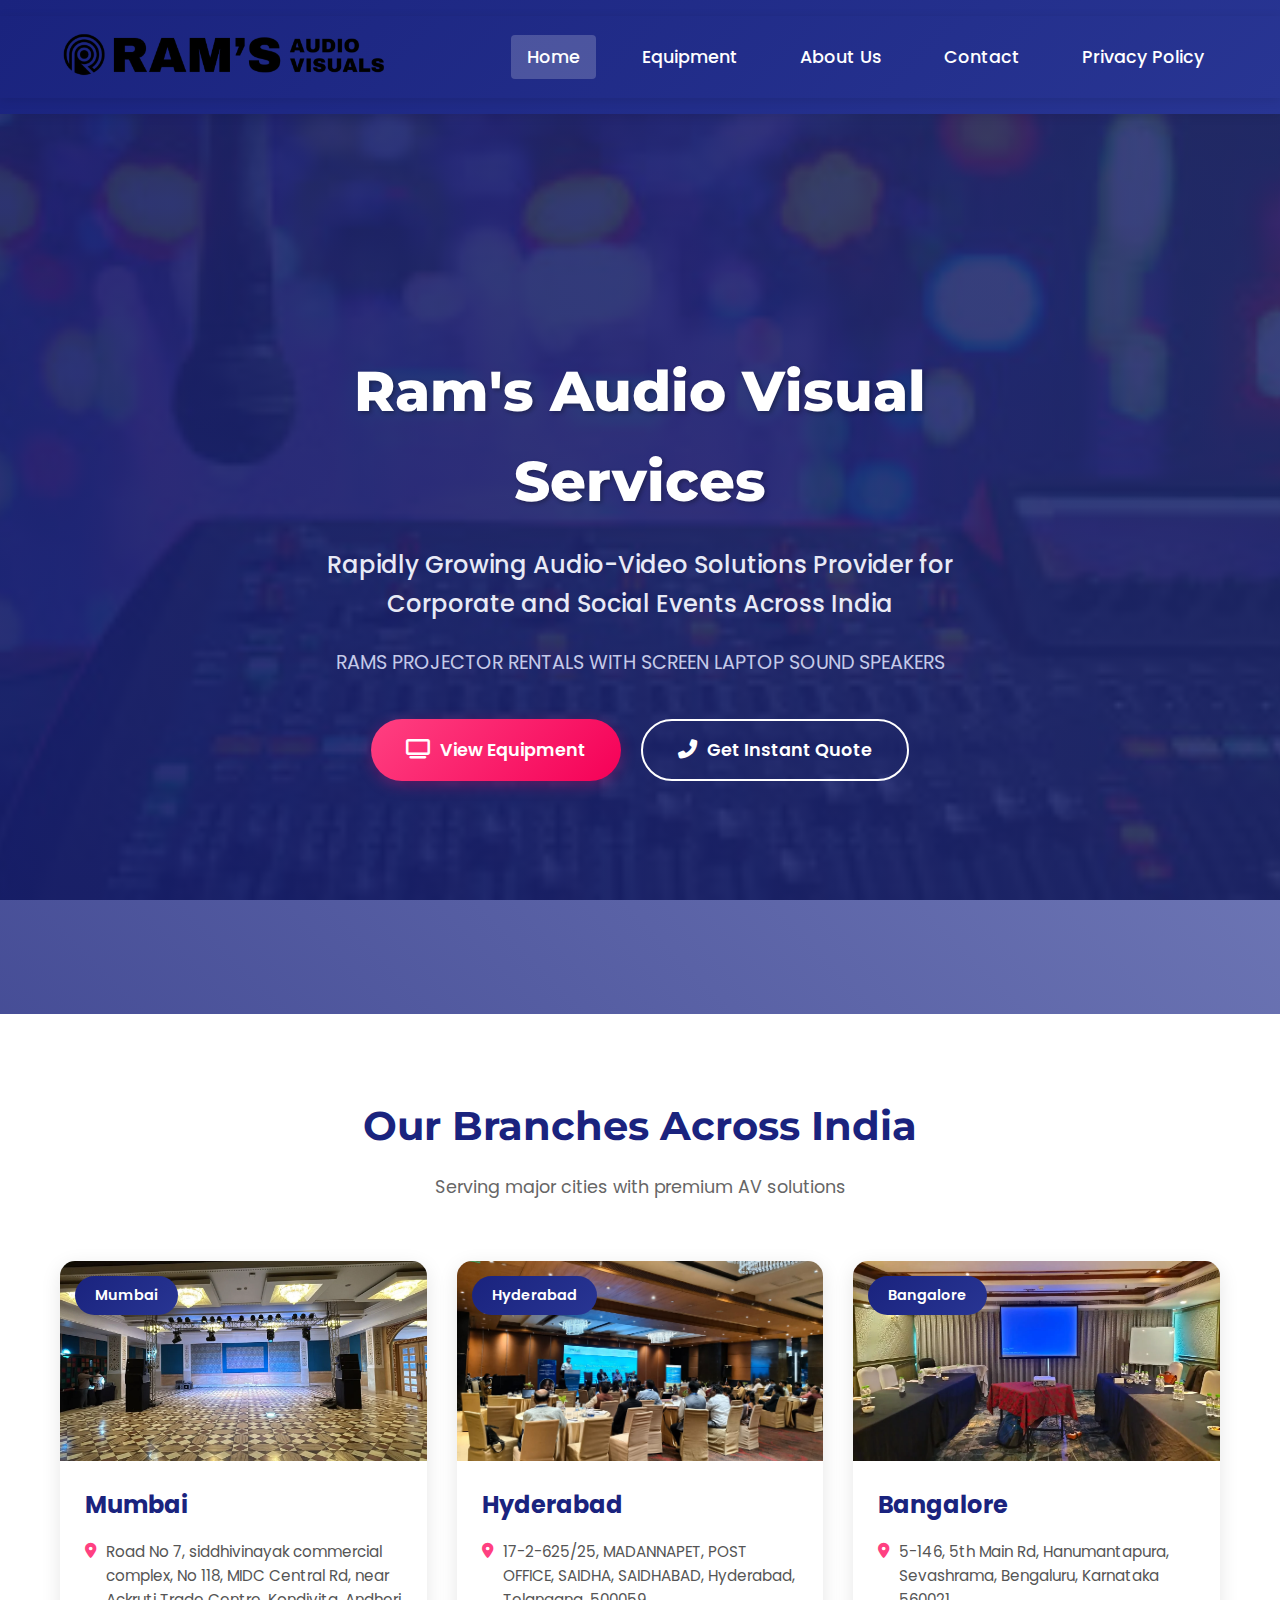
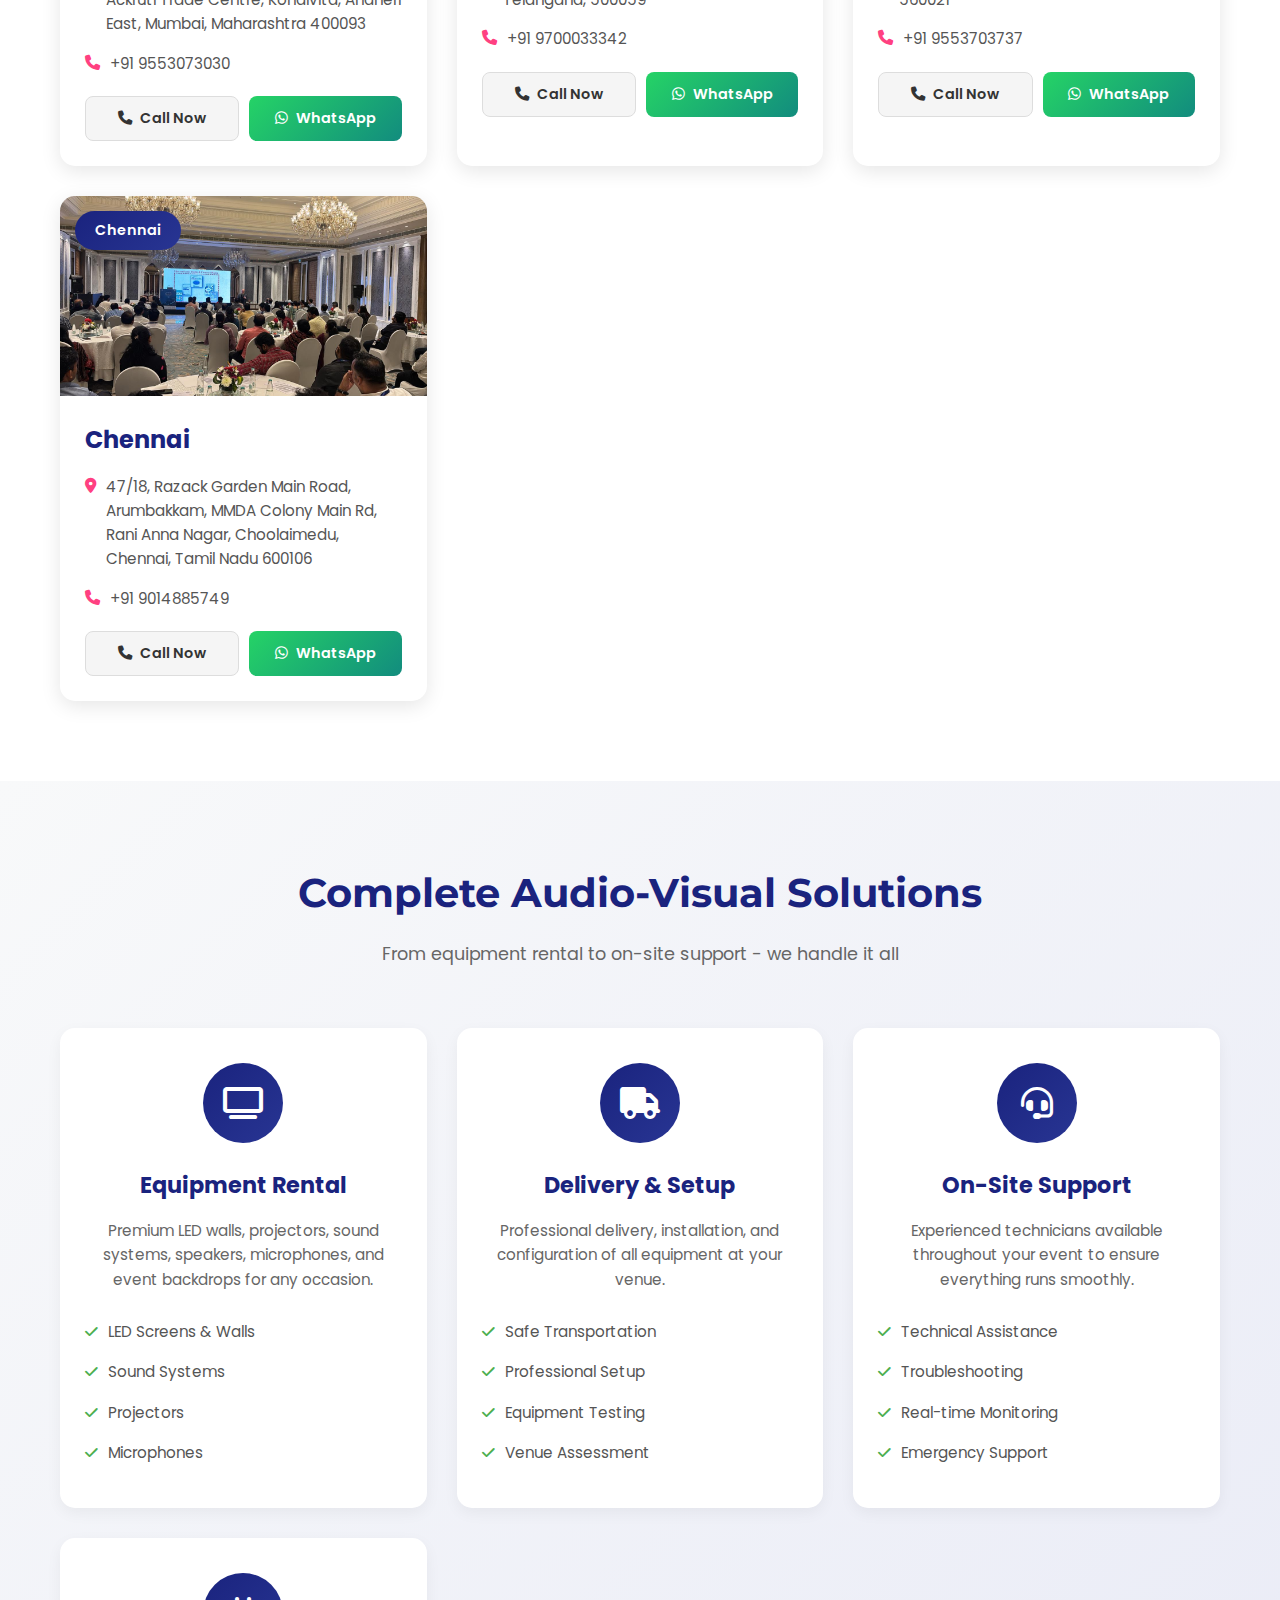
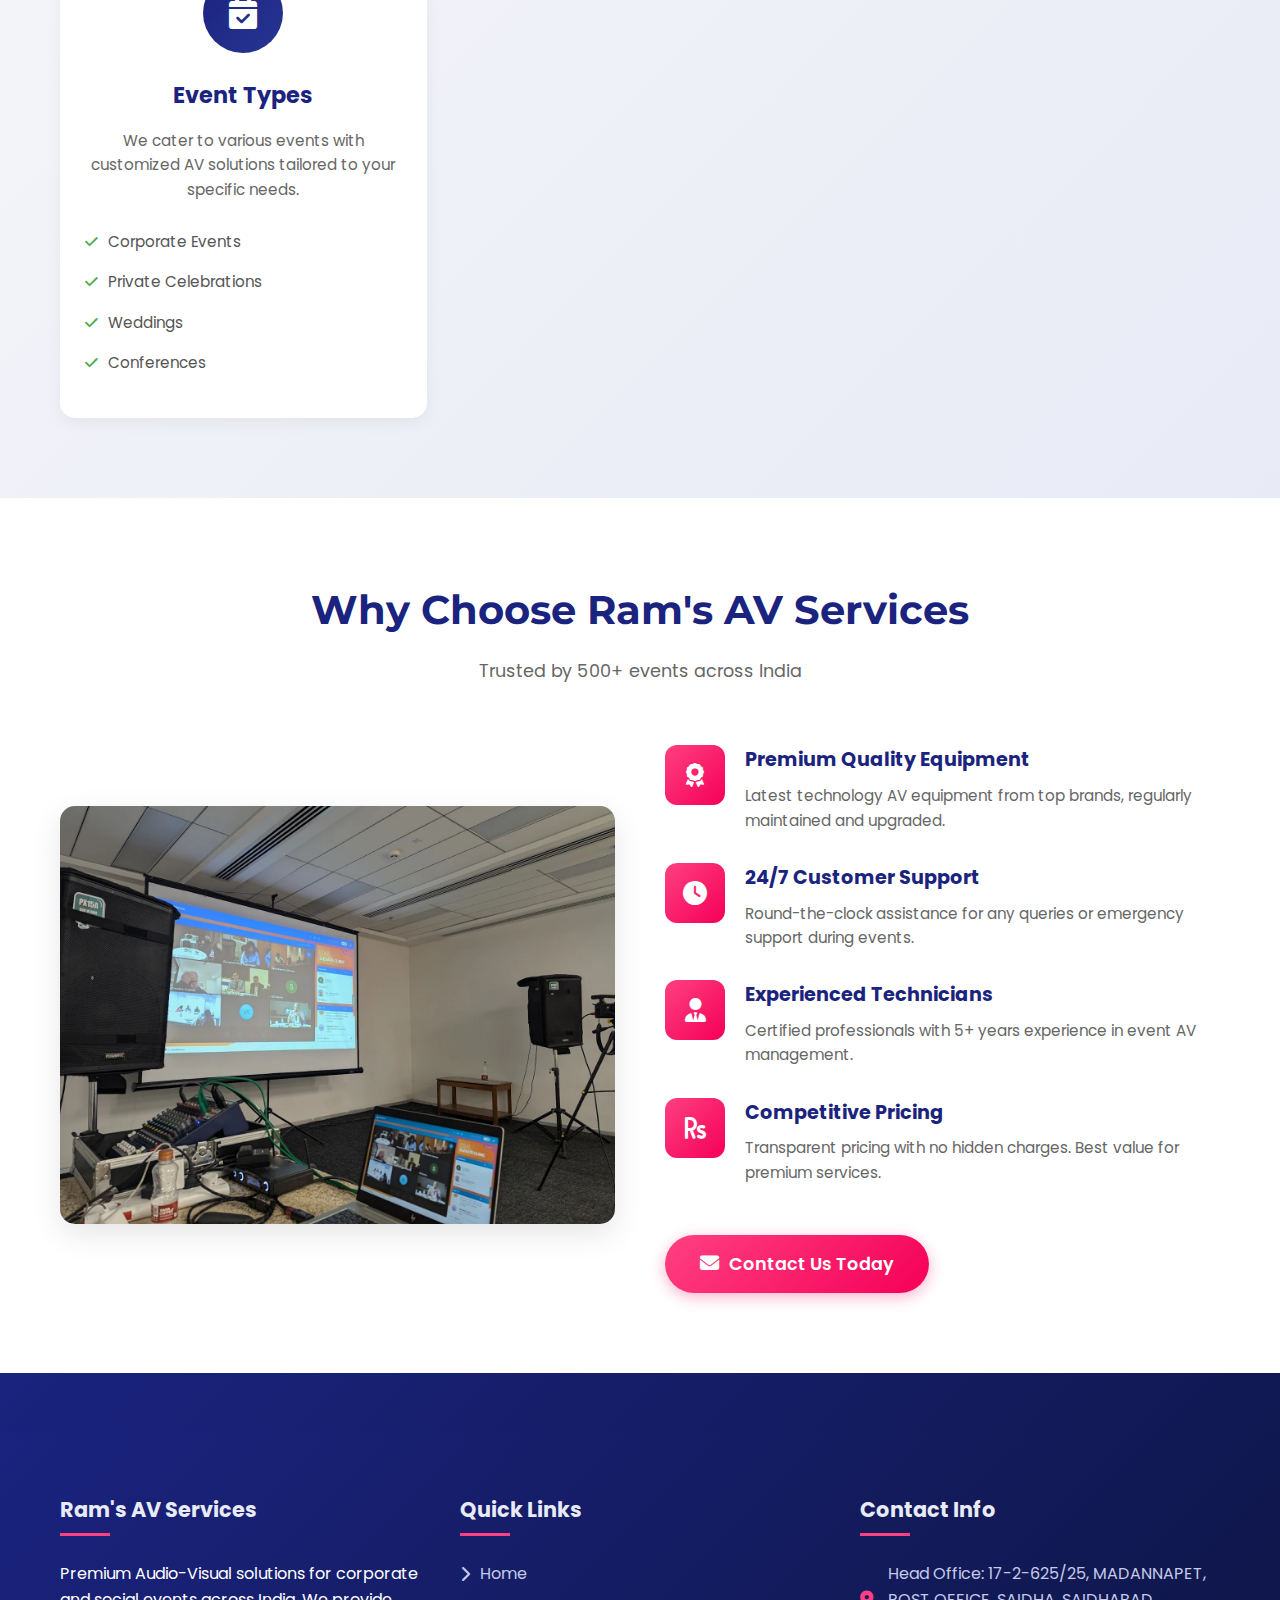
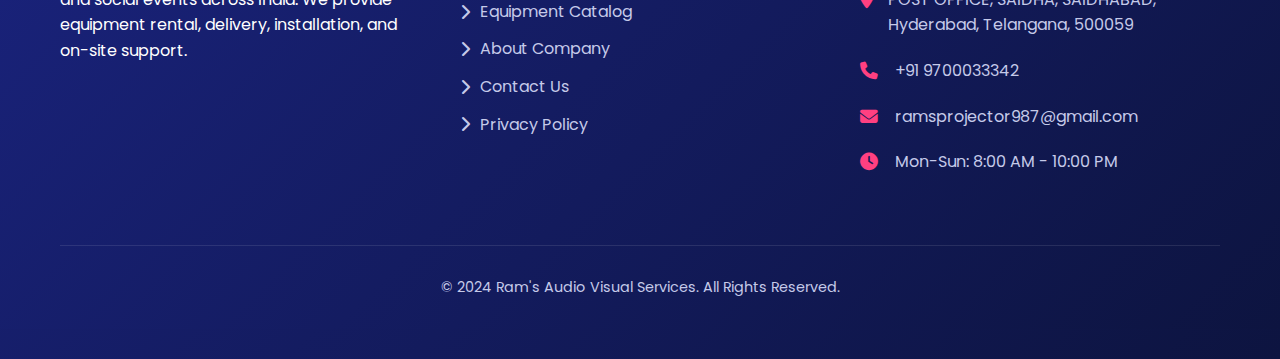
<file: index.html>
<!DOCTYPE html>
<html lang="en">
<head>
    <meta charset="UTF-8">
    <meta name="viewport" content="width=device-width, initial-scale=1.0">
    <title>Ram's Audio Visual Services | Premium AV Rentals in India</title>
    <link rel="stylesheet" href="style.css">
    <link rel="stylesheet" href="https://cdnjs.cloudflare.com/ajax/libs/font-awesome/6.4.0/css/all.min.css">
    <link href="https://fonts.googleapis.com/css2?family=Poppins:wght@300;400;500;600;700&family=Montserrat:wght@700;800&display=swap" rel="stylesheet">
    <!-- removed generic logo favicon to avoid overriding dedicated favicon files -->
    <link rel="apple-touch-icon" sizes="180x180" href="images/apple-touch-icon.png">
    <link rel="icon" type="image/png" sizes="32x32" href="images/favicon-32x32.png">
    <link rel="icon" type="image/png" sizes="16x16" href="images/favicon-16x16.png">
    <link rel="manifest" href="images/site.webmanifest">
</head>
<body>
    <!-- Header will be loaded via JavaScript -->
    <div id="header"></div>

    <!-- Section 1: Hero Section -->
    <section class="hero-section">
        <div class="hero-overlay"></div>
        <div class="container">
            <div class="hero-content">
                <h1 class="hero-title">Ram's Audio Visual Services</h1>
                <p class="hero-tagline">Rapidly Growing Audio-Video Solutions Provider for Corporate and Social Events Across India</p>
                <p class="hero-description">RAMS PROJECTOR RENTALS WITH SCREEN LAPTOP SOUND SPEAKERS</p>
                <div class="hero-buttons">
                    <a href="equipment.html" class="btn btn-primary">
                        <i class="fas fa-tv"></i> View Equipment
                    </a>
                    <a href="contact.html" class="btn btn-secondary">
                        <i class="fas fa-phone-alt"></i> Get Instant Quote
                    </a>
                </div>
            </div>
        </div>
    </section>

    <!-- Section 2: Our Branches -->
    <section class="branches-section">
        <div class="container">
            <div class="section-header">
                <h2>Our Branches Across India</h2>
                <p class="section-subtitle">Serving major cities with premium AV solutions</p>
            </div>
            
            <div class="branches-grid">
                <!-- Mumbai Card -->
                <div class="branch-card">
                    <div class="branch-image">
                        <img src="images/mum.webp" alt="Mumbai Branch">
                        <div class="city-badge">Mumbai</div>
                    </div>
                    <div class="branch-content">
                        <h3>Mumbai</h3>
                        <p class="branch-address">
                            <i class="fas fa-map-marker-alt"></i>
                            Road No 7, siddhivinayak commercial complex, No 118, MIDC Central Rd, near Ackruti Trade Centre, Kondivita, Andheri East, Mumbai, Maharashtra 400093
                        </p>
                        <p class="branch-phone">
                            <i class="fas fa-phone"></i>
                            +91 9553073030
                        </p>
                        <div class="branch-actions">
                            <a href="tel:+919553073030" class="action-btn call-btn">
                                <i class="fas fa-phone"></i> Call Now
                            </a>
                            <a href="https://wa.me/9553073030" target="_blank" class="action-btn whatsapp-btn">
                                <i class="fab fa-whatsapp"></i> WhatsApp
                            </a>
                        </div>
                    </div>
                </div>

                <!-- Hyderabad Card -->
                <div class="branch-card">
                    <div class="branch-image">
                        <img src="images/hyd.jpg" alt="Hyderabad Branch">
                        <div class="city-badge">Hyderabad</div>
                    </div>
                    <div class="branch-content">
                        <h3>Hyderabad</h3>
                        <p class="branch-address">
                            <i class="fas fa-map-marker-alt"></i>
                            17-2-625/25, MADANNAPET, POST OFFICE, SAIDHA, SAIDHABAD, Hyderabad, Telangana, 500059
                        </p>
                        <p class="branch-phone">
                            <i class="fas fa-phone"></i>
                            +91 9700033342
                        </p>
                        <div class="branch-actions">
                            <a href="tel:+919700033342" class="action-btn call-btn">
                                <i class="fas fa-phone"></i> Call Now
                            </a>
                            <a href="https://wa.me/919700033342" target="_blank" class="action-btn whatsapp-btn">
                                <i class="fab fa-whatsapp"></i> WhatsApp
                            </a>
                        </div>
                    </div>
                </div>

                <!-- Bangalore Card -->
                <div class="branch-card">
                    <div class="branch-image">
                        <img src="images/blr.webp" alt="Bangalore Branch">
                        <div class="city-badge">Bangalore</div>
                    </div>
                    <div class="branch-content">
                        <h3>Bangalore</h3>
                        <p class="branch-address">
                            <i class="fas fa-map-marker-alt"></i>
                             5-146, 5th Main Rd, Hanumantapura, Sevashrama, Bengaluru, Karnataka 560021
                        </p>
                        <p class="branch-phone">
                            <i class="fas fa-phone"></i>
                            +91 9553703737
                        </p>
                        <div class="branch-actions">
                            <a href="tel:+919553703737" class="action-btn call-btn">
                                <i class="fas fa-phone"></i> Call Now
                            </a>
                            <a href="https://wa.me/919553703737" target="_blank" class="action-btn whatsapp-btn">
                                <i class="fab fa-whatsapp"></i> WhatsApp
                            </a>
                        </div>
                    </div>
                </div>

                <!-- Chennai Card -->
                <div class="branch-card">
                    <div class="branch-image">
                        <img src="images/chenn.jpg" alt="Chennai Branch">
                        <div class="city-badge">Chennai</div>
                    </div>
                    <div class="branch-content">
                        <h3>Chennai</h3>
                        <p class="branch-address">
                            <i class="fas fa-map-marker-alt"></i>
                            47/18, Razack Garden Main Road, Arumbakkam, MMDA Colony Main Rd, Rani Anna Nagar, Choolaimedu, Chennai, Tamil Nadu 600106
                        </p>
                        <p class="branch-phone">
                            <i class="fas fa-phone"></i>
                            +91 9014885749
                        </p>
                        <div class="branch-actions">
                            <a href="tel:+919014885749" class="action-btn call-btn">
                                <i class="fas fa-phone"></i> Call Now
                            </a>
                            <a href="https://wa.me/919014885749" target="_blank" class="action-btn whatsapp-btn">
                                <i class="fab fa-whatsapp"></i> WhatsApp
                            </a>
                        </div>
                    </div>
                </div>
            </div>
        </div>
    </section>

    <!-- Section 3: Our Services -->
    <section class="services-section">
        <div class="container">
            <div class="section-header">
                <h2>Complete Audio-Visual Solutions</h2>
                <p class="section-subtitle">From equipment rental to on-site support - we handle it all</p>
            </div>
            
            <div class="services-grid">
                <div class="service-card">
                    <div class="service-icon">
                        <i class="fas fa-tv"></i>
                    </div>
                    <h3>Equipment Rental</h3>
                    <p>Premium LED walls, projectors, sound systems, speakers, microphones, and event backdrops for any occasion.</p>
                    <ul class="service-list">
                        <li><i class="fas fa-check"></i> LED Screens & Walls</li>
                        <li><i class="fas fa-check"></i> Sound Systems</li>
                        <li><i class="fas fa-check"></i> Projectors</li>
                        <li><i class="fas fa-check"></i> Microphones</li>
                    </ul>
                </div>

                <div class="service-card">
                    <div class="service-icon">
                        <i class="fas fa-truck"></i>
                    </div>
                    <h3>Delivery & Setup</h3>
                    <p>Professional delivery, installation, and configuration of all equipment at your venue.</p>
                    <ul class="service-list">
                        <li><i class="fas fa-check"></i> Safe Transportation</li>
                        <li><i class="fas fa-check"></i> Professional Setup</li>
                        <li><i class="fas fa-check"></i> Equipment Testing</li>
                        <li><i class="fas fa-check"></i> Venue Assessment</li>
                    </ul>
                </div>

                <div class="service-card">
                    <div class="service-icon">
                        <i class="fas fa-headset"></i>
                    </div>
                    <h3>On-Site Support</h3>
                    <p>Experienced technicians available throughout your event to ensure everything runs smoothly.</p>
                    <ul class="service-list">
                        <li><i class="fas fa-check"></i> Technical Assistance</li>
                        <li><i class="fas fa-check"></i> Troubleshooting</li>
                        <li><i class="fas fa-check"></i> Real-time Monitoring</li>
                        <li><i class="fas fa-check"></i> Emergency Support</li>
                    </ul>
                </div>

                <div class="service-card">
                    <div class="service-icon">
                        <i class="fas fa-calendar-check"></i>
                    </div>
                    <h3>Event Types</h3>
                    <p>We cater to various events with customized AV solutions tailored to your specific needs.</p>
                    <ul class="service-list">
                        <li><i class="fas fa-check"></i> Corporate Events</li>
                        <li><i class="fas fa-check"></i> Private Celebrations</li>
                        <li><i class="fas fa-check"></i> Weddings</li>
                        <li><i class="fas fa-check"></i> Conferences</li>
                    </ul>
                </div>
            </div>
        </div>
    </section>

    <!-- Section 4: Why Choose Us -->
    <section class="whyus-section">
        <div class="container">
            <div class="section-header">
                <h2>Why Choose Ram's AV Services</h2>
                <p class="section-subtitle">Trusted by 500+ events across India</p>
            </div>
            
            <div class="whyus-content">
                <div class="whyus-image">
                    <img src="images/service-support.webp" alt="Our Support Team">
                </div>
                
                <div class="whyus-features">
                    <div class="feature">
                        <div class="feature-icon">
                            <i class="fas fa-award"></i>
                        </div>
                        <div class="feature-text">
                            <h3>Premium Quality Equipment</h3>
                            <p>Latest technology AV equipment from top brands, regularly maintained and upgraded.</p>
                        </div>
                    </div>
                    
                    <div class="feature">
                        <div class="feature-icon">
                            <i class="fas fa-clock"></i>
                        </div>
                        <div class="feature-text">
                            <h3>24/7 Customer Support</h3>
                            <p>Round-the-clock assistance for any queries or emergency support during events.</p>
                        </div>
                    </div>
                    
                    <div class="feature">
                        <div class="feature-icon">
                            <i class="fas fa-user-tie"></i>
                        </div>
                        <div class="feature-text">
                            <h3>Experienced Technicians</h3>
                            <p>Certified professionals with 5+ years experience in event AV management.</p>
                        </div>
                    </div>
                    
                    <div class="feature">
                        <div class="feature-icon">
                            <i class="fas fa-rupee-sign"></i>
                        </div>
                        <div class="feature-text">
                            <h3>Competitive Pricing</h3>
                            <p>Transparent pricing with no hidden charges. Best value for premium services.</p>
                        </div>
                    </div>
                    
                    <a href="contact.html" class="btn btn-primary">
                        <i class="fas fa-envelope"></i> Contact Us Today
                    </a>
                </div>
            </div>
        </div>
    </section>

    <!-- Footer will be loaded via JavaScript -->
    <div id="footer"></div>

    <script src="script.js"></script>
</body>
</html>
</file>
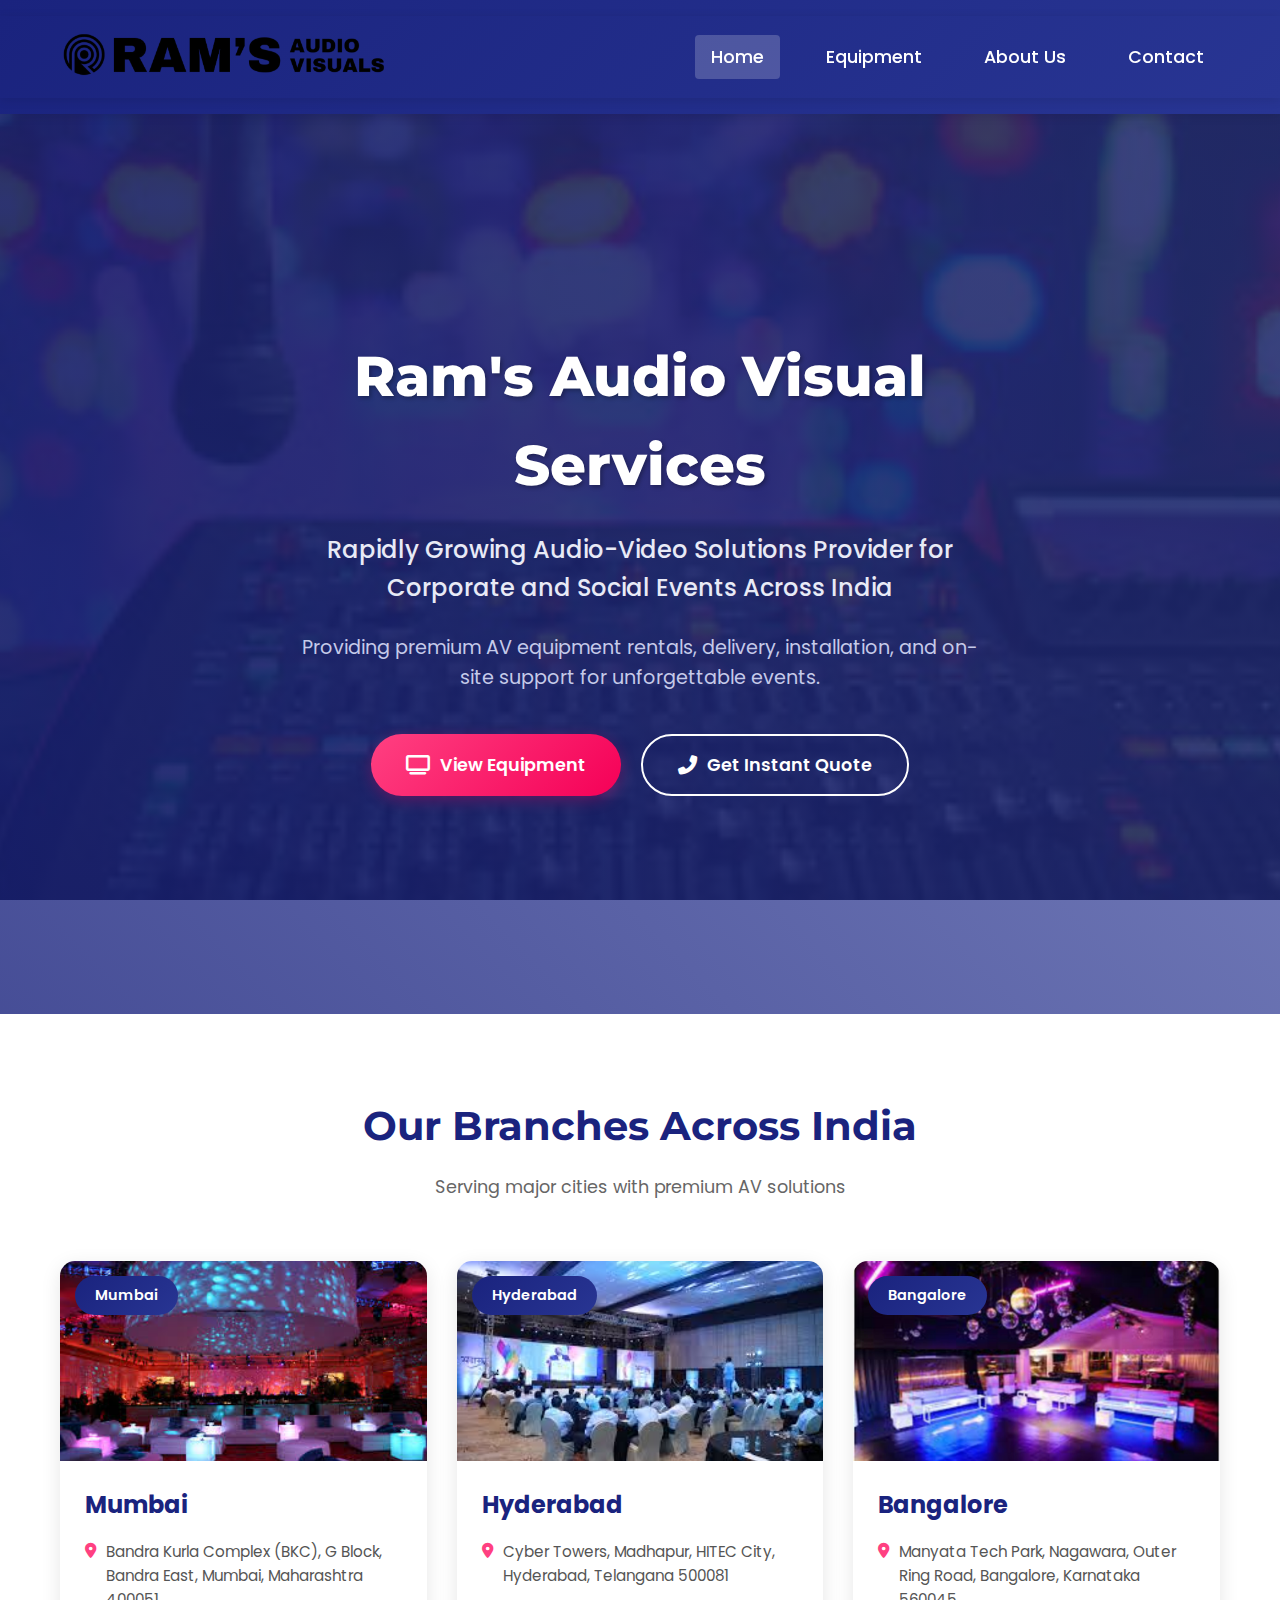
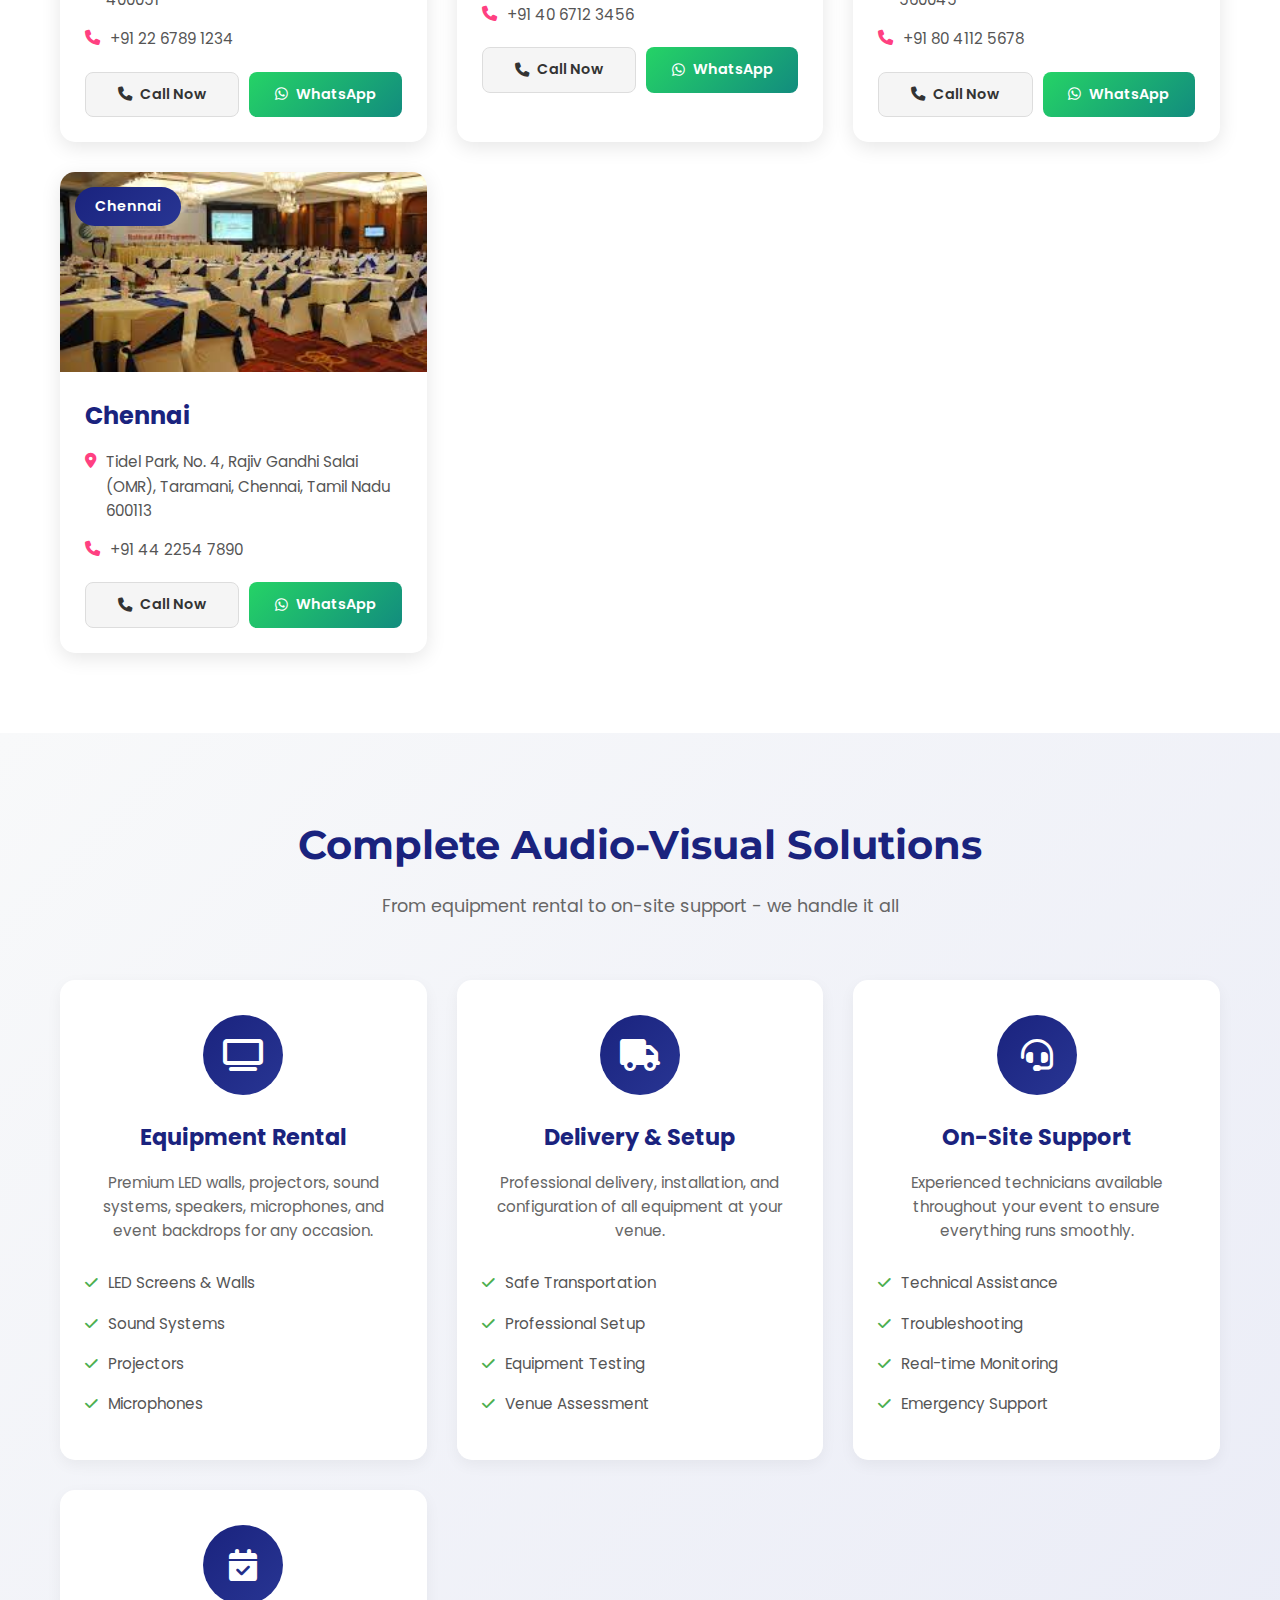
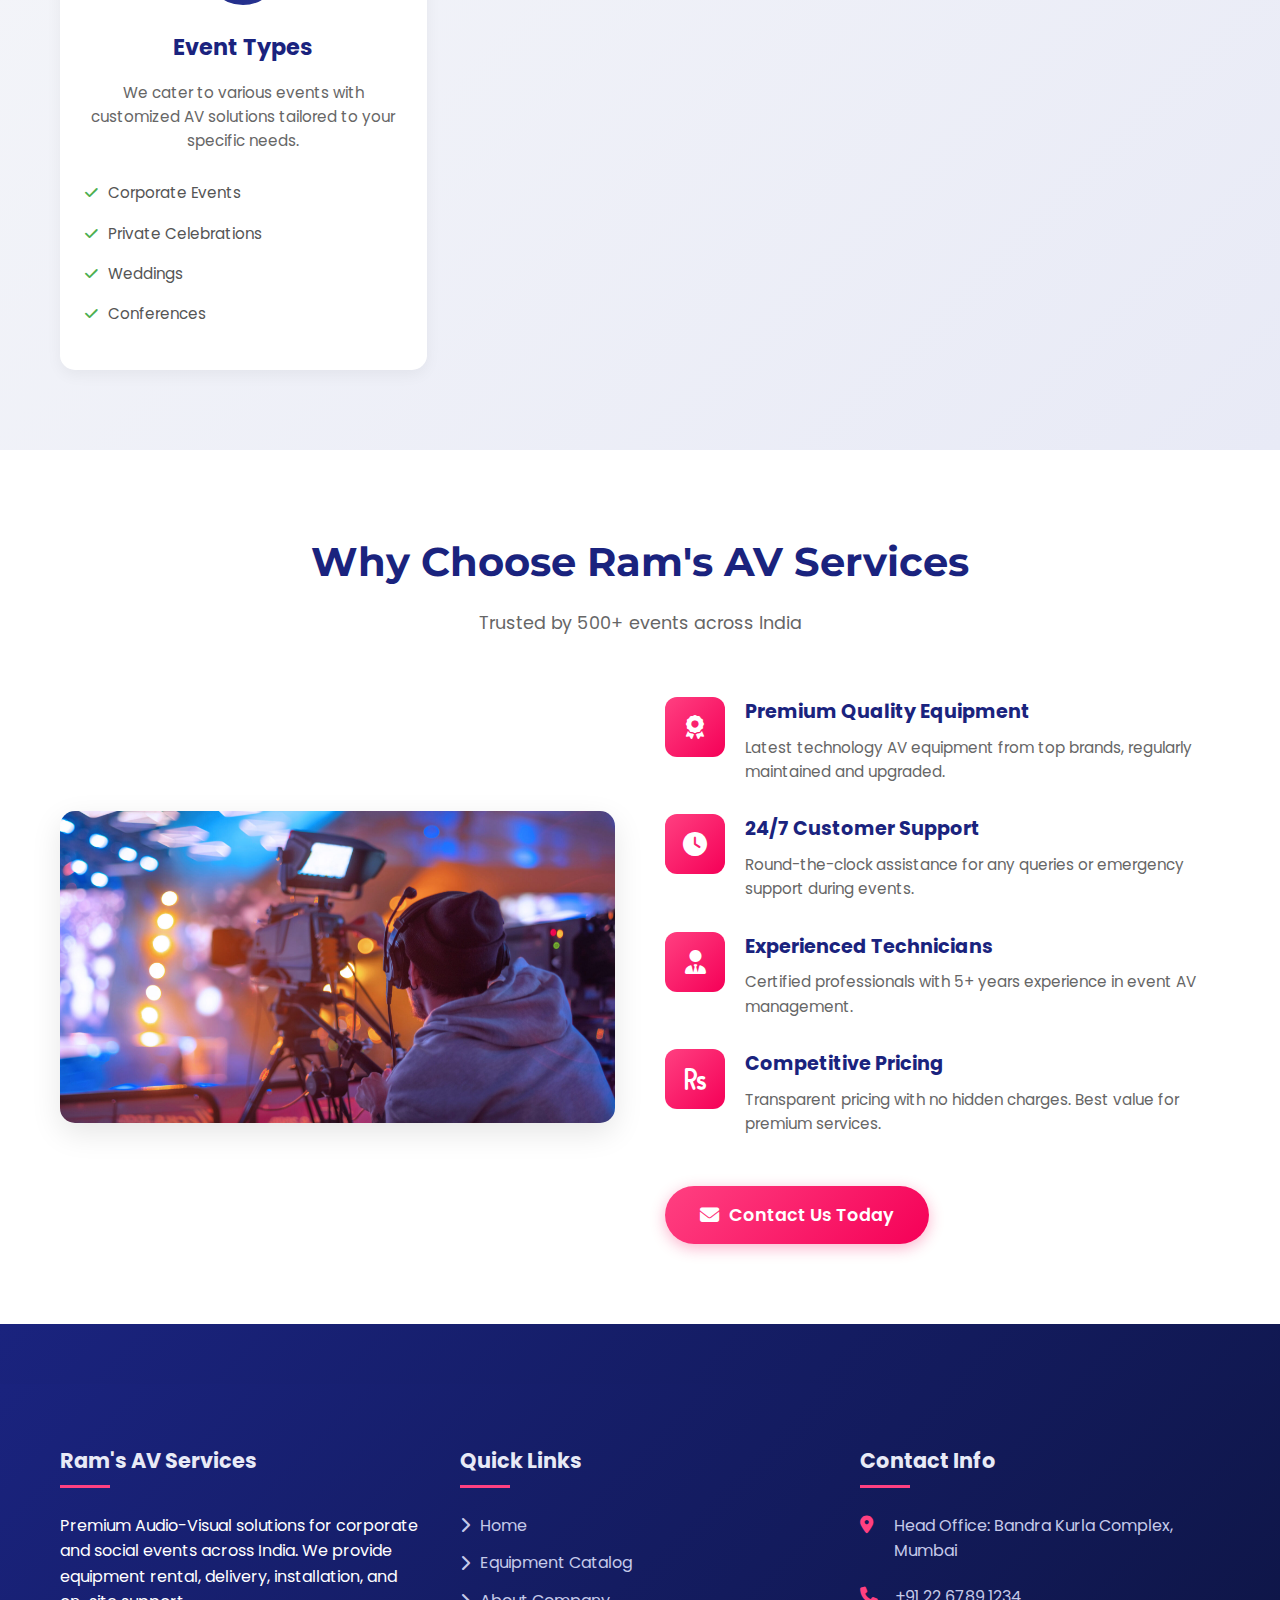
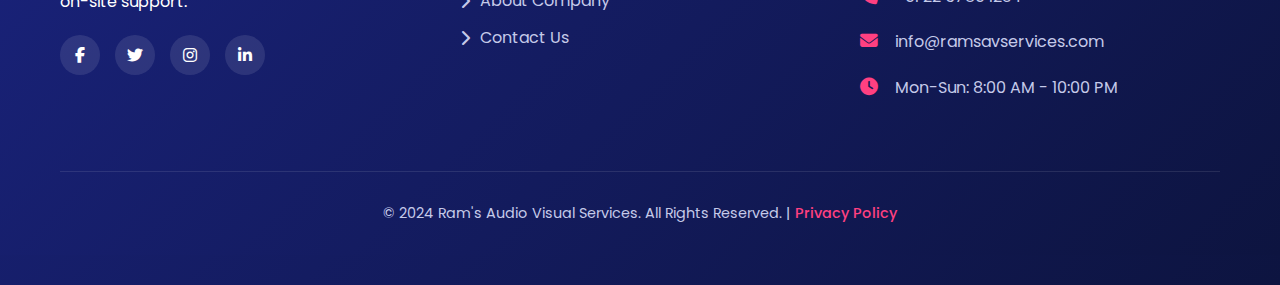
<file: ram dummy/index.html>
<!DOCTYPE html>
<html lang="en">
<head>
    <meta charset="UTF-8">
    <meta name="viewport" content="width=device-width, initial-scale=1.0">
    <title>Ram's Audio Visual Services | Premium AV Rentals in India</title>
    <link rel="stylesheet" href="style.css">
    <link rel="stylesheet" href="https://cdnjs.cloudflare.com/ajax/libs/font-awesome/6.4.0/css/all.min.css">
    <link href="https://fonts.googleapis.com/css2?family=Poppins:wght@300;400;500;600;700&family=Montserrat:wght@700;800&display=swap" rel="stylesheet">
    <link rel="icon" type="image/png" href="images/logo.png">
</head>
<body>
    <!-- Header will be loaded via JavaScript -->
    <div id="header"></div>

    <!-- Section 1: Hero Section -->
    <section class="hero-section">
        <div class="hero-overlay"></div>
        <div class="container">
            <div class="hero-content">
                <h1 class="hero-title">Ram's Audio Visual Services</h1>
                <p class="hero-tagline">Rapidly Growing Audio-Video Solutions Provider for Corporate and Social Events Across India</p>
                <p class="hero-description">Providing premium AV equipment rentals, delivery, installation, and on-site support for unforgettable events.</p>
                <div class="hero-buttons">
                    <a href="equipment.html" class="btn btn-primary">
                        <i class="fas fa-tv"></i> View Equipment
                    </a>
                    <a href="contact.html" class="btn btn-secondary">
                        <i class="fas fa-phone-alt"></i> Get Instant Quote
                    </a>
                </div>
            </div>
        </div>
    </section>

    <!-- Section 2: Our Branches -->
    <section class="branches-section">
        <div class="container">
            <div class="section-header">
                <h2>Our Branches Across India</h2>
                <p class="section-subtitle">Serving major cities with premium AV solutions</p>
            </div>
            
            <div class="branches-grid">
                <!-- Mumbai Card -->
                <div class="branch-card">
                    <div class="branch-image">
                        <img src="images/mum.jpeg" alt="Mumbai Branch">
                        <div class="city-badge">Mumbai</div>
                    </div>
                    <div class="branch-content">
                        <h3>Mumbai</h3>
                        <p class="branch-address">
                            <i class="fas fa-map-marker-alt"></i>
                            Bandra Kurla Complex (BKC), G Block, Bandra East, Mumbai, Maharashtra 400051
                        </p>
                        <p class="branch-phone">
                            <i class="fas fa-phone"></i>
                            +91 22 6789 1234
                        </p>
                        <div class="branch-actions">
                            <a href="tel:+912267891234" class="action-btn call-btn">
                                <i class="fas fa-phone"></i> Call Now
                            </a>
                            <a href="https://wa.me/912267891234" target="_blank" class="action-btn whatsapp-btn">
                                <i class="fab fa-whatsapp"></i> WhatsApp
                            </a>
                        </div>
                    </div>
                </div>

                <!-- Hyderabad Card -->
                <div class="branch-card">
                    <div class="branch-image">
                        <img src="images/hyd.jpeg" alt="Hyderabad Branch">
                        <div class="city-badge">Hyderabad</div>
                    </div>
                    <div class="branch-content">
                        <h3>Hyderabad</h3>
                        <p class="branch-address">
                            <i class="fas fa-map-marker-alt"></i>
                            Cyber Towers, Madhapur, HITEC City, Hyderabad, Telangana 500081
                        </p>
                        <p class="branch-phone">
                            <i class="fas fa-phone"></i>
                            +91 40 6712 3456
                        </p>
                        <div class="branch-actions">
                            <a href="tel:+914067123456" class="action-btn call-btn">
                                <i class="fas fa-phone"></i> Call Now
                            </a>
                            <a href="https://wa.me/914067123456" target="_blank" class="action-btn whatsapp-btn">
                                <i class="fab fa-whatsapp"></i> WhatsApp
                            </a>
                        </div>
                    </div>
                </div>

                <!-- Bangalore Card -->
                <div class="branch-card">
                    <div class="branch-image">
                        <img src="images/blr.jpg" alt="Bangalore Branch">
                        <div class="city-badge">Bangalore</div>
                    </div>
                    <div class="branch-content">
                        <h3>Bangalore</h3>
                        <p class="branch-address">
                            <i class="fas fa-map-marker-alt"></i>
                            Manyata Tech Park, Nagawara, Outer Ring Road, Bangalore, Karnataka 560045
                        </p>
                        <p class="branch-phone">
                            <i class="fas fa-phone"></i>
                            +91 80 4112 5678
                        </p>
                        <div class="branch-actions">
                            <a href="tel:+918041125678" class="action-btn call-btn">
                                <i class="fas fa-phone"></i> Call Now
                            </a>
                            <a href="https://wa.me/918041125678" target="_blank" class="action-btn whatsapp-btn">
                                <i class="fab fa-whatsapp"></i> WhatsApp
                            </a>
                        </div>
                    </div>
                </div>

                <!-- Chennai Card -->
                <div class="branch-card">
                    <div class="branch-image">
                        <img src="images/chenn.jpeg" alt="Chennai Branch">
                        <div class="city-badge">Chennai</div>
                    </div>
                    <div class="branch-content">
                        <h3>Chennai</h3>
                        <p class="branch-address">
                            <i class="fas fa-map-marker-alt"></i>
                            Tidel Park, No. 4, Rajiv Gandhi Salai (OMR), Taramani, Chennai, Tamil Nadu 600113
                        </p>
                        <p class="branch-phone">
                            <i class="fas fa-phone"></i>
                            +91 44 2254 7890
                        </p>
                        <div class="branch-actions">
                            <a href="tel:+914422547890" class="action-btn call-btn">
                                <i class="fas fa-phone"></i> Call Now
                            </a>
                            <a href="https://wa.me/914422547890" target="_blank" class="action-btn whatsapp-btn">
                                <i class="fab fa-whatsapp"></i> WhatsApp
                            </a>
                        </div>
                    </div>
                </div>
            </div>
        </div>
    </section>

    <!-- Section 3: Our Services -->
    <section class="services-section">
        <div class="container">
            <div class="section-header">
                <h2>Complete Audio-Visual Solutions</h2>
                <p class="section-subtitle">From equipment rental to on-site support - we handle it all</p>
            </div>
            
            <div class="services-grid">
                <div class="service-card">
                    <div class="service-icon">
                        <i class="fas fa-tv"></i>
                    </div>
                    <h3>Equipment Rental</h3>
                    <p>Premium LED walls, projectors, sound systems, speakers, microphones, and event backdrops for any occasion.</p>
                    <ul class="service-list">
                        <li><i class="fas fa-check"></i> LED Screens & Walls</li>
                        <li><i class="fas fa-check"></i> Sound Systems</li>
                        <li><i class="fas fa-check"></i> Projectors</li>
                        <li><i class="fas fa-check"></i> Microphones</li>
                    </ul>
                </div>

                <div class="service-card">
                    <div class="service-icon">
                        <i class="fas fa-truck"></i>
                    </div>
                    <h3>Delivery & Setup</h3>
                    <p>Professional delivery, installation, and configuration of all equipment at your venue.</p>
                    <ul class="service-list">
                        <li><i class="fas fa-check"></i> Safe Transportation</li>
                        <li><i class="fas fa-check"></i> Professional Setup</li>
                        <li><i class="fas fa-check"></i> Equipment Testing</li>
                        <li><i class="fas fa-check"></i> Venue Assessment</li>
                    </ul>
                </div>

                <div class="service-card">
                    <div class="service-icon">
                        <i class="fas fa-headset"></i>
                    </div>
                    <h3>On-Site Support</h3>
                    <p>Experienced technicians available throughout your event to ensure everything runs smoothly.</p>
                    <ul class="service-list">
                        <li><i class="fas fa-check"></i> Technical Assistance</li>
                        <li><i class="fas fa-check"></i> Troubleshooting</li>
                        <li><i class="fas fa-check"></i> Real-time Monitoring</li>
                        <li><i class="fas fa-check"></i> Emergency Support</li>
                    </ul>
                </div>

                <div class="service-card">
                    <div class="service-icon">
                        <i class="fas fa-calendar-check"></i>
                    </div>
                    <h3>Event Types</h3>
                    <p>We cater to various events with customized AV solutions tailored to your specific needs.</p>
                    <ul class="service-list">
                        <li><i class="fas fa-check"></i> Corporate Events</li>
                        <li><i class="fas fa-check"></i> Private Celebrations</li>
                        <li><i class="fas fa-check"></i> Weddings</li>
                        <li><i class="fas fa-check"></i> Conferences</li>
                    </ul>
                </div>
            </div>
        </div>
    </section>

    <!-- Section 4: Why Choose Us -->
    <section class="whyus-section">
        <div class="container">
            <div class="section-header">
                <h2>Why Choose Ram's AV Services</h2>
                <p class="section-subtitle">Trusted by 500+ events across India</p>
            </div>
            
            <div class="whyus-content">
                <div class="whyus-image">
                    <img src="images/service-support.jpg" alt="Our Support Team">
                </div>
                
                <div class="whyus-features">
                    <div class="feature">
                        <div class="feature-icon">
                            <i class="fas fa-award"></i>
                        </div>
                        <div class="feature-text">
                            <h3>Premium Quality Equipment</h3>
                            <p>Latest technology AV equipment from top brands, regularly maintained and upgraded.</p>
                        </div>
                    </div>
                    
                    <div class="feature">
                        <div class="feature-icon">
                            <i class="fas fa-clock"></i>
                        </div>
                        <div class="feature-text">
                            <h3>24/7 Customer Support</h3>
                            <p>Round-the-clock assistance for any queries or emergency support during events.</p>
                        </div>
                    </div>
                    
                    <div class="feature">
                        <div class="feature-icon">
                            <i class="fas fa-user-tie"></i>
                        </div>
                        <div class="feature-text">
                            <h3>Experienced Technicians</h3>
                            <p>Certified professionals with 5+ years experience in event AV management.</p>
                        </div>
                    </div>
                    
                    <div class="feature">
                        <div class="feature-icon">
                            <i class="fas fa-rupee-sign"></i>
                        </div>
                        <div class="feature-text">
                            <h3>Competitive Pricing</h3>
                            <p>Transparent pricing with no hidden charges. Best value for premium services.</p>
                        </div>
                    </div>
                    
                    <a href="contact.html" class="btn btn-primary">
                        <i class="fas fa-envelope"></i> Contact Us Today
                    </a>
                </div>
            </div>
        </div>
    </section>

    <!-- Footer will be loaded via JavaScript -->
    <div id="footer"></div>

    <!-- Privacy Policy Modal (Hidden by default) -->
    <div id="privacyModal" class="modal">
        <div class="modal-content">
            <span class="close-modal">&times;</span>
            <h2>Privacy Policy</h2>
            <div class="modal-body">
                <p><strong>Last Updated: March 2024</strong></p>
                
                <h3>1. Information We Collect</h3>
                <p>We collect information that you provide directly to us, including:</p>
                <ul>
                    <li>Name, email address, phone number</li>
                    <li>Event details and requirements</li>
                    <li>Billing and payment information</li>
                    <li>Communications with our team</li>
                </ul>
                
                <h3>2. How We Use Your Information</h3>
                <p>We use the information we collect to:</p>
                <ul>
                    <li>Provide, maintain, and improve our services</li>
                    <li>Process transactions and send related information</li>
                    <li>Respond to your comments and questions</li>
                    <li>Send you technical notices and support messages</li>
                </ul>
                
                <h3>3. Information Sharing</h3>
                <p>We do not sell, trade, or rent your personal information to third parties. We may share information only:</p>
                <ul>
                    <li>With your consent</li>
                    <li>To comply with legal obligations</li>
                    <li>To protect rights and safety</li>
                </ul>
                
                <h3>4. Data Security</h3>
                <p>We implement appropriate technical and organizational security measures to protect your personal information.</p>
                
                <h3>5. Contact Us</h3>
                <p>If you have any questions about this Privacy Policy, please contact us at:</p>
                <p>Email: privacy@ramsavservices.com<br>
                Phone: +91 22 6789 1234</p>
            </div>
        </div>
    </div>

    <script src="script.js"></script>
</body>
</html>
</file>
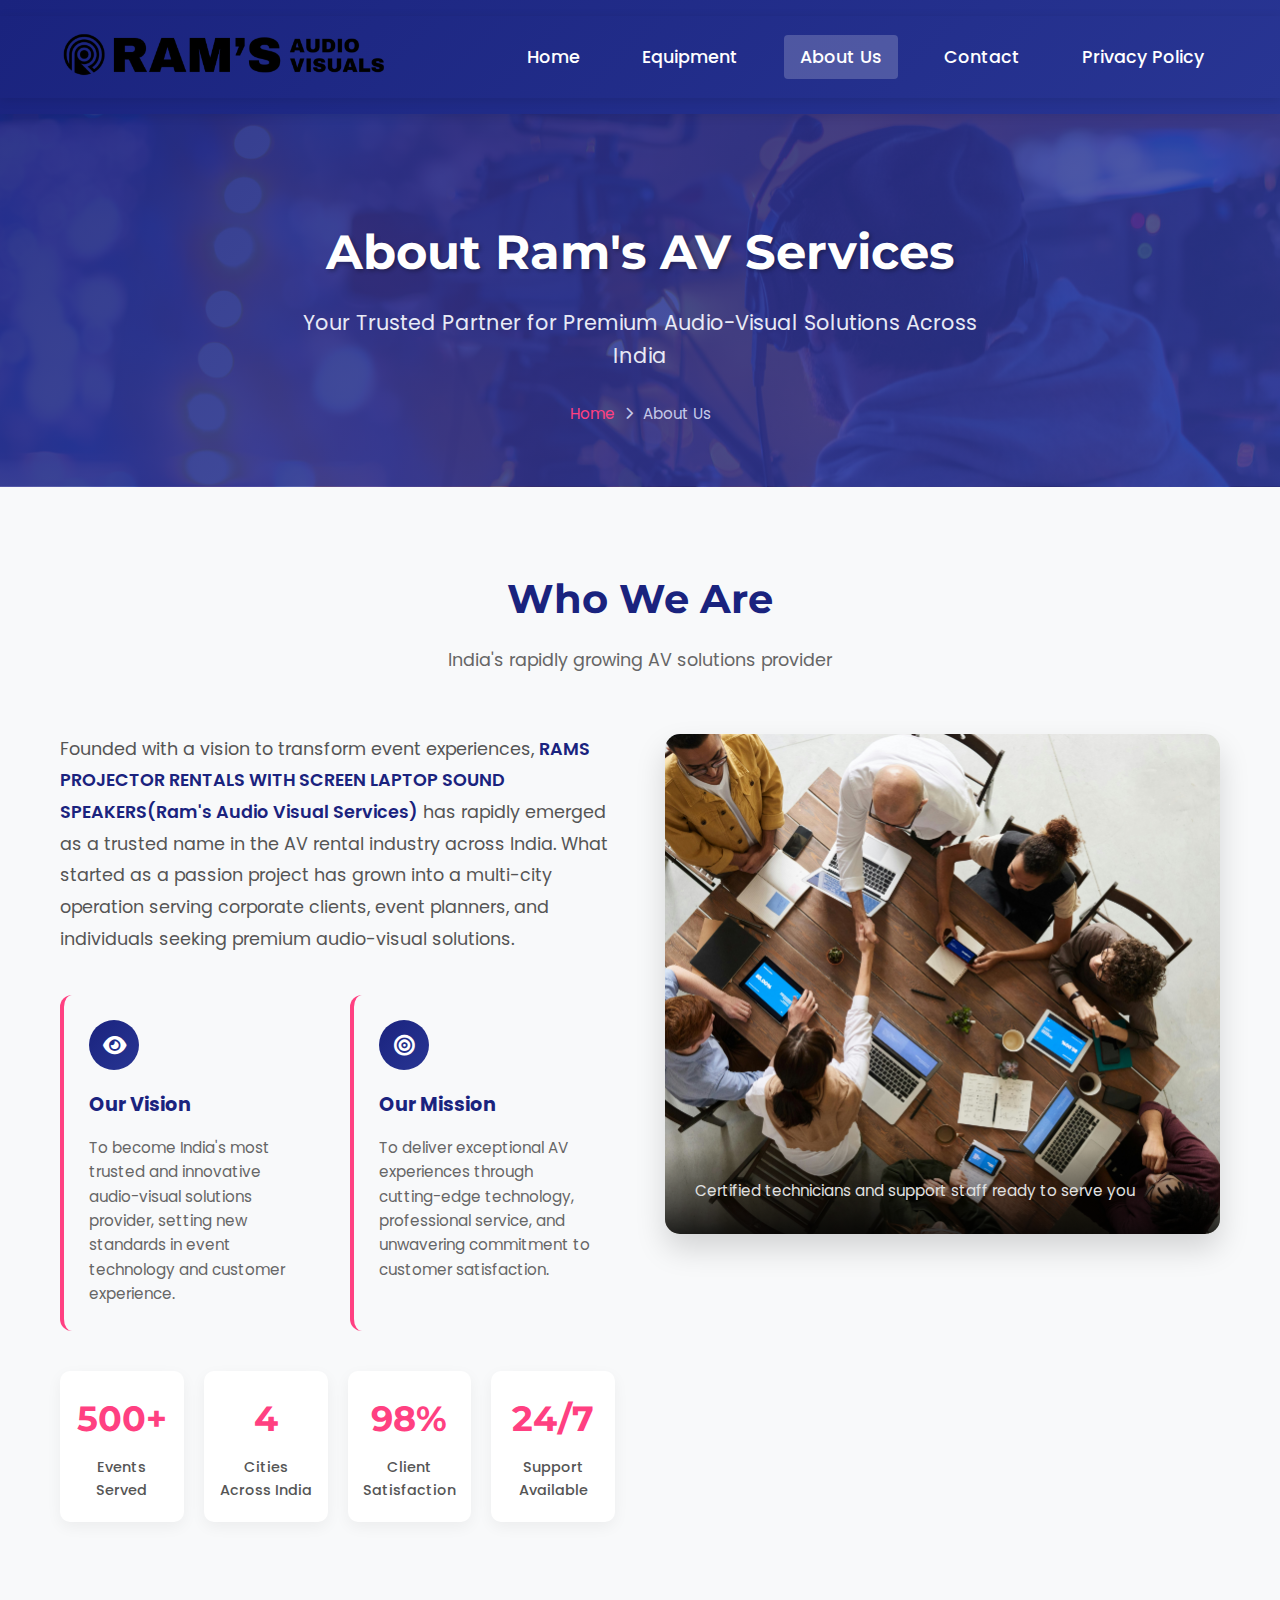
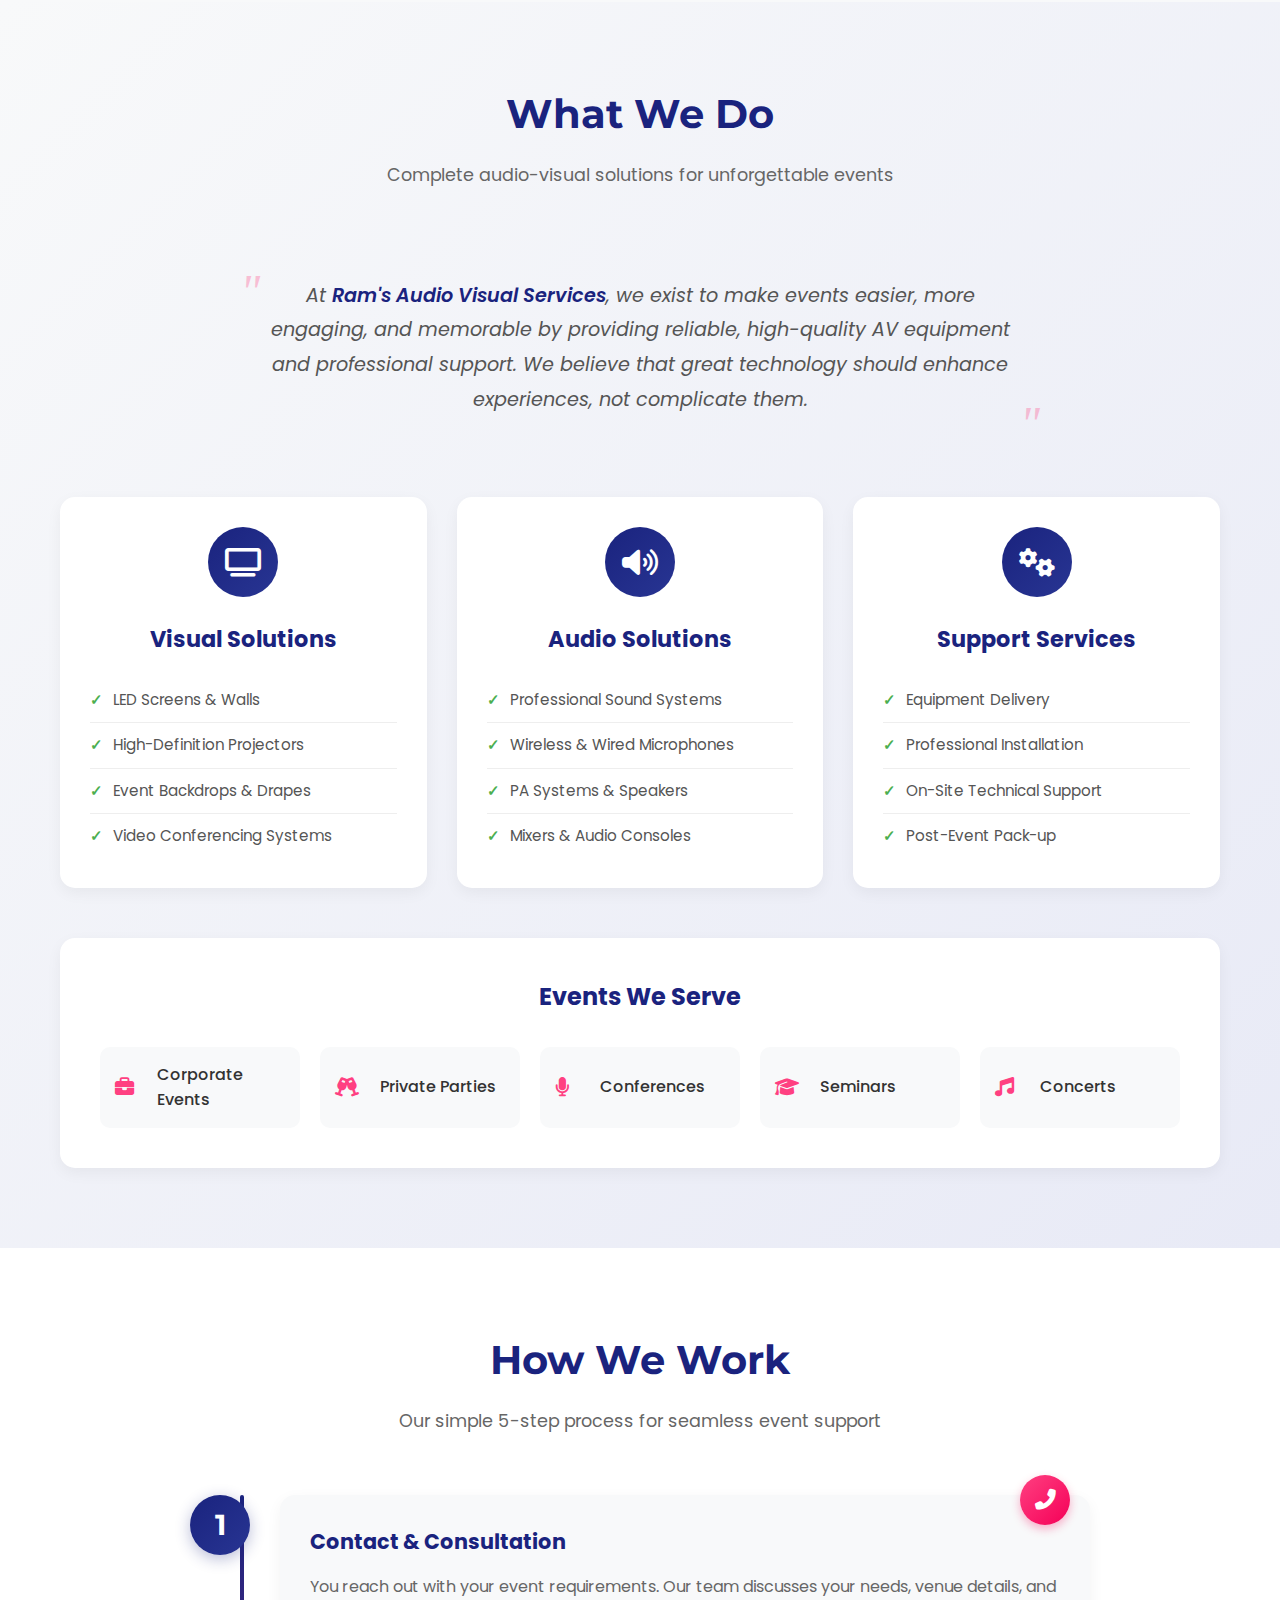
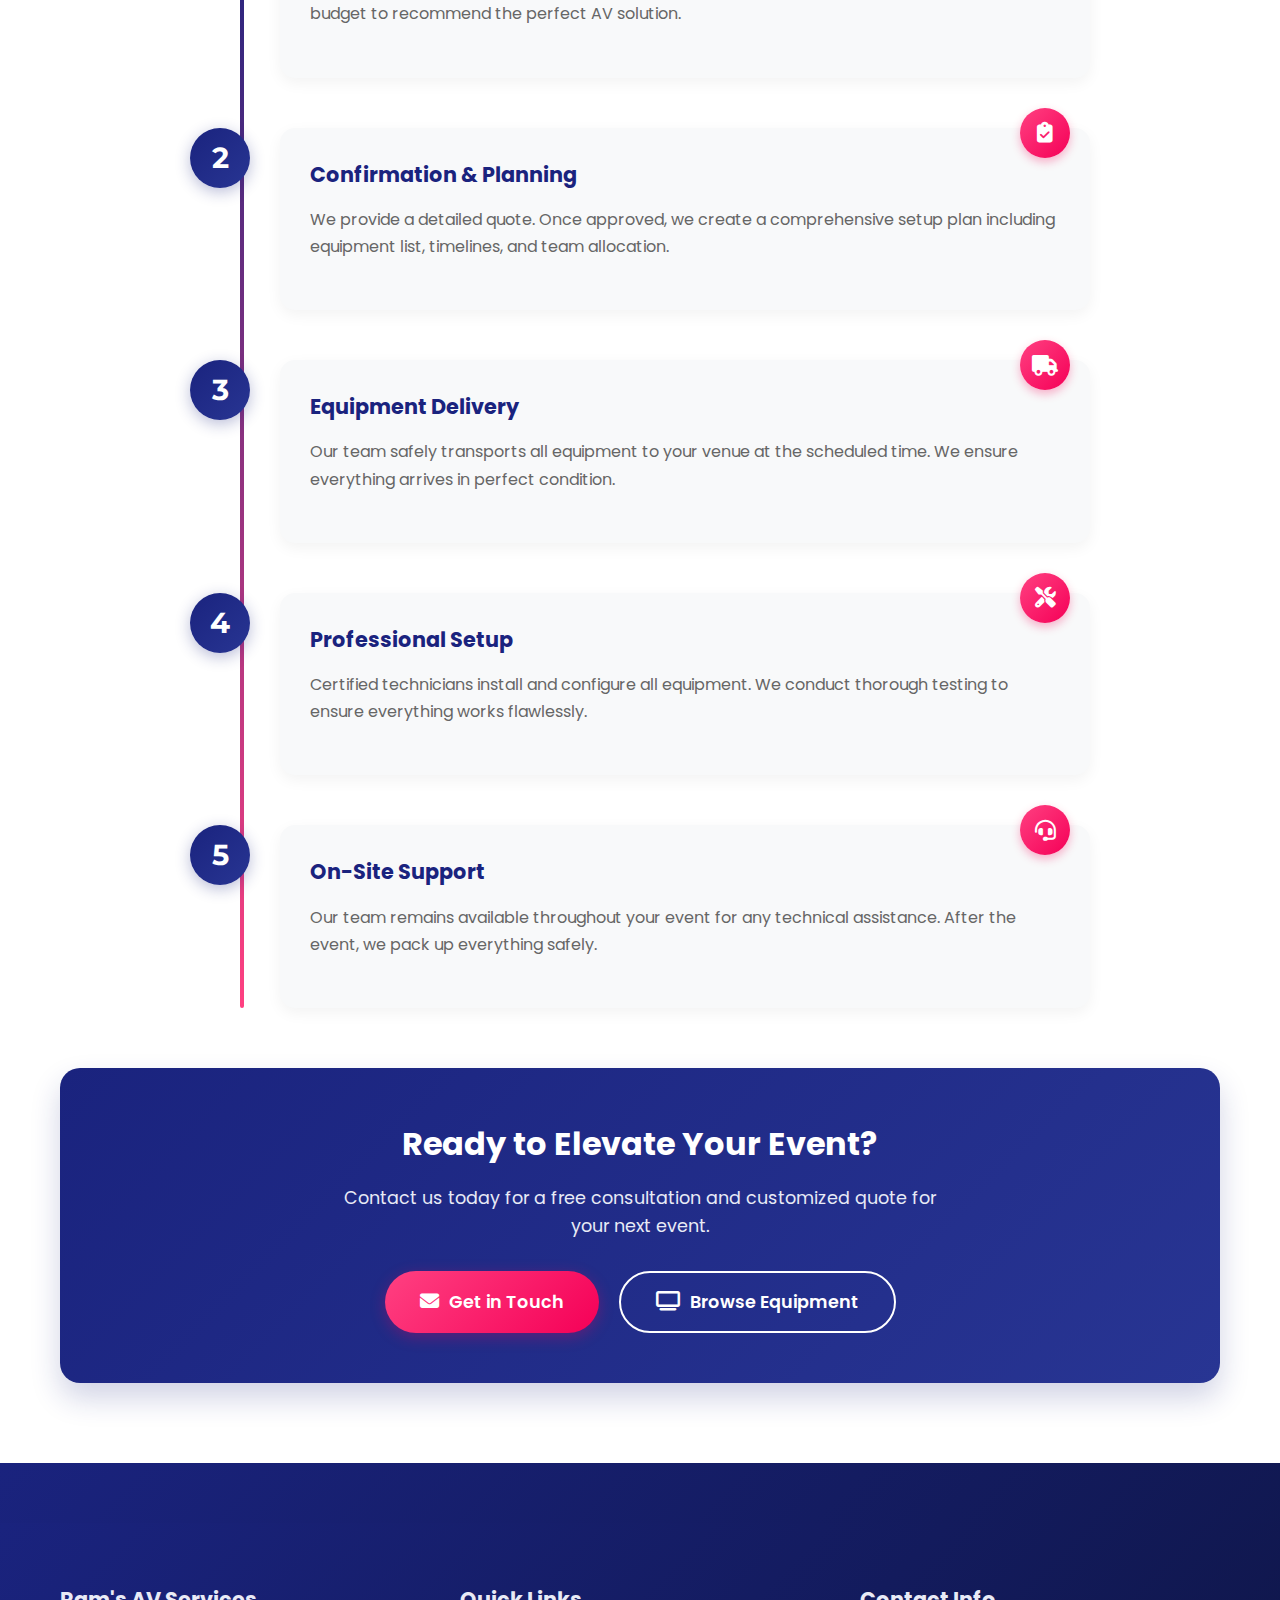
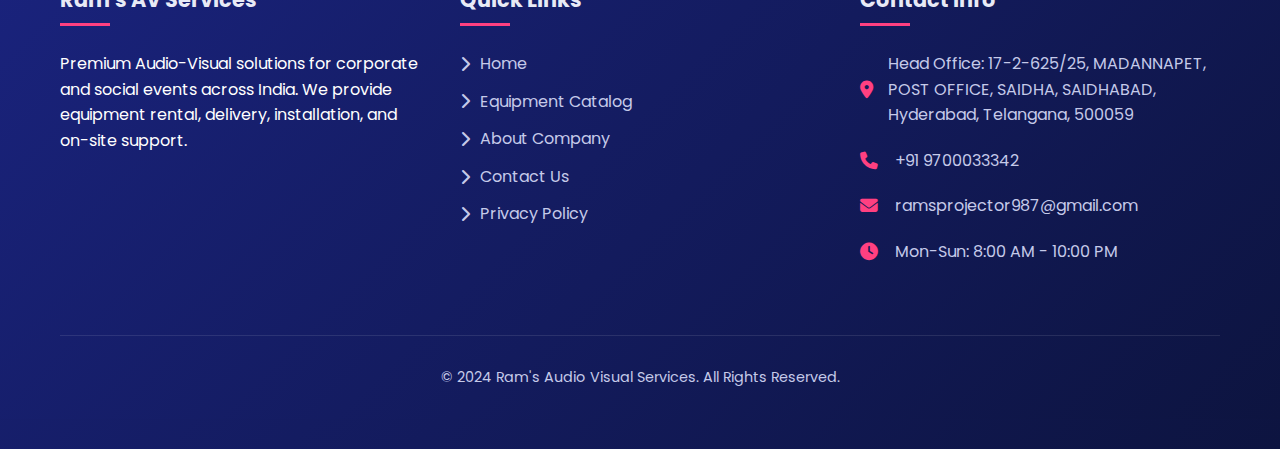
<file: about.html>
<!DOCTYPE html>
<html lang="en">
<head>
    <meta charset="UTF-8">
    <meta name="viewport" content="width=device-width, initial-scale=1.0">
    <title>About Us | Ram's Audio Visual Services</title>
    <link rel="stylesheet" href="style.css">
    <link rel="stylesheet" href="https://cdnjs.cloudflare.com/ajax/libs/font-awesome/6.4.0/css/all.min.css">
    <link href="https://fonts.googleapis.com/css2?family=Poppins:wght@300;400;500;600;700&family=Montserrat:wght@700;800&display=swap" rel="stylesheet">
    <link rel="apple-touch-icon" sizes="180x180" href="images/apple-touch-icon.png">
    <link rel="icon" type="image/png" sizes="32x32" href="images/favicon-32x32.png">
    <link rel="icon" type="image/png" sizes="16x16" href="images/favicon-16x16.png">
    <link rel="manifest" href="images/site.webmanifest">
</head>
<body>
    <!-- Header will be loaded via JavaScript -->
    <div id="header"></div>

    <!-- About Hero Section -->
    <section class="about-hero-section">
        <div class="container">
            <div class="about-hero-content">
                <h1 class="page-title">About Ram's AV Services</h1>
                <p class="page-subtitle">Your Trusted Partner for Premium Audio-Visual Solutions Across India</p>
                <div class="breadcrumb">
                    <a href="index.html">Home</a> <i class="fas fa-chevron-right"></i> 
                    <span>About Us</span>
                </div>
            </div>
        </div>
    </section>

    <!-- Section 1: Who We Are -->
    <section class="about-section">
        <div class="container">
            <div class="section-header">
                <h2>Who We Are</h2>
                <p class="section-subtitle">India's rapidly growing AV solutions provider</p>
            </div>
            
            <div class="who-we-are-content">
                <div class="who-we-are-text">
                    <p class="intro-text">
                        Founded with a vision to transform event experiences, <strong>RAMS PROJECTOR RENTALS WITH SCREEN LAPTOP SOUND SPEAKERS(Ram's Audio Visual Services)</strong> has rapidly emerged as a trusted name in the AV rental industry across India. What started as a passion project has grown into a multi-city operation serving corporate clients, event planners, and individuals seeking premium audio-visual solutions.
                    </p>
                    
                    <div class="mission-vision">
                        <div class="mv-card">
                            <div class="mv-icon">
                                <i class="fas fa-eye"></i>
                            </div>
                            <h3>Our Vision</h3>
                            <p>To become India's most trusted and innovative audio-visual solutions provider, setting new standards in event technology and customer experience.</p>
                        </div>
                        
                        <div class="mv-card">
                            <div class="mv-icon">
                                <i class="fas fa-bullseye"></i>
                            </div>
                            <h3>Our Mission</h3>
                            <p>To deliver exceptional AV experiences through cutting-edge technology, professional service, and unwavering commitment to customer satisfaction.</p>
                        </div>
                    </div>
                    
                    <div class="stats-container">
                        <div class="stat-item">
                            <div class="stat-number">500+</div>
                            <div class="stat-label">Events Served</div>
                        </div>
                        <div class="stat-item">
                            <div class="stat-number">4</div>
                            <div class="stat-label">Cities Across India</div>
                        </div>
                        <div class="stat-item">
                            <div class="stat-number">98%</div>
                            <div class="stat-label">Client Satisfaction</div>
                        </div>
                        <div class="stat-item">
                            <div class="stat-number">24/7</div>
                            <div class="stat-label">Support Available</div>
                        </div>
                    </div>
                </div>
                
                <div class="who-we-are-image">
                    <img src="images/team.jpg" alt="Our Team at Ram's AV Services">
                    <div class="image-overlay">
                        <p>Certified technicians and support staff ready to serve you</p>
                    </div>
                </div>
            </div>
        </div>
    </section>

    <!-- Section 2: What We Do -->
    <section class="what-we-do-section">
        <div class="container">
            <div class="section-header">
                <h2>What We Do</h2>
                <p class="section-subtitle">Complete audio-visual solutions for unforgettable events</p>
            </div>
            
            <div class="what-we-do-content">
                <div class="wwd-intro">
                    <p class="wwd-statement">
                        At <strong>Ram's Audio Visual Services</strong>, we exist to make events easier, more engaging, and memorable by providing reliable, high-quality AV equipment and professional support. We believe that great technology should enhance experiences, not complicate them.
                    </p>
                </div>
                
                <div class="services-overview">
                    <div class="service-category">
                        <div class="category-icon">
                            <i class="fas fa-tv"></i>
                        </div>
                        <h3>Visual Solutions</h3>
                        <ul>
                            <li>LED Screens & Walls</li>
                            <li>High-Definition Projectors</li>
                            <li>Event Backdrops & Drapes</li>
                            <li>Video Conferencing Systems</li>
                        </ul>
                    </div>
                    
                    <div class="service-category">
                        <div class="category-icon">
                            <i class="fas fa-volume-up"></i>
                        </div>
                        <h3>Audio Solutions</h3>
                        <ul>
                            <li>Professional Sound Systems</li>
                            <li>Wireless & Wired Microphones</li>
                            <li>PA Systems & Speakers</li>
                            <li>Mixers & Audio Consoles</li>
                        </ul>
                    </div>
                    
                    <div class="service-category">
                        <div class="category-icon">
                            <i class="fas fa-cogs"></i>
                        </div>
                        <h3>Support Services</h3>
                        <ul>
                            <li>Equipment Delivery</li>
                            <li>Professional Installation</li>
                            <li>On-Site Technical Support</li>
                            <li>Post-Event Pack-up</li>
                        </ul>
                    </div>
                </div>
                
                <div class="event-types">
                    <h3>Events We Serve</h3>
                    <div class="event-grid">
                        <div class="event-type">
                            <i class="fas fa-briefcase"></i>
                            <span>Corporate Events</span>
                        </div>
                        <div class="event-type">
                            <i class="fas fa-glass-cheers"></i>
                            <span>Private Parties</span>
                        </div>
                        <div class="event-type">
                            <i class="fas fa-microphone"></i>
                            <span>Conferences</span>
                        </div>
                        <div class="event-type">
                            <i class="fas fa-graduation-cap"></i>
                            <span>Seminars</span>
                        </div>
                        <div class="event-type">
                            <i class="fas fa-music"></i>
                            <span>Concerts</span>
                        </div>
                    </div>
                </div>
            </div>
        </div>
    </section>

    <!-- Section 3: How We Work -->
    <section class="how-we-work-section">
        <div class="container">
            <div class="section-header">
                <h2>How We Work</h2>
                <p class="section-subtitle">Our simple 5-step process for seamless event support</p>
            </div>
            
            <div class="process-timeline">
                <div class="process-step">
                    <div class="step-number">1</div>
                    <div class="step-content">
                        <h3>Contact & Consultation</h3>
                        <p>You reach out with your event requirements. Our team discusses your needs, venue details, and budget to recommend the perfect AV solution.</p>
                        <div class="step-icon">
                            <i class="fas fa-phone-alt"></i>
                        </div>
                    </div>
                </div>
                
                <div class="process-step">
                    <div class="step-number">2</div>
                    <div class="step-content">
                        <h3>Confirmation & Planning</h3>
                        <p>We provide a detailed quote. Once approved, we create a comprehensive setup plan including equipment list, timelines, and team allocation.</p>
                        <div class="step-icon">
                            <i class="fas fa-clipboard-check"></i>
                        </div>
                    </div>
                </div>
                
                <div class="process-step">
                    <div class="step-number">3</div>
                    <div class="step-content">
                        <h3>Equipment Delivery</h3>
                        <p>Our team safely transports all equipment to your venue at the scheduled time. We ensure everything arrives in perfect condition.</p>
                        <div class="step-icon">
                            <i class="fas fa-truck"></i>
                        </div>
                    </div>
                </div>
                
                <div class="process-step">
                    <div class="step-number">4</div>
                    <div class="step-content">
                        <h3>Professional Setup</h3>
                        <p>Certified technicians install and configure all equipment. We conduct thorough testing to ensure everything works flawlessly.</p>
                        <div class="step-icon">
                            <i class="fas fa-tools"></i>
                        </div>
                    </div>
                </div>
                
                <div class="process-step">
                    <div class="step-number">5</div>
                    <div class="step-content">
                        <h3>On-Site Support</h3>
                        <p>Our team remains available throughout your event for any technical assistance. After the event, we pack up everything safely.</p>
                        <div class="step-icon">
                            <i class="fas fa-headset"></i>
                        </div>
                    </div>
                </div>
            </div>
            
            <div class="cta-box">
                <h3>Ready to Elevate Your Event?</h3>
                <p>Contact us today for a free consultation and customized quote for your next event.</p>
                <div class="cta-buttons">
                    <a href="contact.html" class="btn btn-primary">
                        <i class="fas fa-envelope"></i> Get in Touch
                    </a>
                    <a href="equipment.html" class="btn btn-secondary">
                        <i class="fas fa-tv"></i> Browse Equipment
                    </a>
                </div>
            </div>
        </div>
    </section>

    <!-- Footer will be loaded via JavaScript -->
    <div id="footer"></div>

    <!-- Privacy Policy Modal -->
    <div id="privacyModal" class="modal">
        <div class="modal-content">
            <span class="close-modal">&times;</span>
            <h2>Privacy Policy</h2>
            <div class="modal-body">
                <!-- Same privacy policy content as index.html -->
                <p><strong>Last Updated: March 2024</strong></p>
                <!-- Include the same privacy policy text from index.html -->
            </div>
        </div>
    </div>

    <script src="script.js"></script>
</body>
</html>
</file>
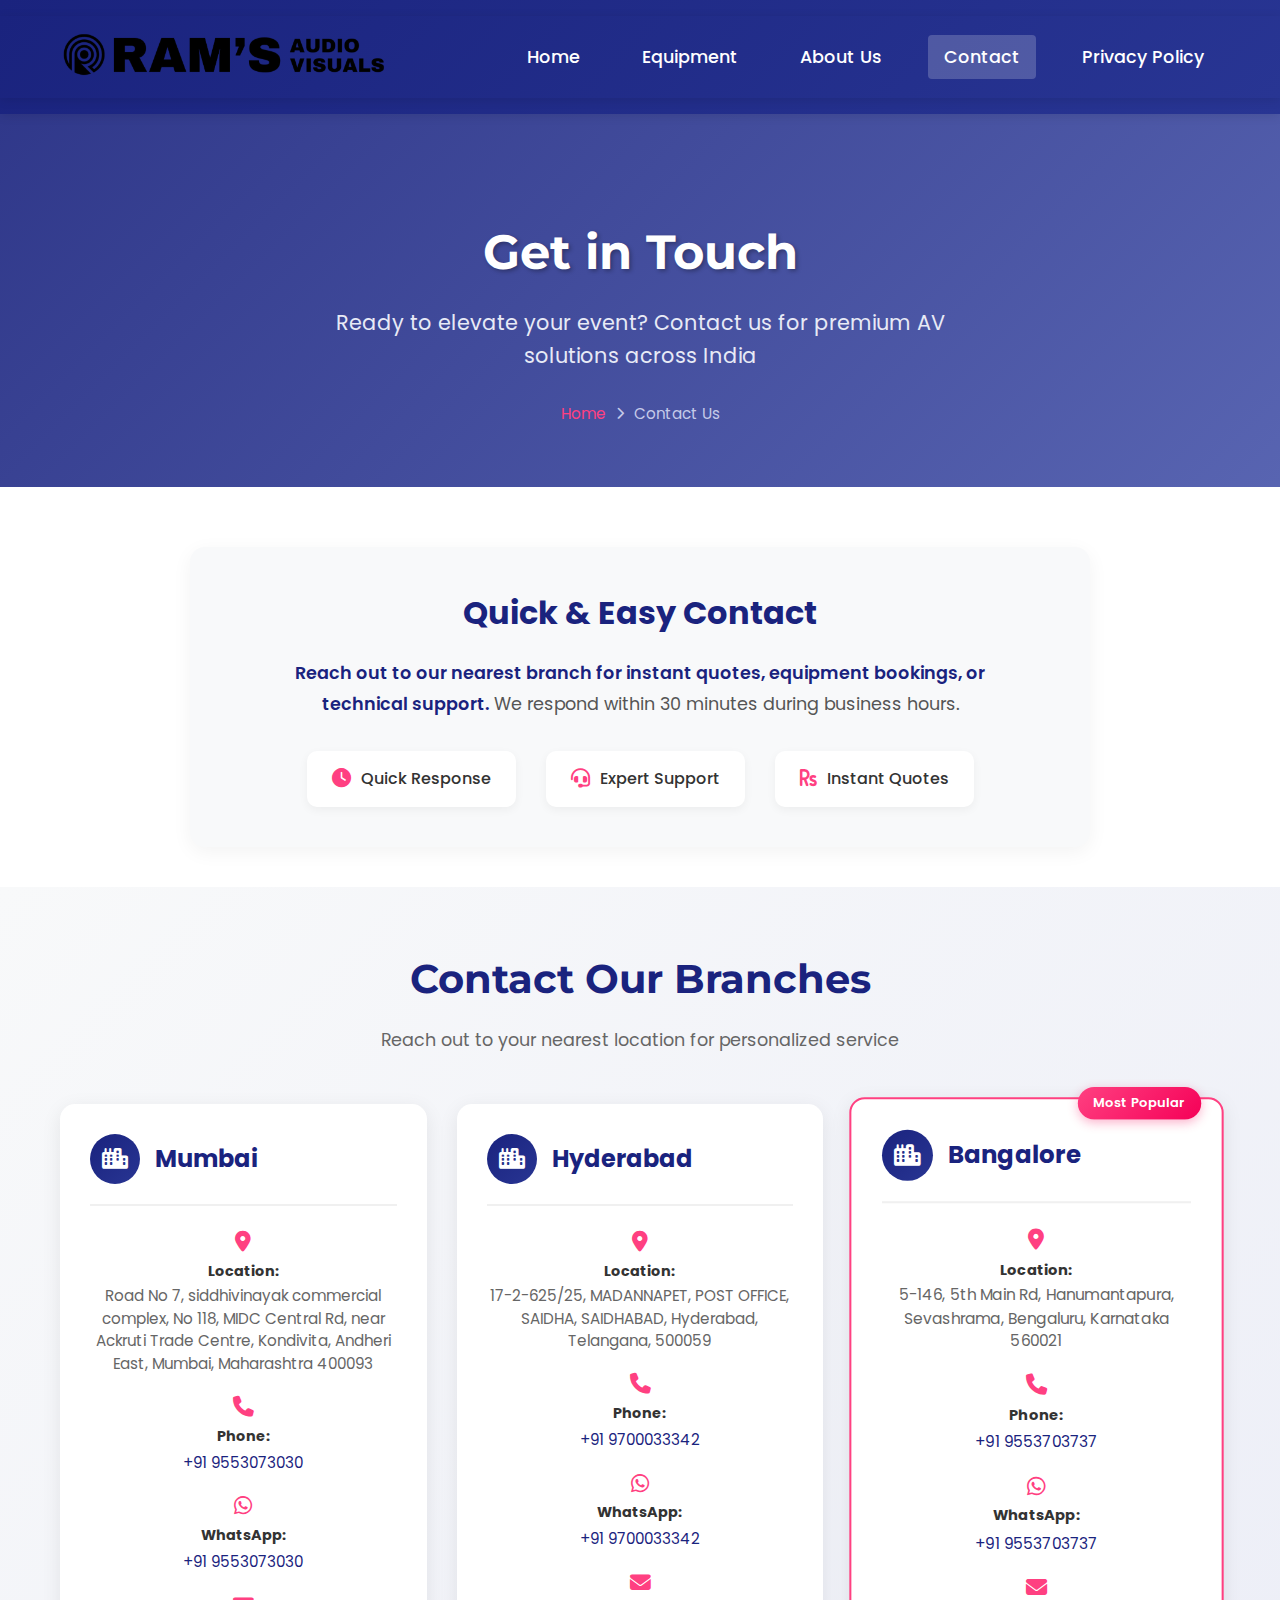
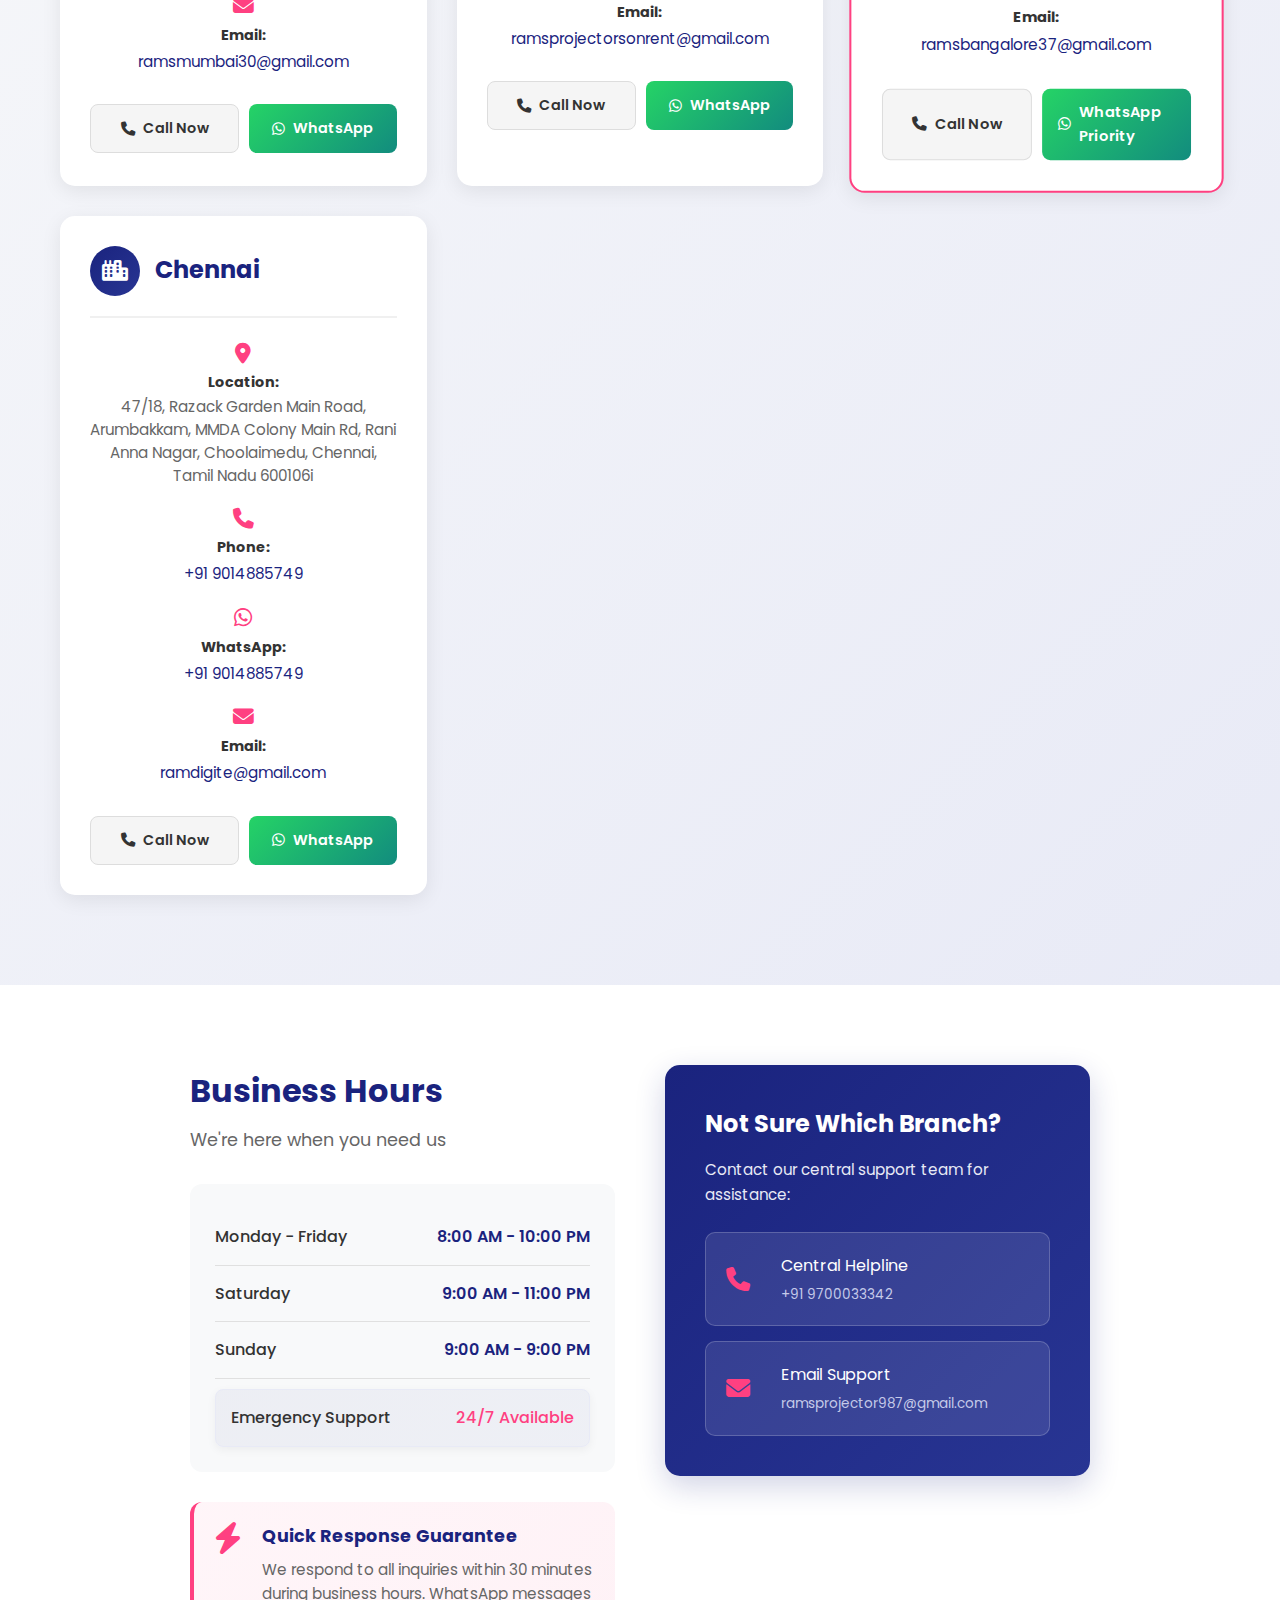
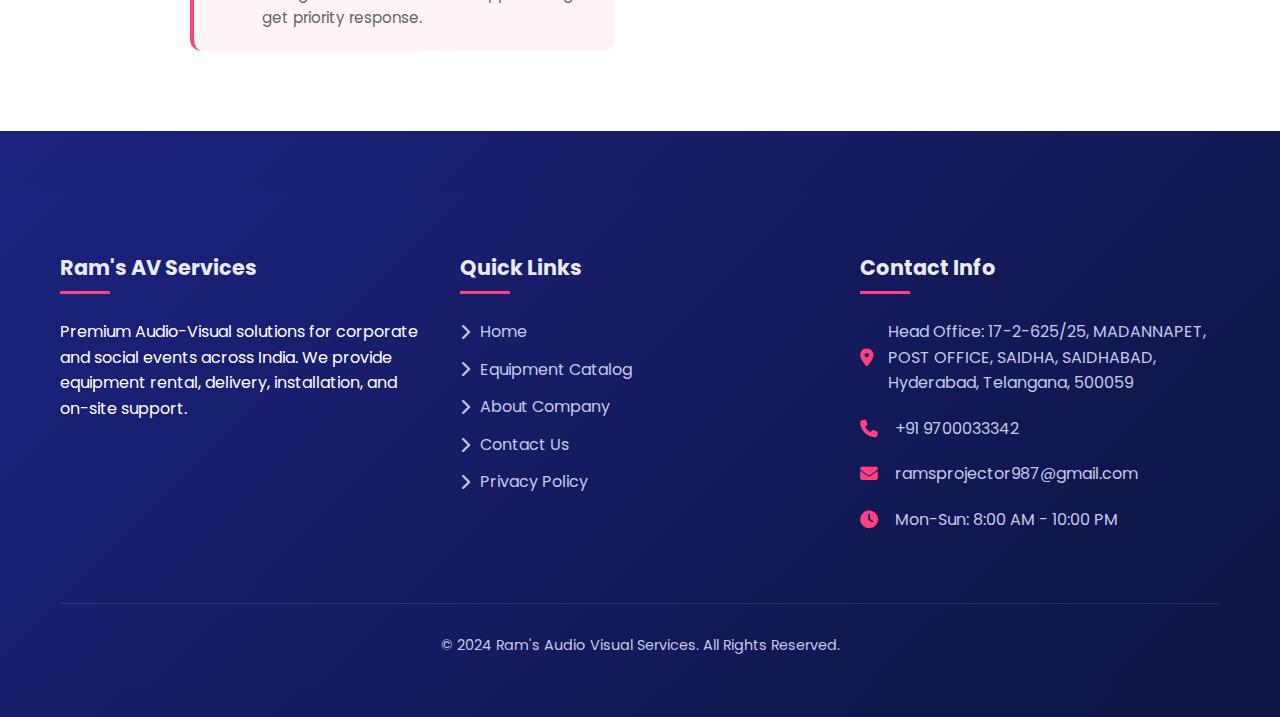
<file: contact.html>
<!DOCTYPE html>
<html lang="en">
<head>
    <meta charset="UTF-8">
    <meta name="viewport" content="width=device-width, initial-scale=1.0">
    <title>Contact Us | Ram's Audio Visual Services</title>
    <link rel="stylesheet" href="style.css">
    <link rel="stylesheet" href="https://cdnjs.cloudflare.com/ajax/libs/font-awesome/6.4.0/css/all.min.css">
    <link href="https://fonts.googleapis.com/css2?family=Poppins:wght@300;400;500;600;700&family=Montserrat:wght@700;800&display=swap" rel="stylesheet">
    <link rel="apple-touch-icon" sizes="180x180" href="images/apple-touch-icon.png">
    <link rel="icon" type="image/png" sizes="32x32" href="images/favicon-32x32.png">
    <link rel="icon" type="image/png" sizes="16x16" href="images/favicon-16x16.png">
    <link rel="manifest" href="images/site.webmanifest">
</head>
<body>
    <!-- Header will be loaded via JavaScript -->
    <div id="header"></div>

    <!-- Contact Hero Section -->
    <section class="contact-hero-section">
        <div class="container">
            <div class="contact-hero-content">
                <h1 class="page-title">Get in Touch</h1>
                <p class="contact-tagline">Ready to elevate your event? Contact us for premium AV solutions across India</p>
                <div class="breadcrumb">
                    <a href="index.html">Home</a> <i class="fas fa-chevron-right"></i> 
                    <span>Contact Us</span>
                </div>
            </div>
        </div>
    </section>

    <!-- Contact Intro Section -->
    <section class="contact-intro-section">
        <div class="container">
            <div class="intro-box">
                <h2>Quick & Easy Contact</h2>
                <p class="intro-text">
                    <strong>Reach out to our nearest branch for instant quotes, equipment bookings, or technical support.</strong> 
                    We respond within 30 minutes during business hours.
                </p>
                <div class="contact-highlights">
                    <div class="highlight">
                        <i class="fas fa-clock"></i>
                        <span>Quick Response</span>
                    </div>
                    <div class="highlight">
                        <i class="fas fa-headset"></i>
                        <span>Expert Support</span>
                    </div>
                    <div class="highlight">
                        <i class="fas fa-rupee-sign"></i>
                        <span>Instant Quotes</span>
                    </div>
                </div>
            </div>
        </div>
    </section>

    <!-- Contact Details Section -->
    <section class="contact-details-section">
        <div class="container">
            <h2 class="section-title">Contact Our Branches</h2>
            <p class="section-subtitle">Reach out to your nearest location for personalized service</p>
            
            <div class="contact-cards-grid">
                <!-- Mumbai Card -->
                <div class="contact-card">
                    <div class="city-header">
                        <i class="fas fa-city"></i>
                        <h3>Mumbai</h3>
                    </div>
                    <div class="contact-info">
                        <div class="contact-item">
                            <i class="fas fa-map-marker-alt"></i>
                            <div>
                                <strong>Location:</strong>
                                <p>Road No 7, siddhivinayak commercial complex, No 118, MIDC Central Rd, near Ackruti Trade Centre, Kondivita, Andheri East, Mumbai, Maharashtra 400093</p>
                            </div>
                        </div>
                        <div class="contact-item">
                            <i class="fas fa-phone"></i>
                            <div>
                                <strong>Phone:</strong>
                                <a href="tel:+912267891234">+91 9553073030</a>
                            </div>
                        </div>
                        <div class="contact-item">
                            <i class="fab fa-whatsapp"></i>
                            <div>
                                <strong>WhatsApp:</strong>
                                <a href="https://wa.me/919553073030" target="_blank">+91 9553073030</a>
                            </div>
                        </div>
                        <div class="contact-item">
                            <i class="fas fa-envelope"></i>
                            <div>
                                <strong>Email:</strong>
                                <a href="ramsmumbai30@gmail.com">ramsmumbai30@gmail.com</a>
                            </div>
                        </div>
                    </div>
                    <div class="contact-actions">
                        <a href="tel:+919553073030" class="action-btn call-btn">
                            <i class="fas fa-phone"></i> Call Now
                        </a>
                        <a href="https://wa.me/919553073030" target="_blank" class="action-btn whatsapp-btn">
                            <i class="fab fa-whatsapp"></i> WhatsApp
                        </a>
                    </div>
                </div>

                <!-- Hyderabad Card -->
                <div class="contact-card">
                    <div class="city-header">
                        <i class="fas fa-city"></i>
                        <h3>Hyderabad</h3>
                    </div>
                    <div class="contact-info">
                        <div class="contact-item">
                            <i class="fas fa-map-marker-alt"></i>
                            <div>
                                <strong>Location:</strong>
                                <p>17-2-625/25, MADANNAPET, POST OFFICE, SAIDHA, SAIDHABAD, Hyderabad, Telangana, 500059</p>
                            </div>
                        </div>
                        <div class="contact-item">
                            <i class="fas fa-phone"></i>
                            <div>
                                <strong>Phone:</strong>
                                <a href="tel:+919700033342">+91 9700033342</a>
                            </div>
                        </div>
                        <div class="contact-item">
                            <i class="fab fa-whatsapp"></i>
                            <div>
                                <strong>WhatsApp:</strong>
                                <a href="https://wa.me/919700033342" target="_blank">+91 9700033342</a>
                            </div>
                        </div>
                        <div class="contact-item">
                            <i class="fas fa-envelope"></i>
                            <div>
                                <strong>Email:</strong>
                                <a href="ramsprojectorsonrent@gmail.com">ramsprojectorsonrent@gmail.com</a>
                            </div>
                        </div>
                    </div>
                    <div class="contact-actions">
                        <a href="tel:+919700033342" class="action-btn call-btn">
                            <i class="fas fa-phone"></i> Call Now
                        </a>
                        <a href="https://wa.me/919700033342" target="_blank" class="action-btn whatsapp-btn">
                            <i class="fab fa-whatsapp"></i> WhatsApp
                        </a>
                    </div>
                </div>

                <!-- Bangalore Card -->
                <div class="contact-card highlighted-card">
                    <div class="card-badge">Most Popular</div>
                    <div class="city-header">
                        <i class="fas fa-city"></i>
                        <h3>Bangalore</h3>
                    </div>
                    <div class="contact-info">
                        <div class="contact-item">
                            <i class="fas fa-map-marker-alt"></i>
                            <div>
                                <strong>Location:</strong>
                                <p> 5-146, 5th Main Rd, Hanumantapura, Sevashrama, Bengaluru, Karnataka 560021</p>
                            </div>
                        </div>
                        <div class="contact-item">
                            <i class="fas fa-phone"></i>
                            <div>
                                <strong>Phone:</strong>
                                <a href="tel:+919553703737">+91 9553703737</a>
                            </div>
                        </div>
                        <div class="contact-item">
                            <i class="fab fa-whatsapp"></i>
                            <div>
                                <strong>WhatsApp:</strong>
                                <a href="https://wa.me/919553703737" target="_blank">+91 9553703737</a>
                            </div>
                        </div>
                        <div class="contact-item">
                            <i class="fas fa-envelope"></i>
                            <div>
                                <strong>Email:</strong>
                                <a href="ramsbangalore37@gmail.com">ramsbangalore37@gmail.com</a>
                            </div>
                        </div>
                    </div>
                    <div class="contact-actions">
                        <a href="tel:+919553703737" class="action-btn call-btn">
                            <i class="fas fa-phone"></i> Call Now
                        </a>
                        <a href="https://wa.me/919553703737" target="_blank" class="action-btn whatsapp-btn whatsapp-emphasis">
                            <i class="fab fa-whatsapp"></i> WhatsApp Priority
                        </a>
                    </div>
                </div>

                <!-- Chennai Card -->
                <div class="contact-card">
                    <div class="city-header">
                        <i class="fas fa-city"></i>
                        <h3>Chennai</h3>
                    </div>
                    <div class="contact-info">
                        <div class="contact-item">
                            <i class="fas fa-map-marker-alt"></i>
                            <div>
                                <strong>Location:</strong>
                                <p>47/18, Razack Garden Main Road, Arumbakkam, MMDA Colony Main Rd, Rani Anna Nagar, Choolaimedu, Chennai, Tamil Nadu 600106i</p>
                            </div>
                        </div>
                        <div class="contact-item">
                            <i class="fas fa-phone"></i>
                            <div>
                                <strong>Phone:</strong>
                                <a href="tel:+919014885749">+91 9014885749</a>
                            </div>
                        </div>
                        <div class="contact-item">
                            <i class="fab fa-whatsapp"></i>
                            <div>
                                <strong>WhatsApp:</strong>
                                <a href="https://wa.me/919014885749" target="_blank">+91 9014885749</a>
                            </div>
                        </div>
                        <div class="contact-item">
                            <i class="fas fa-envelope"></i>
                            <div>
                                <strong>Email:</strong>
                                <a href="ramdigite@gmail.com">ramdigite@gmail.com</a>
                            </div>
                        </div>
                    </div>
                    <div class="contact-actions">
                        <a href="tel:+919014885749" class="action-btn call-btn">
                            <i class="fas fa-phone"></i> Call Now
                        </a>
                        <a href="https://wa.me/919014885749" target="_blank" class="action-btn whatsapp-btn">
                            <i class="fab fa-whatsapp"></i> WhatsApp
                        </a>
                    </div>
                </div>
            </div>
        </div>
    </section>

    <!-- Business Hours Section -->
    <section class="business-hours-section">
        <div class="container">
            <div class="hours-container">
                <div class="hours-content">
                    <h2>Business Hours</h2>
                    <p class="hours-subtitle">We're here when you need us</p>
                    
                    <div class="hours-grid">
                        <div class="day-row">
                            <span class="day">Monday - Friday</span>
                            <span class="time">8:00 AM - 10:00 PM</span>
                        </div>
                        <div class="day-row">
                            <span class="day">Saturday</span>
                            <span class="time">9:00 AM - 11:00 PM</span>
                        </div>
                        <div class="day-row">
                            <span class="day">Sunday</span>
                            <span class="time">9:00 AM - 9:00 PM</span>
                        </div>
                        <div class="day-row highlight">
                            <span class="day">Emergency Support</span>
                            <span class="time">24/7 Available</span>
                        </div>
                    </div>
                    
                    <div class="response-info">
                        <i class="fas fa-bolt"></i>
                        <div>
                            <h4>Quick Response Guarantee</h4>
                            <p>We respond to all inquiries within 30 minutes during business hours. WhatsApp messages get priority response.</p>
                        </div>
                    </div>
                </div>
                
                <div class="hours-cta">
                    <h3>Not Sure Which Branch?</h3>
                    <p>Contact our central support team for assistance:</p>
                    <div class="central-contact">
                        <a href="tel:+919700033342" class="central-btn">
                            <i class="fas fa-phone"></i>
                            <span>Central Helpline<br><small>+91 9700033342</small></span>
                        </a>
                        <a href="mailto:ramsprojector987@gmail.comm" class="central-btn">
                            <i class="fas fa-envelope"></i>
                            <span>Email Support<br><small>ramsprojector987@gmail.com</small></span>
                        </a>
                    </div>
                </div>
            </div>
        </div>
    </section>

    <!-- Footer will be loaded via JavaScript -->
    <div id="footer"></div>

    <!-- Privacy Policy Modal -->
    <div id="privacyModal" class="modal">
        <div class="modal-content">
            <span class="close-modal">&times;</span>
            <h2>Privacy Policy</h2>
            <div class="modal-body">
                <!-- Same privacy policy content -->
                <p><strong>Last Updated: March 2024</strong></p>
                <!-- Include privacy policy text -->
            </div>
        </div>
    </div>

    <script src="script.js"></script>
</body>
</html>
</file>
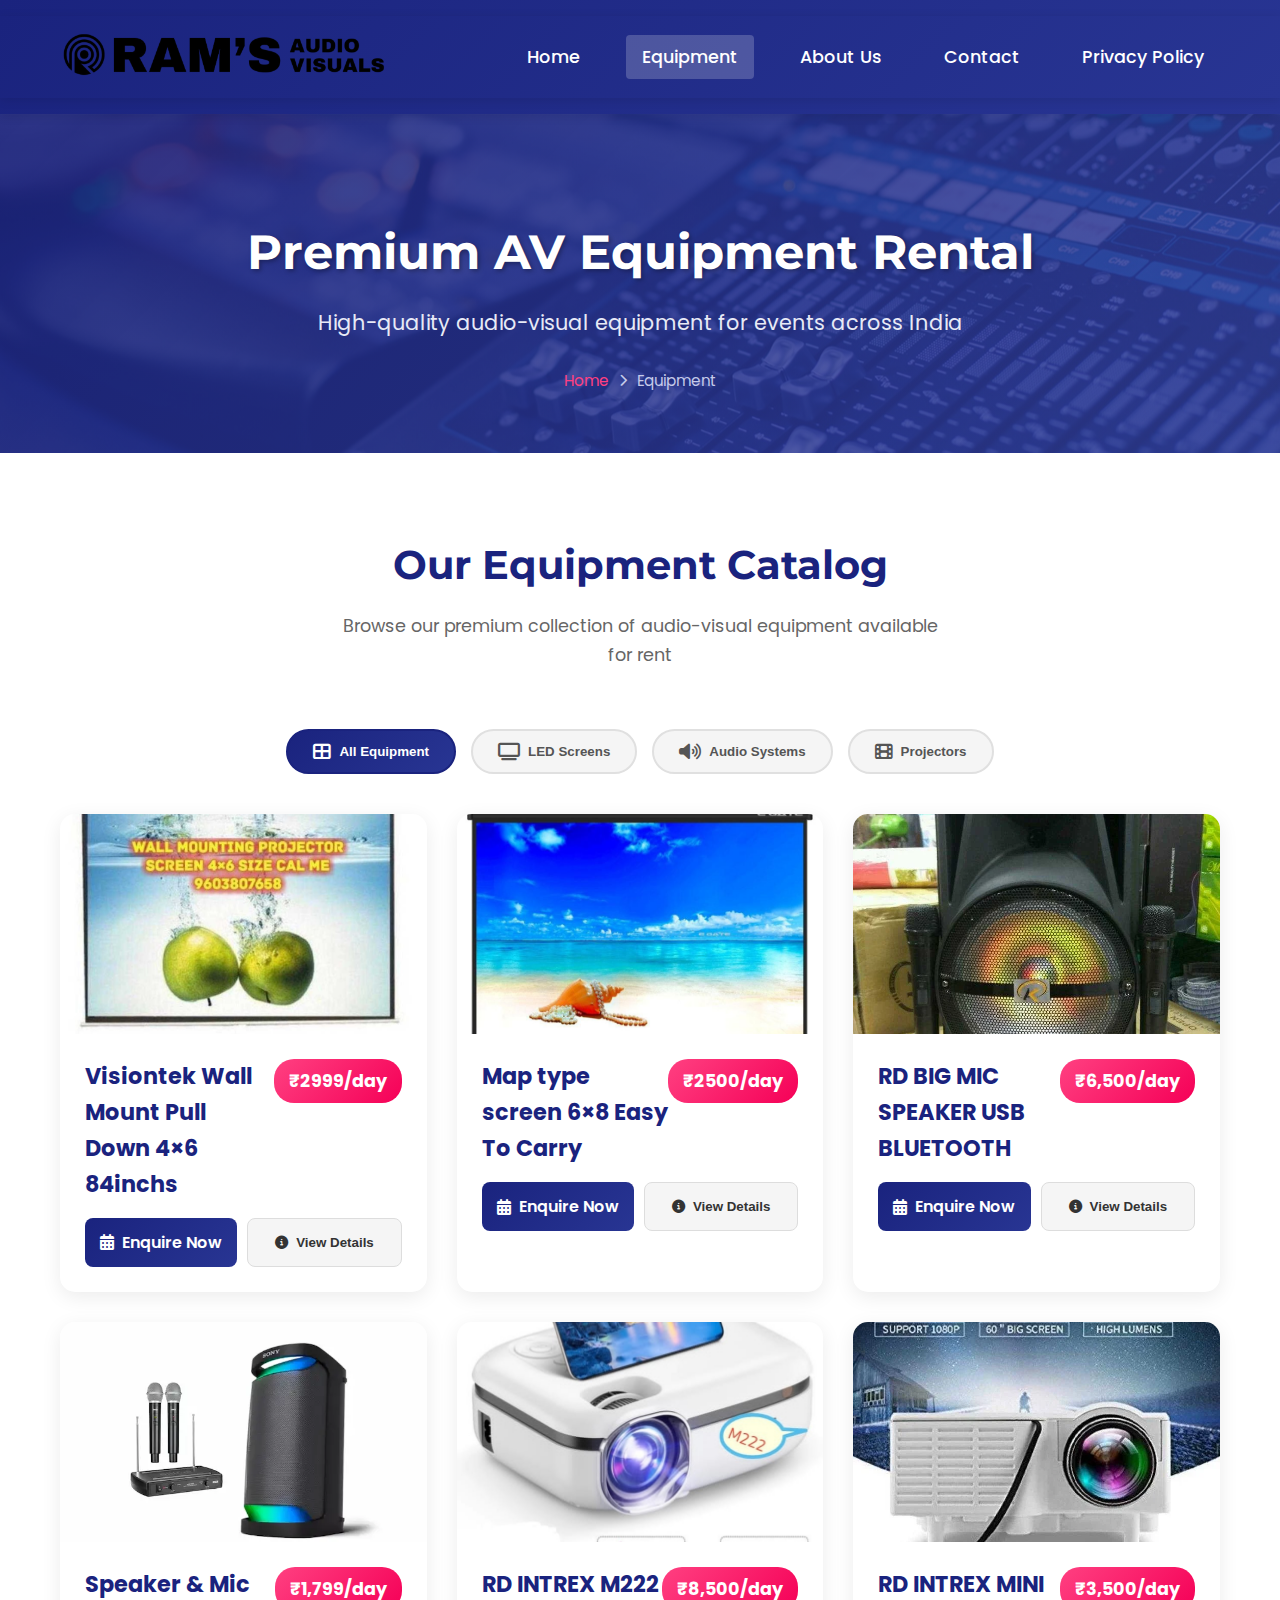
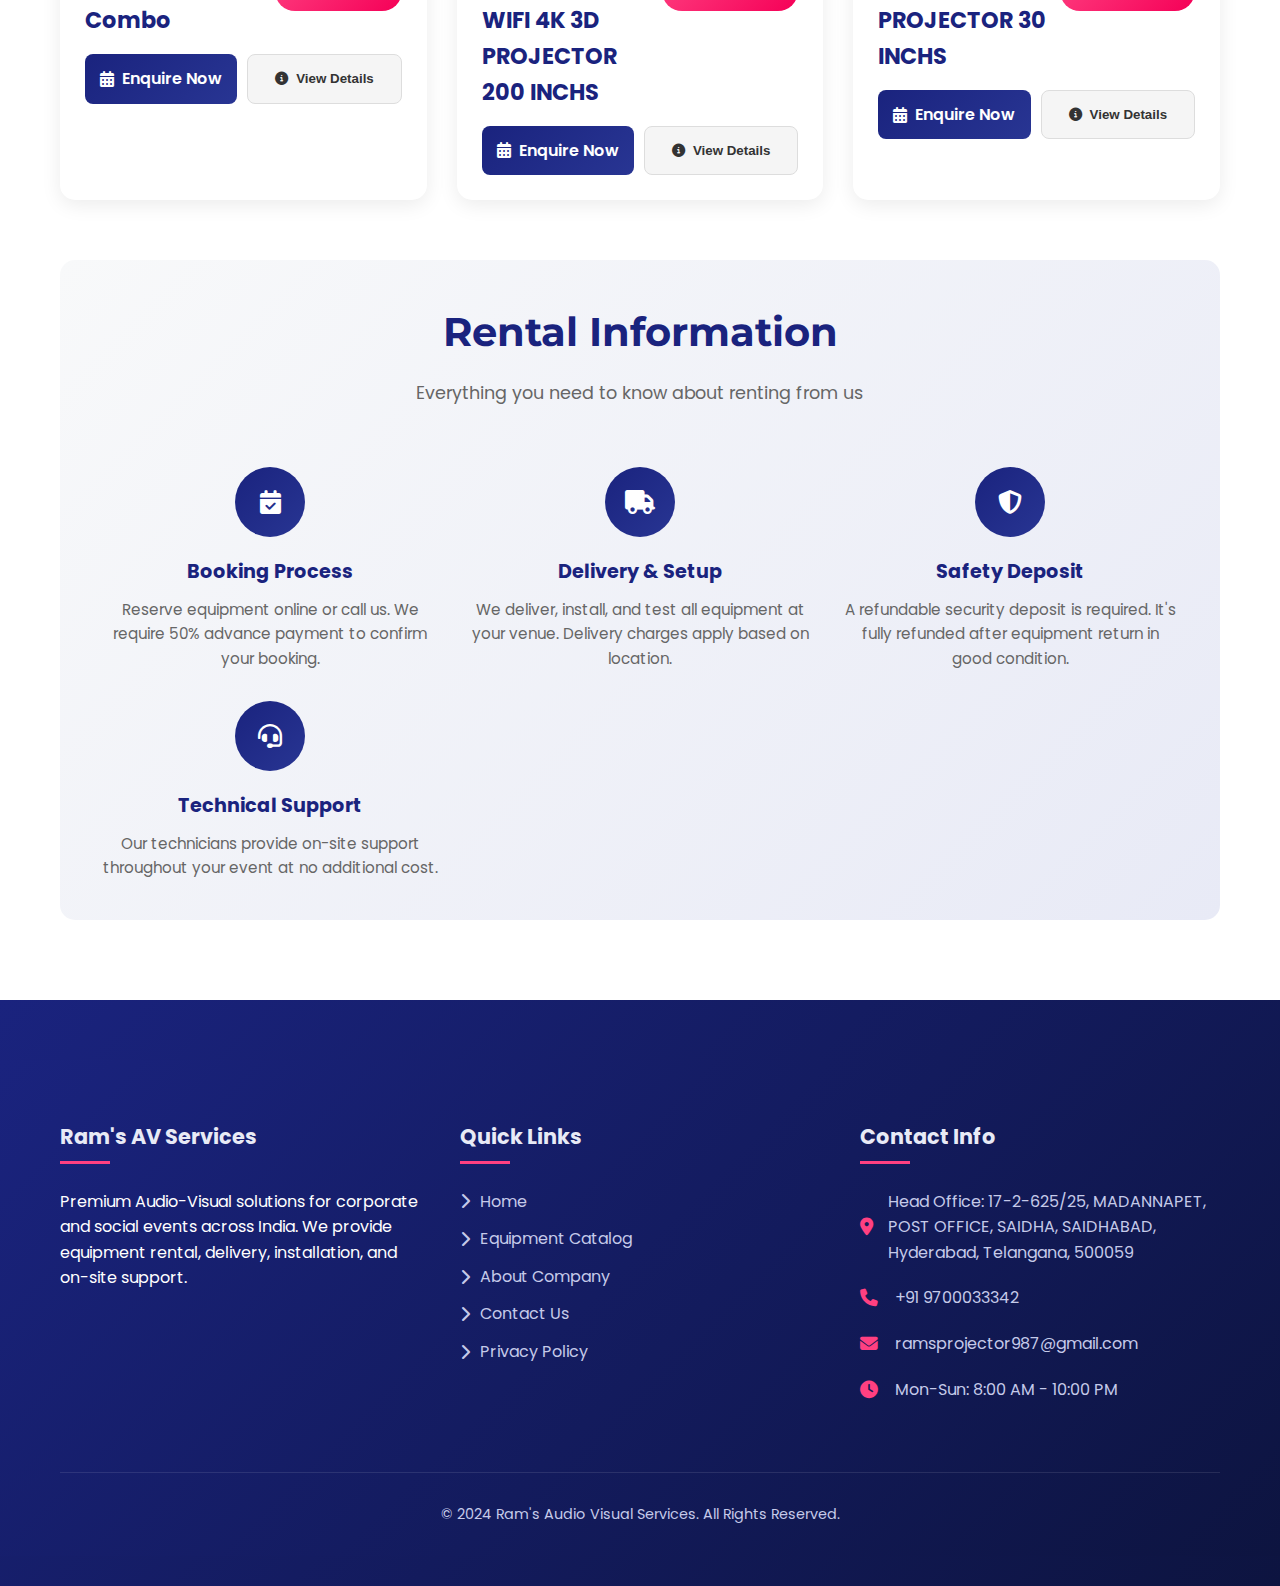
<file: equipment.html>
<!DOCTYPE html>
<html lang="en">
<head>
    <meta charset="UTF-8">
    <meta name="viewport" content="width=device-width, initial-scale=1.0">
    <title>Equipment Rental | Ram's Audio Visual Services</title>
    <link rel="stylesheet" href="style.css">
    <link rel="stylesheet" href="https://cdnjs.cloudflare.com/ajax/libs/font-awesome/6.4.0/css/all.min.css">
    <link href="https://fonts.googleapis.com/css2?family=Poppins:wght@300;400;500;600;700&family=Montserrat:wght@700;800&display=swap" rel="stylesheet">
    <link rel="apple-touch-icon" sizes="180x180" href="images/apple-touch-icon.png">
    <link rel="icon" type="image/png" sizes="32x32" href="images/favicon-32x32.png">
    <link rel="icon" type="image/png" sizes="16x16" href="images/favicon-16x16.png">
    <link rel="manifest" href="images/site.webmanifest">
    <style>
        /* Additional styles specific to equipment page */
        .category-filters {
            display: flex;
            justify-content: center;
            gap: 15px;
            margin-bottom: 40px;
            flex-wrap: wrap;
        }
        
        .filter-btn {
            padding: 12px 25px;
            background: #f5f5f5;
            border: 2px solid #e0e0e0;
            border-radius: 30px;
            font-weight: 600;
            color: #555;
            cursor: pointer;
            transition: all 0.3s ease;
            display: flex;
            align-items: center;
            gap: 8px;
        }
        
        .filter-btn:hover {
            background: #e8eaf6;
            border-color: #1a237e;
            color: #1a237e;
        }
        
        .filter-btn.active {
            background: linear-gradient(135deg, #1a237e 0%, #283593 100%);
            color: white;
            border-color: #1a237e;
        }
        
        .filter-btn i {
            font-size: 1.1rem;
        }
        
        .equipment-grid {
            display: grid;
            grid-template-columns: repeat(auto-fill, minmax(350px, 1fr));
            gap: 30px;
            margin-bottom: 60px;
        }
        
        .equipment-card {
            background: white;
            border-radius: 15px;
            overflow: hidden;
            box-shadow: 0 5px 20px rgba(0,0,0,0.08);
            transition: all 0.3s ease;
            position: relative;
        }
        
        .equipment-card:hover {
            transform: translateY(-10px);
            box-shadow: 0 15px 30px rgba(0,0,0,0.15);
        }
        
        .equipment-image {
            height: 220px;
            overflow: hidden;
            position: relative;
        }
        
        .equipment-image img {
            width: 100%;
            height: 100%;
            object-fit: cover;
            transition: transform 0.5s ease;
        }
        
        .equipment-card:hover .equipment-image img {
            transform: scale(1.05);
        }
        
        .equipment-category {
            position: absolute;
            top: 15px;
            left: 15px;
            background: rgba(26,35,126,0.9);
            color: white;
            padding: 6px 15px;
            border-radius: 20px;
            font-size: 0.8rem;
            font-weight: 600;
        }
        
        .equipment-content {
            padding: 25px;
        }
        
        .equipment-header {
            display: flex;
            justify-content: space-between;
            align-items: flex-start;
            margin-bottom: 15px;
        }
        
        .equipment-title {
            font-size: 1.4rem;
            color: #1a237e;
            margin: 0;
        }
        
        .equipment-price {
            background: linear-gradient(135deg, #ff4081 0%, #f50057 100%);
            color: white;
            padding: 8px 15px;
            border-radius: 20px;
            font-weight: 700;
            font-size: 1.1rem;
        }
        
        .equipment-description {
            color: #666;
            margin-bottom: 20px;
            line-height: 1.6;
            font-size: 0.95rem;
        }
        
        .specs-list {
            list-style: none;
            margin-bottom: 20px;
        }
        
        .specs-list li {
            padding: 8px 0;
            color: #555;
            font-size: 0.9rem;
            display: flex;
            align-items: center;
            gap: 10px;
            border-bottom: 1px solid #f0f0f0;
        }
        
        .specs-list li:last-child {
            border-bottom: none;
        }
        
        .specs-list i {
            color: #4caf50;
            font-size: 0.8rem;
        }
        
        .features-tags {
            display: flex;
            flex-wrap: wrap;
            gap: 8px;
            margin-bottom: 25px;
        }
        
        .feature-tag {
            background: #f0f7ff;
            color: #1a237e;
            padding: 6px 12px;
            border-radius: 15px;
            font-size: 0.8rem;
            font-weight: 500;
            border: 1px solid #e3f2fd;
        }
        
        .equipment-actions {
            display: flex;
            gap: 10px;
        }
        
        .enquire-btn, .details-btn {
            flex: 1;
            padding: 12px;
            border-radius: 8px;
            text-decoration: none;
            font-weight: 600;
            text-align: center;
            transition: all 0.3s ease;
            display: flex;
            align-items: center;
            justify-content: center;
            gap: 8px;
        }
        
        .enquire-btn {
            background: linear-gradient(135deg, #1a237e 0%, #283593 100%);
            color: white;
        }
        
        .enquire-btn:hover {
            transform: translateY(-3px);
            box-shadow: 0 5px 15px rgba(26,35,126,0.3);
        }
        
        .details-btn {
            background: #f5f5f5;
            color: #333;
            border: 1px solid #ddd;
        }
        
        .details-btn:hover {
            background: #e0e0e0;
            transform: translateY(-3px);
        }
        
        .no-results {
            grid-column: 1 / -1;
            text-align: center;
            padding: 60px 20px;
        }
        
        .no-results i {
            font-size: 4rem;
            color: #e0e0e0;
            margin-bottom: 20px;
        }
        
        .no-results h3 {
            color: #666;
            margin-bottom: 15px;
        }
        
        .no-results p {
            color: #999;
            max-width: 500px;
            margin: 0 auto;
        }
        
        .rental-info {
            background: linear-gradient(135deg, #f8f9fa 0%, #e8eaf6 100%);
            border-radius: 15px;
            padding: 40px;
            margin-top: 40px;
        }
        
        .info-grid {
            display: grid;
            grid-template-columns: repeat(auto-fit, minmax(250px, 1fr));
            gap: 30px;
        }
        
        .info-card {
            text-align: center;
        }
        
        .info-icon {
            width: 70px;
            height: 70px;
            background: linear-gradient(135deg, #1a237e 0%, #283593 100%);
            border-radius: 50%;
            display: flex;
            align-items: center;
            justify-content: center;
            color: white;
            font-size: 1.5rem;
            margin: 0 auto 20px;
        }
        
        .info-card h3 {
            color: #1a237e;
            margin-bottom: 10px;
            font-size: 1.2rem;
        }
        
        .info-card p {
            color: #666;
            font-size: 0.95rem;
            line-height: 1.6;
        }
    </style>
</head>
<body>
    <!-- Header will be loaded via JavaScript -->
    <div id="header"></div>

    <!-- Equipment Hero Section -->
    <section class="equipment-hero-section">
        <div class="container">
            <div class="equipment-hero-content">
                <h1 class="page-title">Premium AV Equipment Rental</h1>
                <p class="page-subtitle">High-quality audio-visual equipment for events across India</p>
                <div class="breadcrumb">
                    <a href="index.html">Home</a> <i class="fas fa-chevron-right"></i> 
                    <span>Equipment</span>
                </div>
            </div>
        </div>
    </section>

    <!-- Equipment Catalog Section -->
    <section class="equipment-catalog">
        <div class="container">
            <div class="section-header">
                <h2>Our Equipment Catalog</h2>
                <p class="section-subtitle">Browse our premium collection of audio-visual equipment available for rent</p>
            </div>
            
            <!-- Category Filters -->
            <div class="category-filters">
                <button class="filter-btn active" data-filter="all">
                    <i class="fas fa-th-large"></i> All Equipment
                </button>
                <button class="filter-btn" data-filter="led">
                    <i class="fas fa-tv"></i> LED Screens
                </button>
                <button class="filter-btn" data-filter="audio">
                    <i class="fas fa-volume-up"></i> Audio Systems
                </button>
                <button class="filter-btn" data-filter="projector">
                    <i class="fas fa-film"></i> Projectors
                </button>
            </div>
            
            <!-- Equipment Grid (Will be populated by JavaScript) -->
            <div class="equipment-grid" id="equipmentGrid">
                <!-- Equipment cards will be dynamically inserted here -->
                <div class="no-results">
                    <i class="fas fa-search"></i>
                    <h3>Loading Equipment...</h3>
                    <p>Please wait while we load our premium equipment collection.</p>
                </div>
            </div>
            
            <!-- Rental Information -->
            <div class="rental-info">
                <div class="section-header">
                    <h2>Rental Information</h2>
                    <p class="section-subtitle">Everything you need to know about renting from us</p>
                </div>
                
                <div class="info-grid">
                    <div class="info-card">
                        <div class="info-icon">
                            <i class="fas fa-calendar-check"></i>
                        </div>
                        <h3>Booking Process</h3>
                        <p>Reserve equipment online or call us. We require 50% advance payment to confirm your booking.</p>
                    </div>
                    
                    <div class="info-card">
                        <div class="info-icon">
                            <i class="fas fa-truck"></i>
                        </div>
                        <h3>Delivery & Setup</h3>
                        <p>We deliver, install, and test all equipment at your venue. Delivery charges apply based on location.</p>
                    </div>
                    
                    <div class="info-card">
                        <div class="info-icon">
                            <i class="fas fa-shield-alt"></i>
                        </div>
                        <h3>Safety Deposit</h3>
                        <p>A refundable security deposit is required. It's fully refunded after equipment return in good condition.</p>
                    </div>
                    
                    <div class="info-card">
                        <div class="info-icon">
                            <i class="fas fa-headset"></i>
                        </div>
                        <h3>Technical Support</h3>
                        <p>Our technicians provide on-site support throughout your event at no additional cost.</p>
                    </div>
                </div>
            </div>
        </div>
    </section>

    <!-- Footer will be loaded via JavaScript -->
    <div id="footer"></div>

    <!-- Privacy Policy Modal -->
    <div id="privacyModal" class="modal">
        <div class="modal-content">
            <span class="close-modal">&times;</span>
            <h2>Privacy Policy</h2>
            <div class="modal-body">
                <!-- Same privacy policy content -->
                <p><strong>Last Updated: March 2024</strong></p>
                <!-- Include privacy policy text -->
            </div>
        </div>
    </div>

    <!-- Equipment Details Modal -->
    <div id="equipmentModal" class="modal">
        <div class="modal-content">
            <span class="close-modal">&times;</span>
            <div id="modalContent">
                <!-- Equipment details will be loaded here -->
            </div>
        </div>
    </div>

    <script src="script.js"></script>
    <script src="equipment-data.js"></script>
    <script>
        // Equipment Page JavaScript
        document.addEventListener('DOMContentLoaded', function() {
            loadEquipment();
            setupFilterButtons();
            setupEquipmentModals();
        });

        // Load equipment from equipment-data.js
        function loadEquipment() {
            const equipmentGrid = document.getElementById('equipmentGrid');
            
            // Clear loading message
            equipmentGrid.innerHTML = '';
            
            // Create equipment cards
            equipmentData.forEach(equipment => {
                const card = createEquipmentCard(equipment);
                equipmentGrid.appendChild(card);
            });
        }

        // Create HTML for equipment card
  // Create HTML for equipment card
function createEquipmentCard(equipment) {
    const card = document.createElement('div');
    card.className = `equipment-card ${equipment.category}`;
    card.setAttribute('data-category', equipment.category);
    
    card.innerHTML = `
        <div class="equipment-image">
            <img src="images/${equipment.image}" alt="${equipment.name}" onerror="this.src='images/service-support.jpg'">
        </div>
        <div class="equipment-content">
            <div class="equipment-header">
                <h3 class="equipment-title">${equipment.name}</h3>
                <div class="equipment-price">${equipment.price}</div>
            </div>
            <div class="equipment-actions">
                <a href="contact.html" class="enquire-btn">
                    <i class="fas fa-calendar-alt"></i> Enquire Now
                </a>
                <button class="details-btn view-details" data-id="${equipment.id}">
                    <i class="fas fa-info-circle"></i> View Details
                </button>
            </div>
        </div>
    `;
    
    return card;
}

        // Setup filter buttons
        function setupFilterButtons() {
            const filterButtons = document.querySelectorAll('.filter-btn');
            const equipmentCards = document.querySelectorAll('.equipment-card');
            
            filterButtons.forEach(button => {
                button.addEventListener('click', () => {
                    // Update active button
                    filterButtons.forEach(btn => btn.classList.remove('active'));
                    button.classList.add('active');
                    
                    const filter = button.getAttribute('data-filter');
                    
                    // Filter equipment cards
                    equipmentCards.forEach(card => {
                        if (filter === 'all' || card.getAttribute('data-category') === filter) {
                            card.style.display = 'block';
                        } else {
                            card.style.display = 'none';
                        }
                    });
                    
                    // Show no results message if needed
                    const visibleCards = Array.from(equipmentCards).filter(card => 
                        card.style.display !== 'none'
                    );
                    
                    const equipmentGrid = document.getElementById('equipmentGrid');
                    const noResults = equipmentGrid.querySelector('.no-results');
                    
                    if (visibleCards.length === 0) {
                        if (!noResults) {
                            const noResultsHTML = `
                                <div class="no-results">
                                    <i class="fas fa-search"></i>
                                    <h3>No Equipment Found</h3>
                                    <p>We don't have any equipment in this category at the moment. Please check other categories or contact us for custom requirements.</p>
                                </div>
                            `;
                            equipmentGrid.innerHTML = noResultsHTML;
                        }
                    } else if (noResults) {
                        noResults.remove();
                    }
                });
            });
        }

        // Setup equipment detail modals
        function setupEquipmentModals() {
            const modal = document.getElementById('equipmentModal');
            const modalContent = document.getElementById('modalContent');
            
            // View details buttons
            document.addEventListener('click', function(e) {
                if (e.target.classList.contains('view-details') || 
                    e.target.closest('.view-details')) {
                    const button = e.target.classList.contains('view-details') ? 
                                  e.target : e.target.closest('.view-details');
                    const equipmentId = parseInt(button.getAttribute('data-id'));
                    const equipment = equipmentData.find(item => item.id === equipmentId);
                    
                    if (equipment) {
                        showEquipmentModal(equipment);
                    }
                }
            });
            
            // Close modal
            const closeBtn = modal.querySelector('.close-modal');
            closeBtn.addEventListener('click', () => {
                modal.style.display = 'none';
                document.body.style.overflow = 'auto';
            });
            
            // Close when clicking outside
            window.addEventListener('click', (e) => {
                if (e.target === modal) {
                    modal.style.display = 'none';
                    document.body.style.overflow = 'auto';
                }
            });
        }

        // Show equipment details in modal
        function showEquipmentModal(equipment) {
            const modal = document.getElementById('equipmentModal');
            const modalContent = document.getElementById('modalContent');
            
            // Create modal content
            const categoryName = equipment.category === 'led' ? 'LED Screen' : 
                               equipment.category === 'audio' ? 'Audio System' : 'Projector';
            
            const specsHTML = equipment.specs.map(spec => 
                `<li><i class="fas fa-check-circle"></i> ${spec}</li>`
            ).join('');
            
            const featuresHTML = equipment.features.map(feature => 
                `<span class="feature-tag">${feature}</span>`
            ).join('');
            
            modalContent.innerHTML = `
                <div class="modal-equipment-details">
                    <div class="modal-header">
                        <h2>${equipment.name}</h2>
                        <div class="modal-price">${equipment.price}</div>
                    </div>
                    
                    <div class="modal-body">
                        <div class="modal-image">
                            <img src="images/${equipment.image}" alt="${equipment.name}" onerror="this.src='images/service-support.jpg'">
                        </div>
                        
                        <div class="modal-info">
                            <div class="info-section">
                                <h3><i class="fas fa-info-circle"></i> Description</h3>
                                <p>${equipment.description}</p>
                            </div>
                            
                            <div class="info-section">
                                <h3><i class="fas fa-cogs"></i> Specifications</h3>
                                <ul class="modal-specs">
                                    ${specsHTML}
                                </ul>
                            </div>
                            
                            <div class="info-section">
                                <h3><i class="fas fa-star"></i> Key Features</h3>
                                <div class="modal-features">
                                    ${featuresHTML}
                                </div>
                            </div>
                            
                            <div class="info-section">
                                <h3><i class="fas fa-tags"></i> Category</h3>
                                <p>${categoryName}</p>
                            </div>
                            
                            <div class="modal-actions">
                                <a href="contact.html?equipment=${encodeURIComponent(equipment.name)}" class="btn btn-primary">
                                    <i class="fas fa-calendar-alt"></i> Book This Equipment
                                </a>
                                <a href="tel:+912267891234" class="btn btn-secondary">
                                    <i class="fas fa-phone"></i> Call to Enquire
                                </a>
                            </div>
                        </div>
                    </div>
                </div>
            `;
            
            modal.style.display = 'flex';
            document.body.style.overflow = 'hidden';
        }

        // Add modal styles
        const modalStyles = document.createElement('style');
        modalStyles.textContent = `
            .modal-equipment-details {
                padding: 20px;
            }
            
            .modal-header {
                display: flex;
                justify-content: space-between;
                align-items: center;
                margin-bottom: 30px;
                padding-bottom: 20px;
                border-bottom: 2px solid #f0f0f0;
            }
            
            .modal-header h2 {
                color: #1a237e;
                margin: 0;
                font-size: 1.8rem;
            }
            
            .modal-price {
                background: linear-gradient(135deg, #ff4081 0%, #f50057 100%);
                color: white;
                padding: 10px 20px;
                border-radius: 25px;
                font-weight: 700;
                font-size: 1.2rem;
            }
            
            .modal-body {
                display: grid;
                grid-template-columns: 1fr 1fr;
                gap: 40px;
            }
            
            .modal-image {
                border-radius: 10px;
                overflow: hidden;
                box-shadow: 0 5px 15px rgba(0,0,0,0.1);
            }
            
            .modal-image img {
                width: 100%;
                height: 300px;
                object-fit: cover;
                display: block;
            }
            
            .info-section {
                margin-bottom: 25px;
            }
            
            .info-section h3 {
                color: #1a237e;
                margin-bottom: 15px;
                font-size: 1.2rem;
                display: flex;
                align-items: center;
                gap: 10px;
            }
            
            .info-section h3 i {
                color: #ff4081;
            }
            
            .info-section p {
                color: #555;
                line-height: 1.6;
            }
            
            .modal-specs {
                list-style: none;
                padding: 0;
            }
            
            .modal-specs li {
                padding: 10px 0;
                color: #555;
                border-bottom: 1px solid #f0f0f0;
                display: flex;
                align-items: center;
                gap: 10px;
            }
            
            .modal-specs li:last-child {
                border-bottom: none;
            }
            
            .modal-specs i {
                color: #4caf50;
            }
            
            .modal-features {
                display: flex;
                flex-wrap: wrap;
                gap: 10px;
            }
            
            .modal-features .feature-tag {
                background: #e8eaf6;
                color: #1a237e;
                padding: 8px 15px;
                border-radius: 20px;
                font-size: 0.9rem;
            }
            
            .modal-actions {
                display: flex;
                gap: 15px;
                margin-top: 30px;
            }
            
            .modal-actions .btn {
                flex: 1;
                padding: 15px;
            }
            
            @media (max-width: 768px) {
                .modal-body {
                    grid-template-columns: 1fr;
                }
                
                .modal-header {
                    flex-direction: column;
                    align-items: flex-start;
                    gap: 15px;
                }
                
                .modal-actions {
                    flex-direction: column;
                }
            }
        `;
        document.head.appendChild(modalStyles);
    </script>
</body>
</html>
</file>
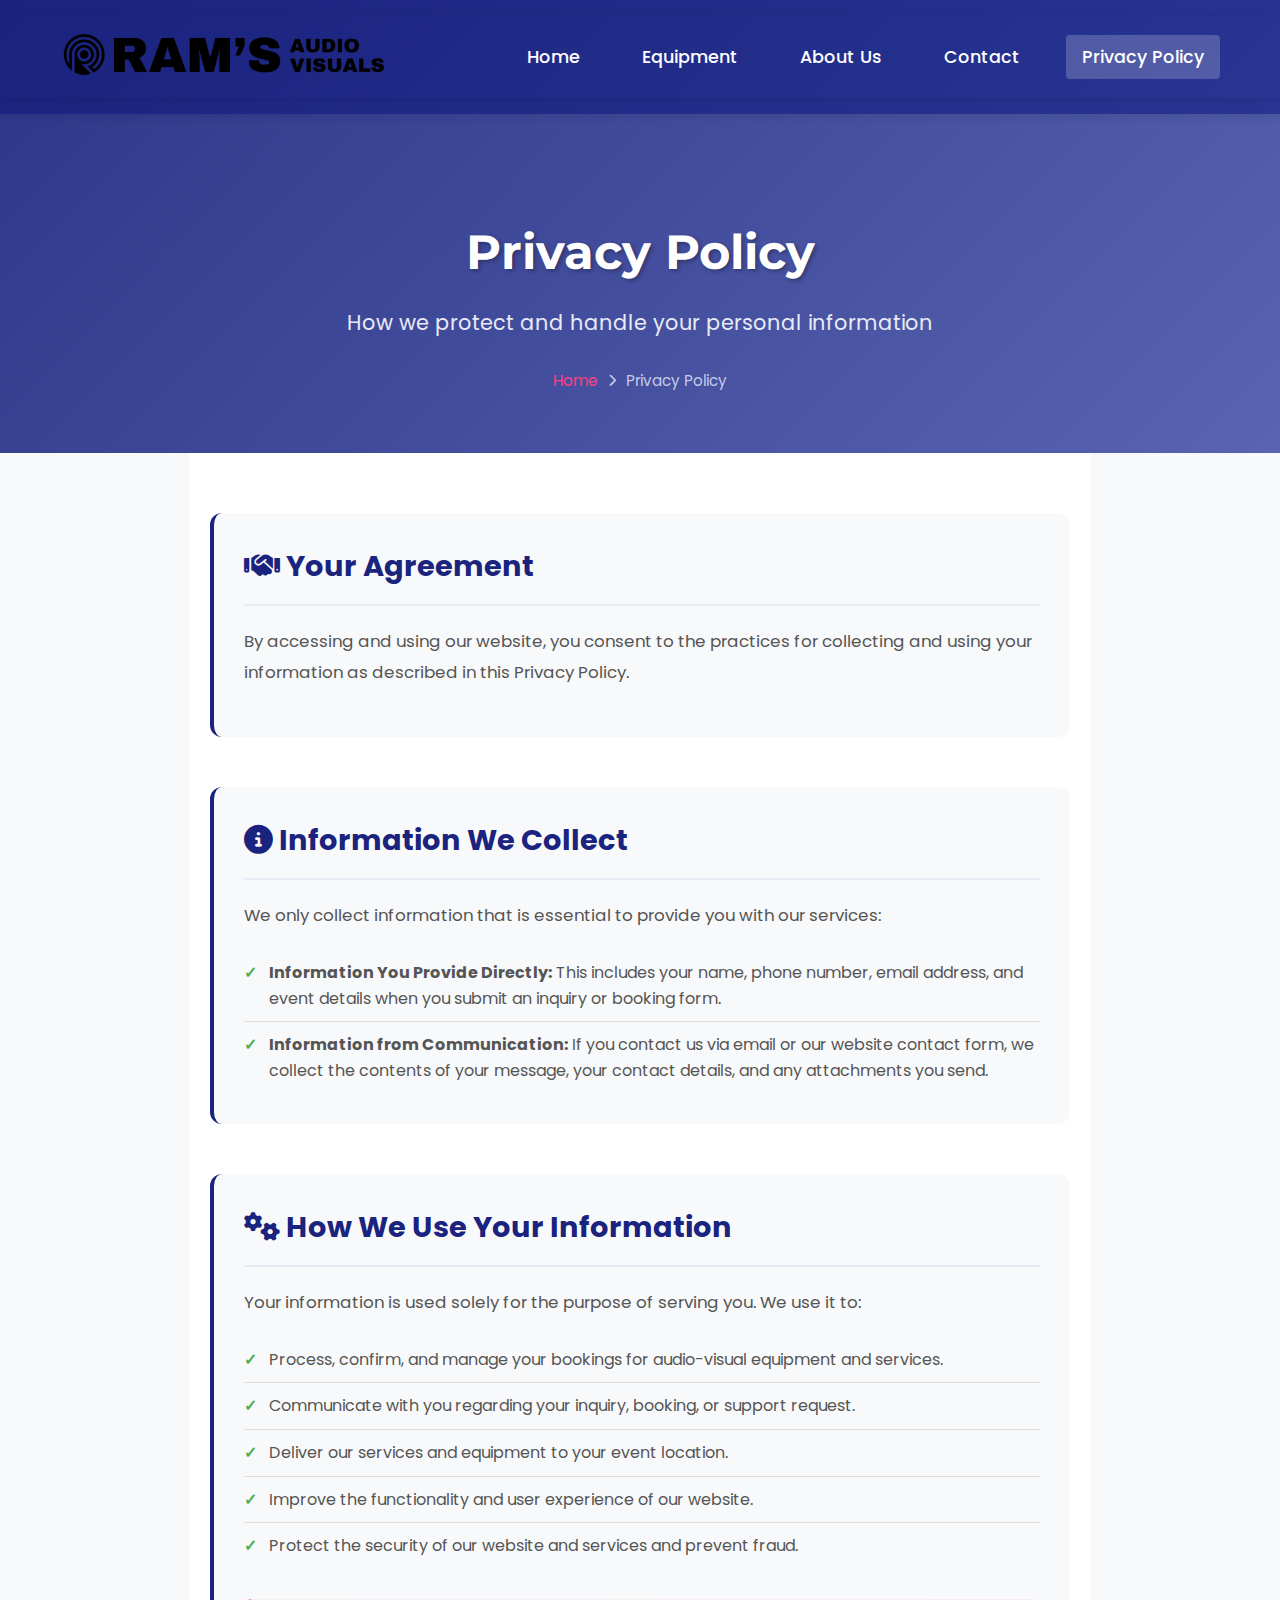
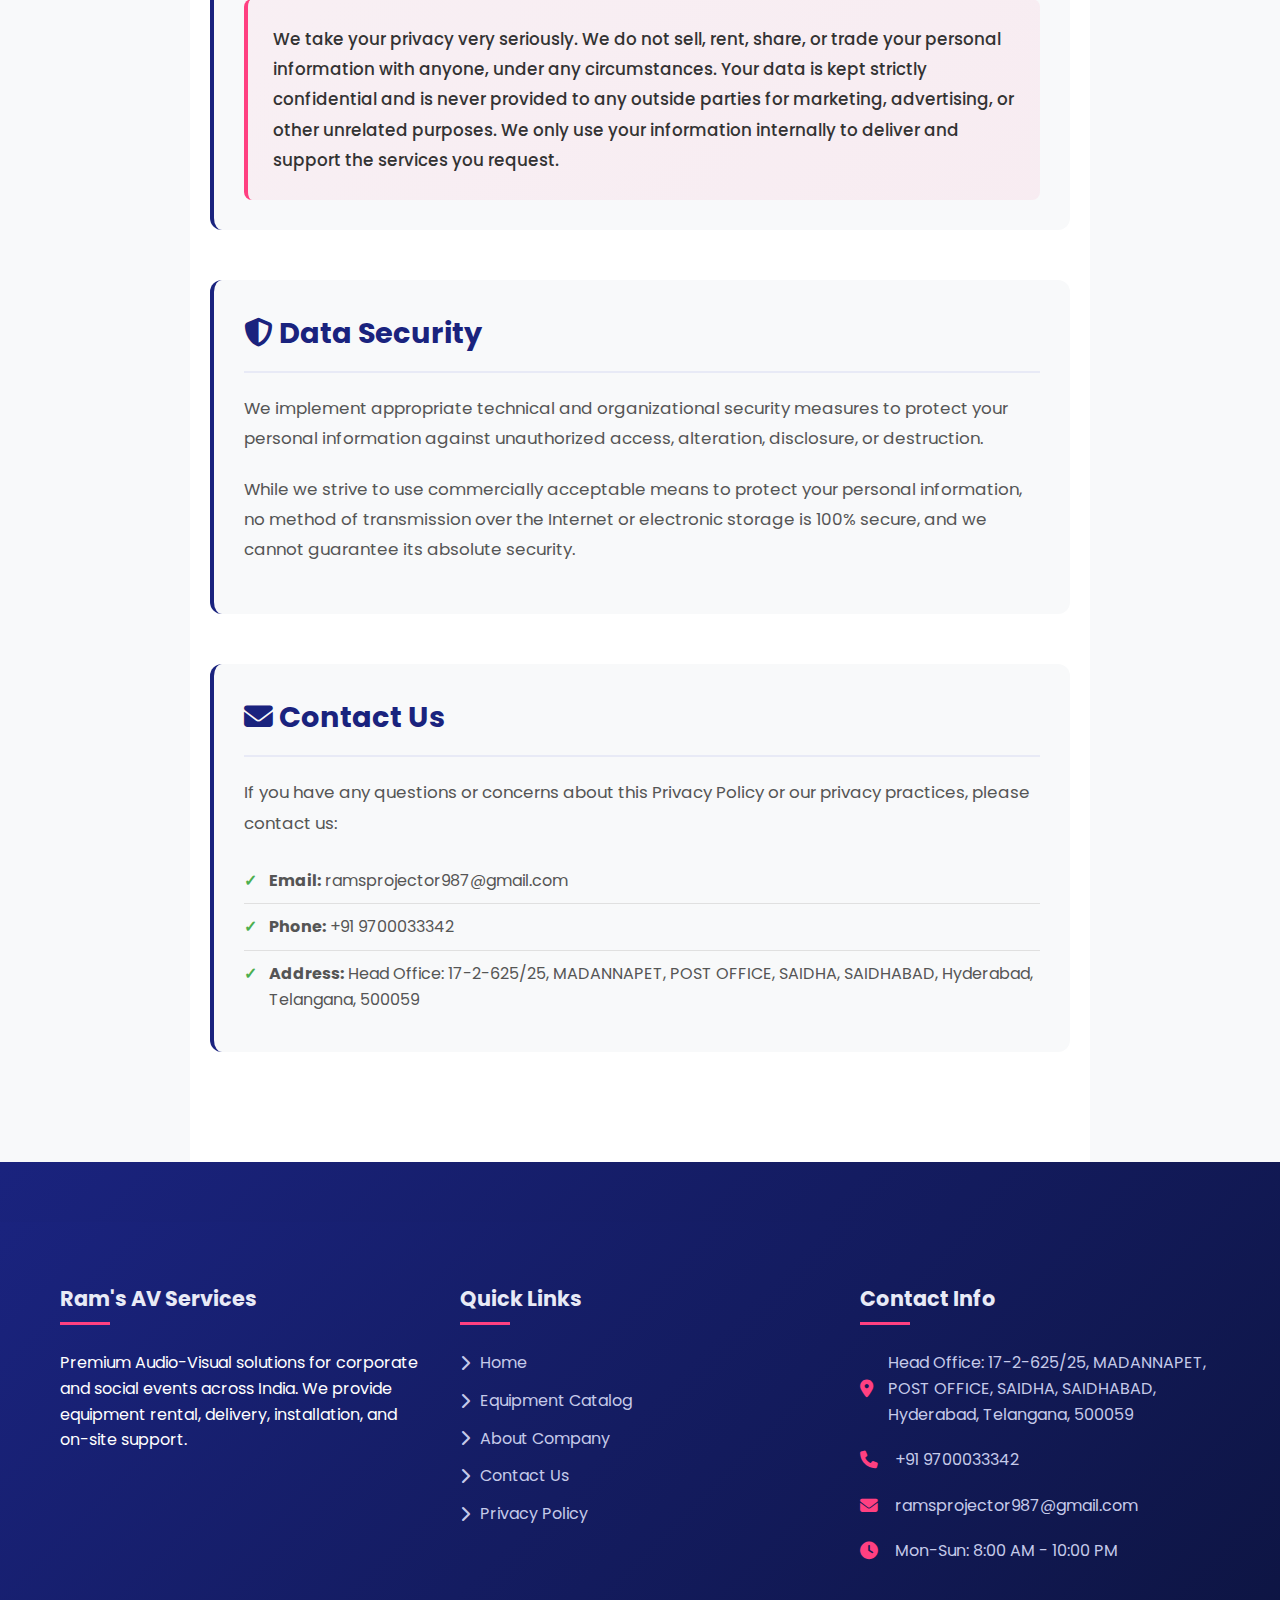
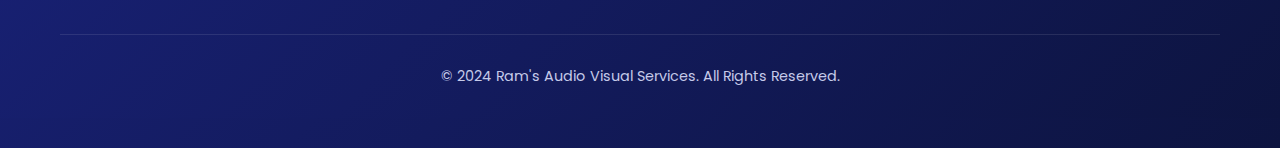
<file: privacy.html>
<!DOCTYPE html>
<html lang="en">
<head>
    <meta charset="UTF-8">
    <meta name="viewport" content="width=device-width, initial-scale=1.0">
    <title>Privacy Policy | Ram's Audio Visual Services</title>
    <link rel="stylesheet" href="style.css">
    <link rel="stylesheet" href="https://cdnjs.cloudflare.com/ajax/libs/font-awesome/6.4.0/css/all.min.css">
    <link href="https://fonts.googleapis.com/css2?family=Poppins:wght@300;400;500;600;700&family=Montserrat:wght@700;800&display=swap" rel="stylesheet">
    <link rel="apple-touch-icon" sizes="180x180" href="images/apple-touch-icon.png">
    <link rel="icon" type="image/png" sizes="32x32" href="images/favicon-32x32.png">
    <link rel="icon" type="image/png" sizes="16x16" href="images/favicon-16x16.png">
    <link rel="manifest" href="images/site.webmanifest">
    <style>
        /* Privacy Page Specific Styles */
        .privacy-hero-section {
            background: linear-gradient(135deg, rgba(26,35,126,0.9), rgba(48,63,159,0.8));
            padding: 100px 0 60px;
            color: white;
            text-align: center;
        }

        .privacy-content {
            max-width: 900px;
            margin: 0 auto;
            padding: 60px 0;
            background: white;
        }

        .privacy-section {
            margin-bottom: 50px;
            padding: 30px;
            background: #f8f9fa;
            border-radius: 12px;
            border-left: 4px solid #1a237e;
        }

        .privacy-section h2 {
            color: #1a237e;
            margin-bottom: 20px;
            padding-bottom: 15px;
            border-bottom: 2px solid #e8eaf6;
            font-size: 1.8rem;
        }

        .privacy-section p {
            color: #555;
            line-height: 1.8;
            margin-bottom: 20px;
            font-size: 1.05rem;
        }

        .privacy-section ul {
            list-style: none;
            padding-left: 0;
        }

        .privacy-section li {
            padding: 10px 0;
            color: #555;
            border-bottom: 1px solid #e0e0e0;
            padding-left: 25px;
            position: relative;
        }

        .privacy-section li:last-child {
            border-bottom: none;
        }

        .privacy-section li::before {
            content: '✓';
            position: absolute;
            left: 0;
            color: #4caf50;
            font-weight: bold;
        }

        .privacy-highlight {
            background: linear-gradient(135deg, rgba(255,64,129,0.05), rgba(245,0,87,0.05));
            border-left: 4px solid #ff4081;
            padding: 25px;
            border-radius: 8px;
            margin-top: 30px;
        }

        .privacy-highlight p {
            color: #333;
            font-weight: 500;
            margin: 0;
        }

        .privacy-update {
            text-align: center;
            padding: 30px;
            background: linear-gradient(135deg, #f8f9fa 0%, #e8eaf6 100%);
            border-radius: 12px;
            margin-top: 50px;
        }

        .privacy-update h3 {
            color: #1a237e;
            margin-bottom: 15px;
        }

        .privacy-update p {
            color: #666;
            margin-bottom: 0;
        }

        /* Responsive Design for Privacy Page */
        @media (max-width: 768px) {
            .privacy-section {
                padding: 25px 20px;
            }
            
            .privacy-section h2 {
                font-size: 1.5rem;
            }
            
            .privacy-content {
                padding: 40px 0;
            }
        }

        @media (max-width: 480px) {
            .privacy-hero-section {
                padding: 80px 0 50px;
            }
            
            .privacy-section {
                padding: 20px 15px;
            }
            
            .privacy-highlight {
                padding: 20px 15px;
            }
        }
    </style>
</head>
<body>
    <!-- Header will be loaded via JavaScript -->
    <div id="header"></div>

    <!-- Privacy Policy Hero Section -->
    <section class="privacy-hero-section">
        <div class="container">
            <div class="privacy-hero-content">
                <h1 class="page-title">Privacy Policy</h1>
                <p class="page-subtitle">How we protect and handle your personal information</p>
                <div class="breadcrumb">
                    <a href="index.html">Home</a> <i class="fas fa-chevron-right"></i> 
                    <span>Privacy Policy</span>
                </div>
            </div>
        </div>
    </section>

    <!-- Privacy Policy Content -->
    <section class="privacy-content">
        <div class="container">

            <!-- Your Agreement Section -->
            <div class="privacy-section">
                <h2><i class="fas fa-handshake"></i> Your Agreement</h2>
                <p>
                    By accessing and using our website, you consent to the practices for collecting and using your information as described in this Privacy Policy.
                </p>
            </div>

            <!-- Information We Collect Section -->
            <div class="privacy-section">
                <h2><i class="fas fa-info-circle"></i> Information We Collect</h2>
                <p>
                    We only collect information that is essential to provide you with our services:
                </p>
                <ul>
                    <li>
                        <strong>Information You Provide Directly:</strong> This includes your name, phone number, email address, and event details when you submit an inquiry or booking form.
                    </li>
                    <li>
                        <strong>Information from Communication:</strong> If you contact us via email or our website contact form, we collect the contents of your message, your contact details, and any attachments you send.
                    </li>
                </ul>
            </div>

            <!-- How We Use Your Information Section -->
            <div class="privacy-section">
                <h2><i class="fas fa-cogs"></i> How We Use Your Information</h2>
                <p>
                    Your information is used solely for the purpose of serving you. We use it to:
                </p>
                <ul>
                    <li>Process, confirm, and manage your bookings for audio-visual equipment and services.</li>
                    <li>Communicate with you regarding your inquiry, booking, or support request.</li>
                    <li>Deliver our services and equipment to your event location.</li>
                    <li>Improve the functionality and user experience of our website.</li>
                    <li>Protect the security of our website and services and prevent fraud.</li>
                </ul>

                <div class="privacy-highlight">
                    <p>
                        We take your privacy very seriously. We do not sell, rent, share, or trade your personal information with anyone, under any circumstances.
                        Your data is kept strictly confidential and is never provided to any outside parties for marketing, advertising, or other unrelated purposes. 
                        We only use your information internally to deliver and support the services you request.
                    </p>
                </div>
            </div>

            <!-- Additional Information -->
            <div class="privacy-section">
                <h2><i class="fas fa-shield-alt"></i> Data Security</h2>
                <p>
                    We implement appropriate technical and organizational security measures to protect your personal information against unauthorized access, alteration, disclosure, or destruction.
                </p>
                <p>
                    While we strive to use commercially acceptable means to protect your personal information, no method of transmission over the Internet or electronic storage is 100% secure, and we cannot guarantee its absolute security.
                </p>
            </div>

            <!-- Contact Information -->
            <div class="privacy-section">
                <h2><i class="fas fa-envelope"></i> Contact Us</h2>
                <p>
                    If you have any questions or concerns about this Privacy Policy or our privacy practices, please contact us:
                </p>
                <ul>
                    <li><strong>Email:</strong> ramsprojector987@gmail.com</li>
                    <li><strong>Phone:</strong> +91 9700033342</li>
                    <li><strong>Address:</strong> Head Office: 17-2-625/25, MADANNAPET, POST OFFICE, SAIDHA, SAIDHABAD, Hyderabad, Telangana, 500059</li>
                </ul>
            </div>
        </div>
    </section>

    <!-- Footer will be loaded via JavaScript -->
    <div id="footer"></div>

    <!-- Existing Privacy Policy Modal (Keep as is) -->
    <div id="privacyModal" class="modal">
        <div class="modal-content">
            <span class="close-modal">&times;</span>
            <h2>Privacy Policy</h2>
            <div class="modal-body">
                <p><strong>Last Updated: March 2024</strong></p>
                <p>This is a summary of our full privacy policy. For complete details, please visit our <a href="privacy.html">Privacy Policy page</a>.</p>
                <!-- Keep existing modal content or simplify it -->
                <p>We respect your privacy and are committed to protecting your personal information...</p>
                <div class="modal-actions">
                    <a href="privacy.html" class="btn btn-primary">View Full Privacy Policy</a>
                </div>
            </div>
        </div>
    </div>

    <script src="script.js"></script>
</body>
</html>
</file>
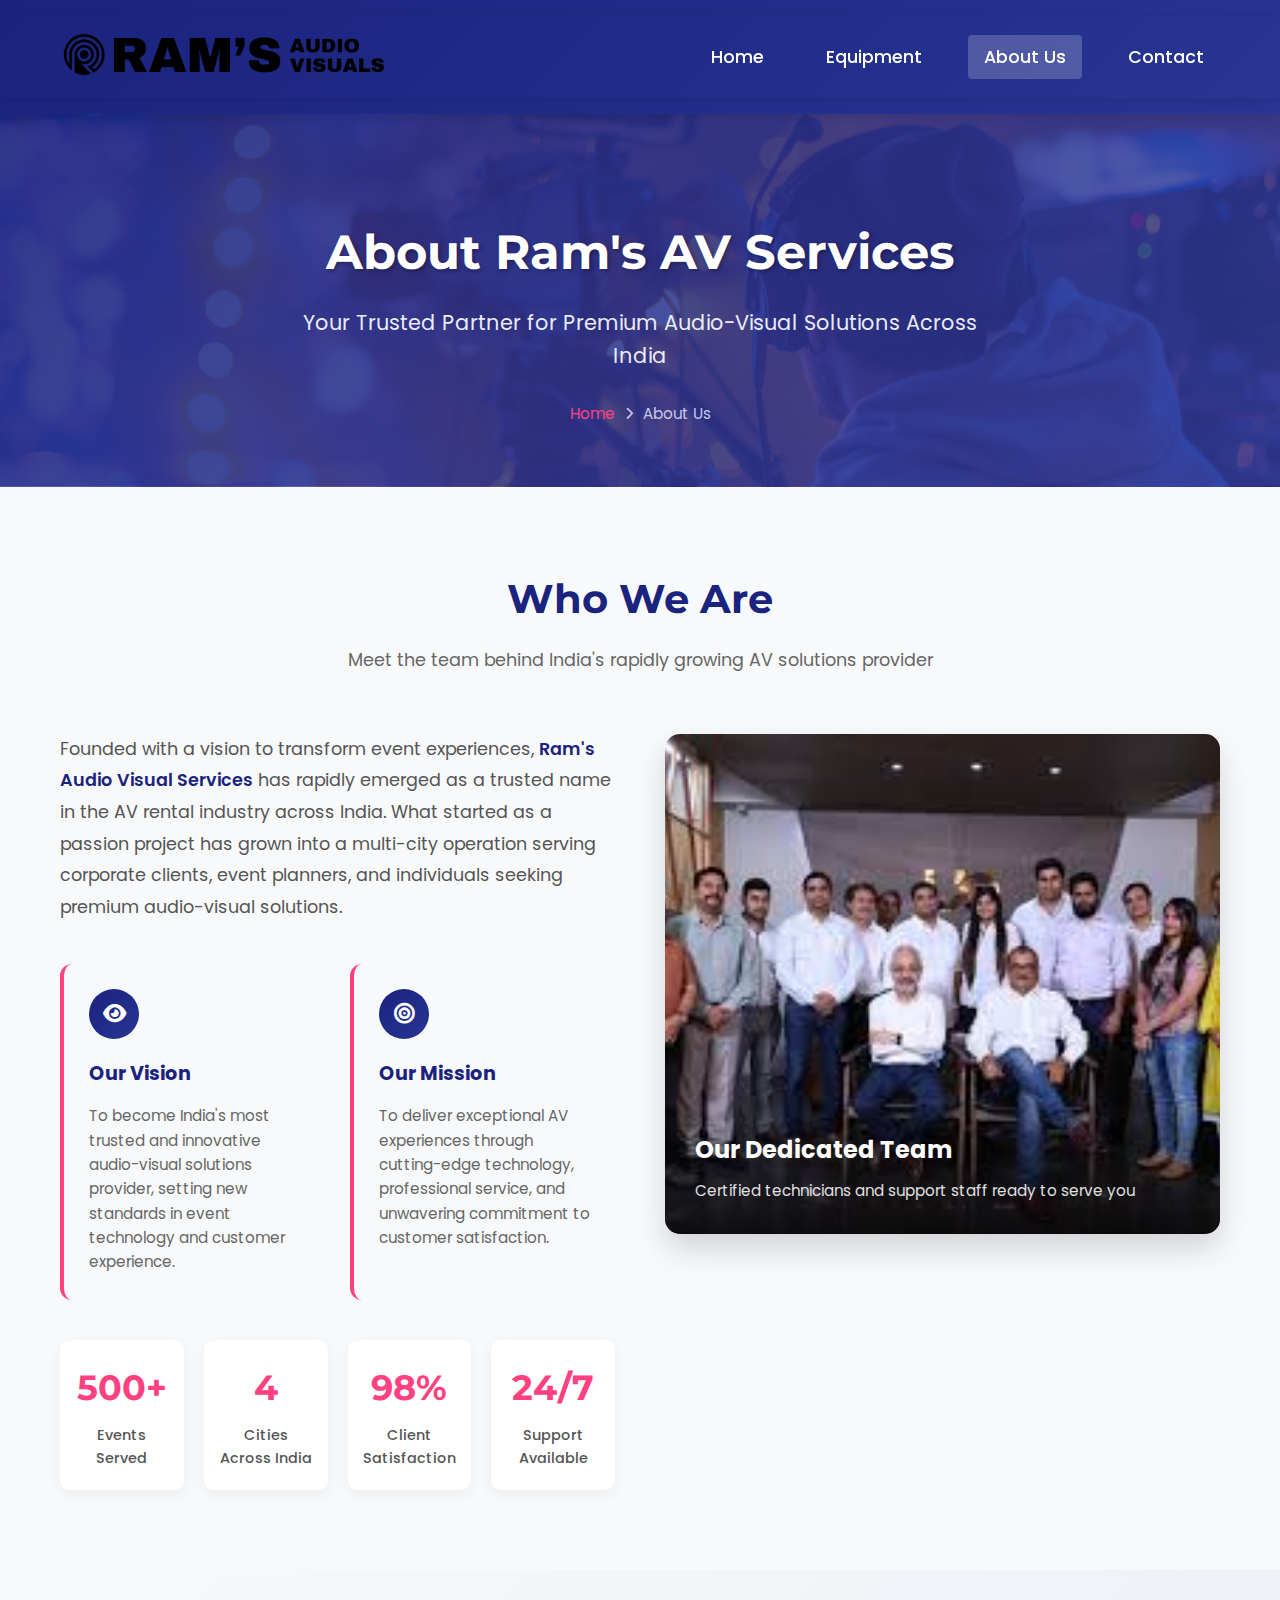
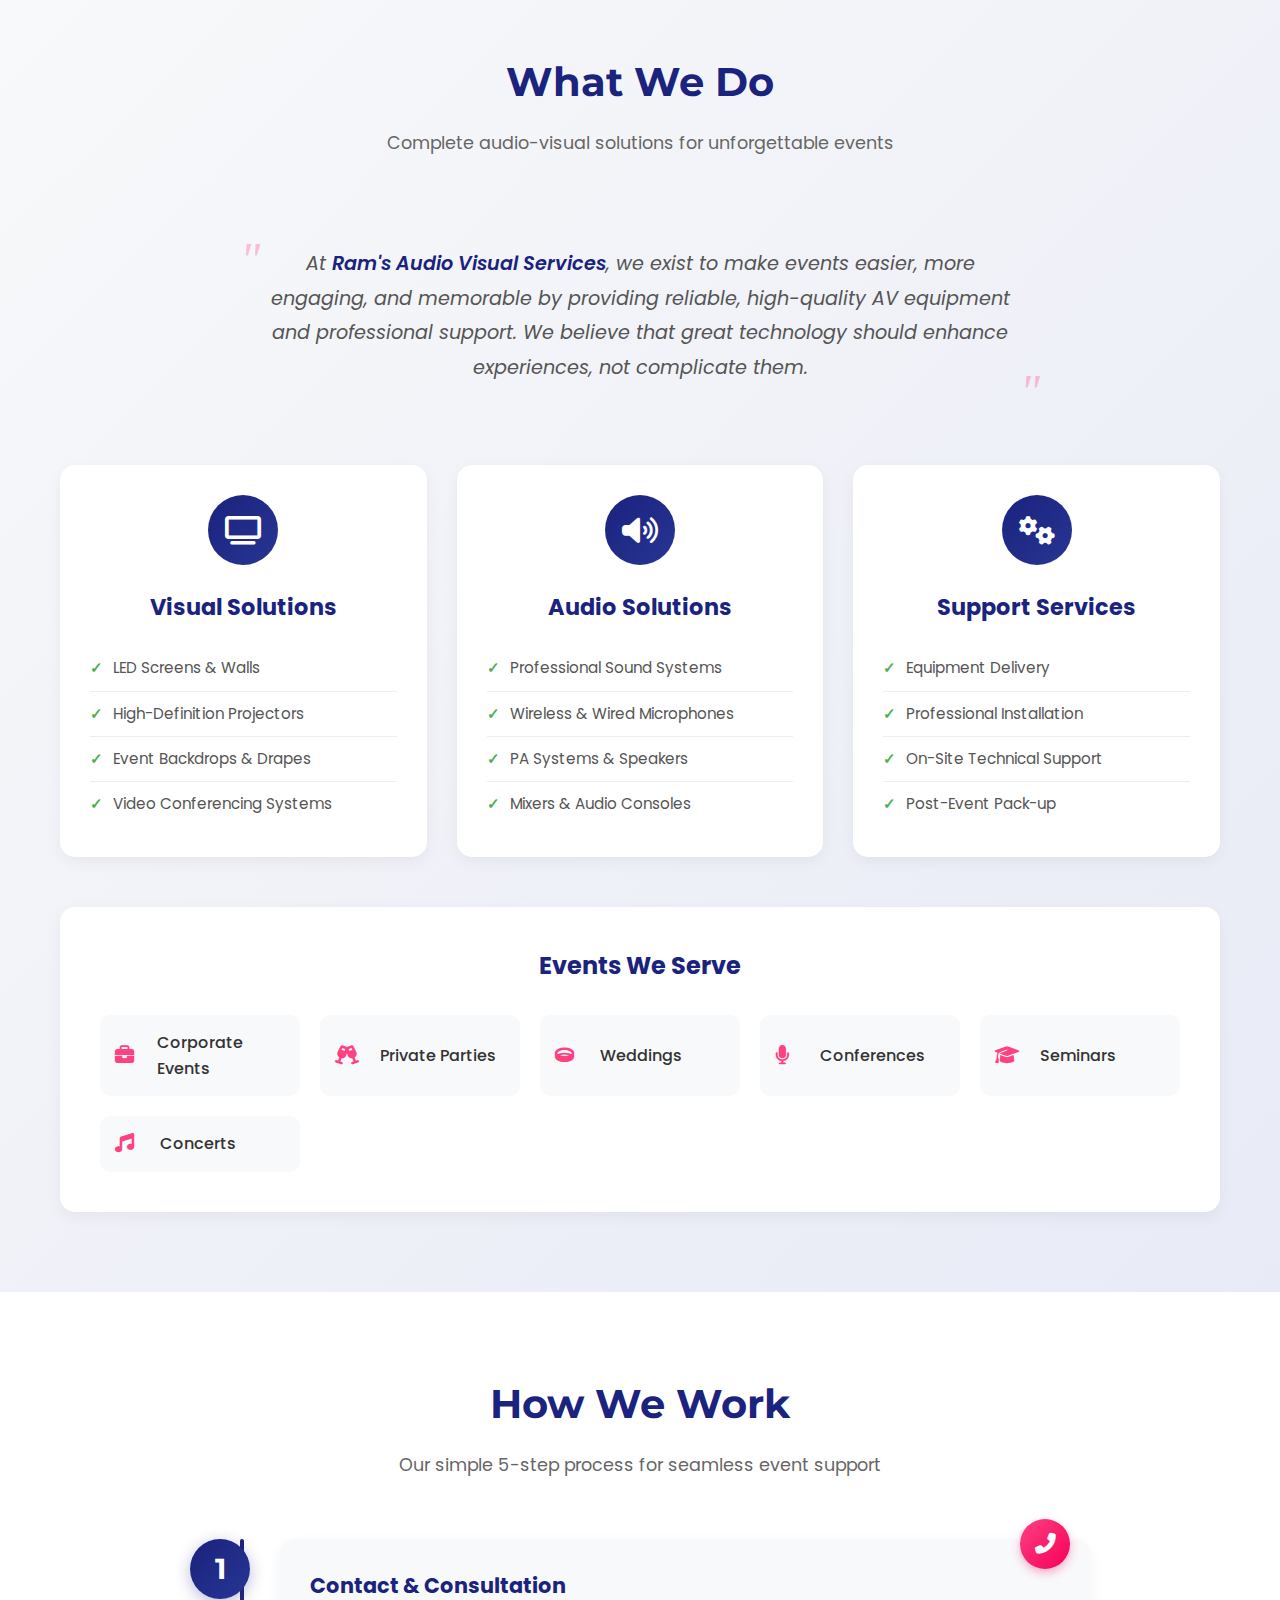
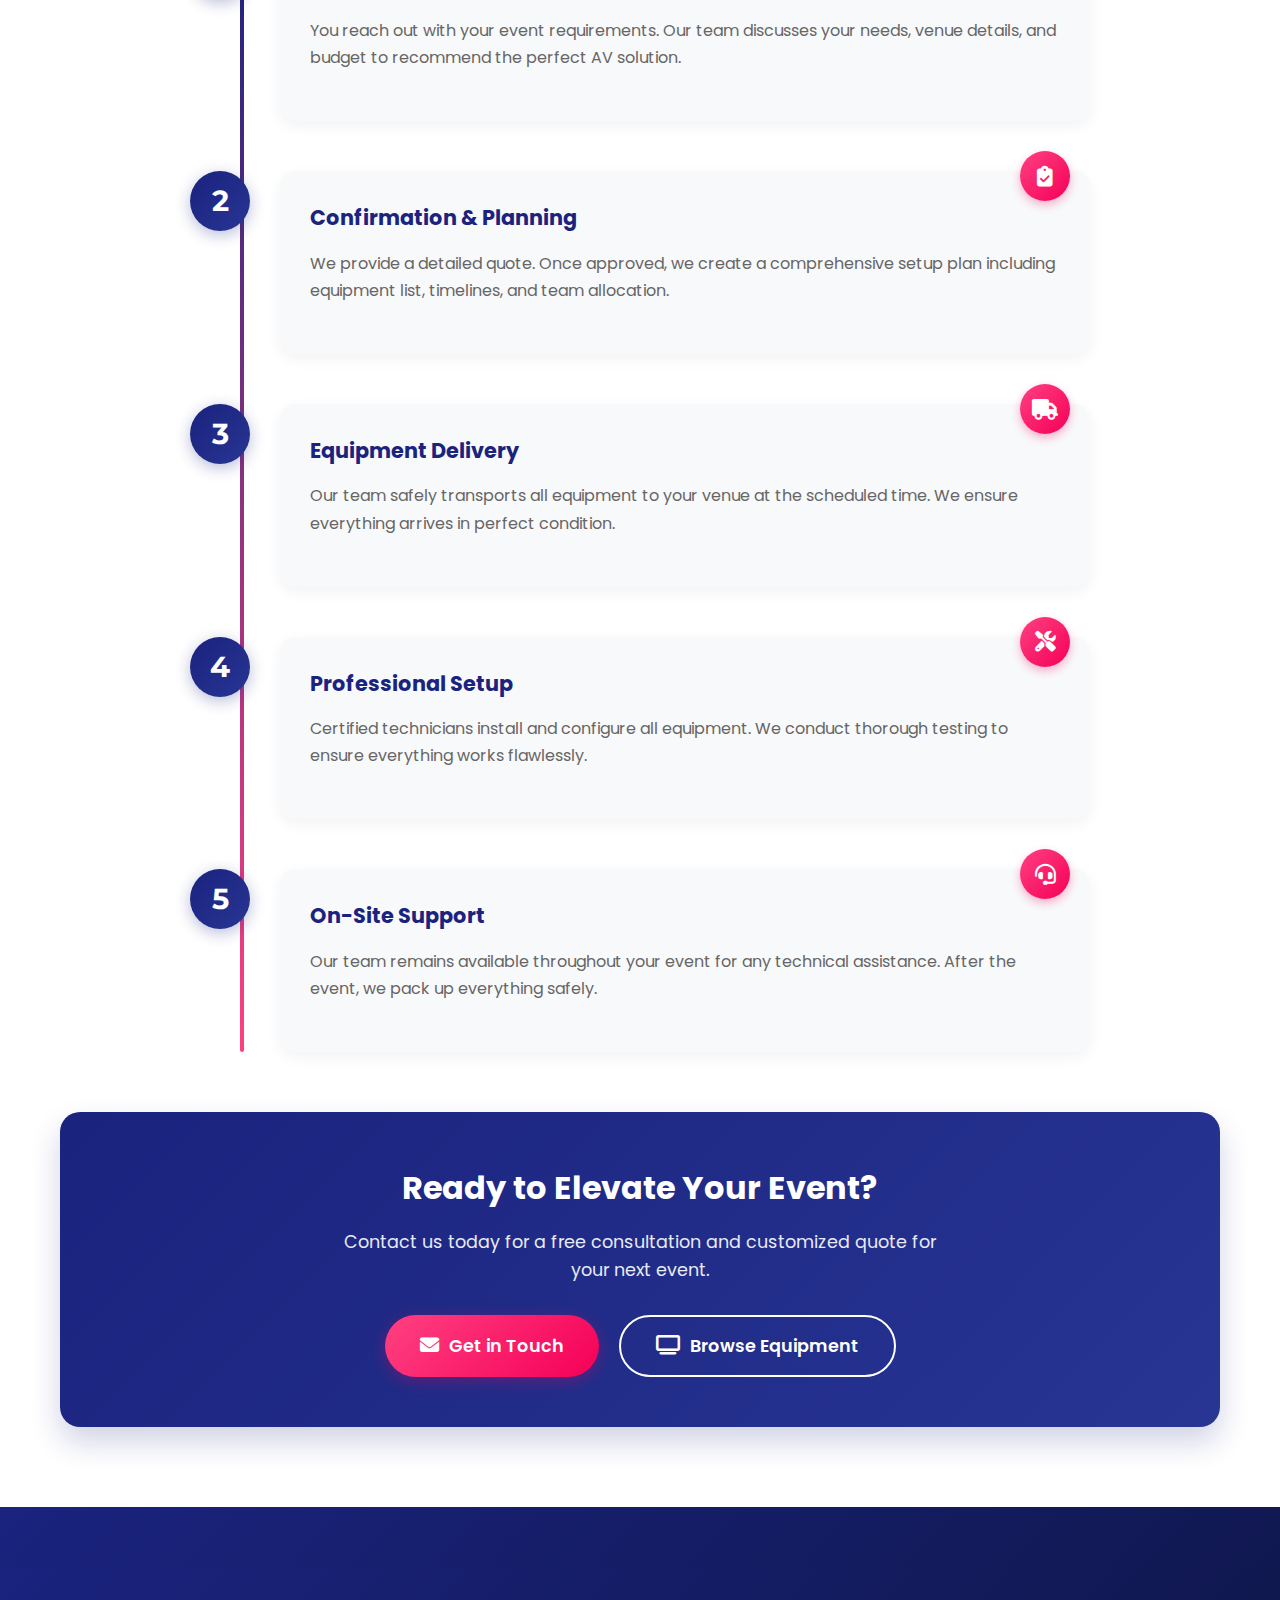
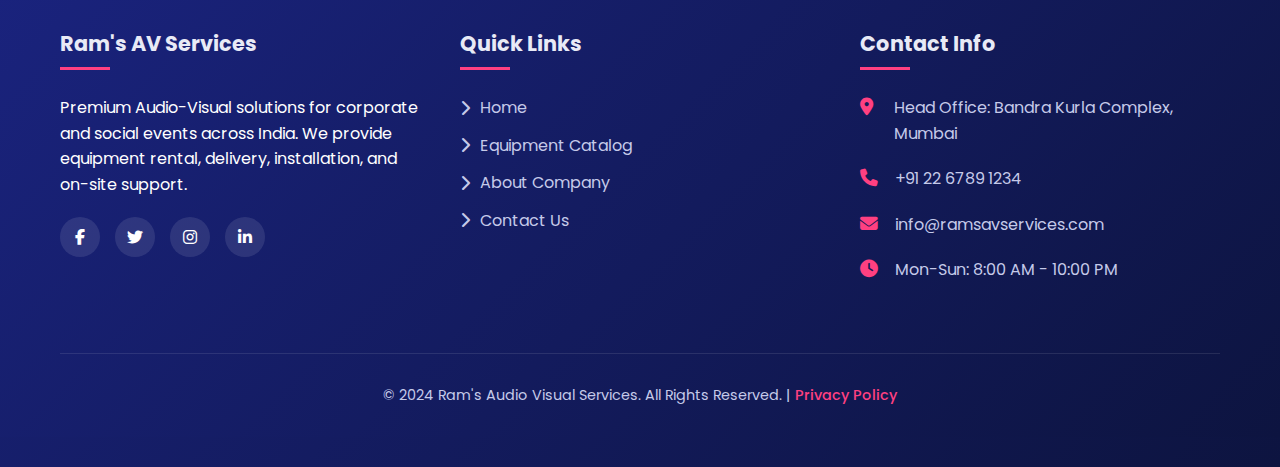
<file: ram dummy/about.html>
<!DOCTYPE html>
<html lang="en">
<head>
    <meta charset="UTF-8">
    <meta name="viewport" content="width=device-width, initial-scale=1.0">
    <title>About Us | Ram's Audio Visual Services</title>
    <link rel="stylesheet" href="style.css">
    <link rel="stylesheet" href="https://cdnjs.cloudflare.com/ajax/libs/font-awesome/6.4.0/css/all.min.css">
    <link href="https://fonts.googleapis.com/css2?family=Poppins:wght@300;400;500;600;700&family=Montserrat:wght@700;800&display=swap" rel="stylesheet">
    <link rel="icon" type="image/png" href="images/logo.png">
</head>
<body>
    <!-- Header will be loaded via JavaScript -->
    <div id="header"></div>

    <!-- About Hero Section -->
    <section class="about-hero-section">
        <div class="container">
            <div class="about-hero-content">
                <h1 class="page-title">About Ram's AV Services</h1>
                <p class="page-subtitle">Your Trusted Partner for Premium Audio-Visual Solutions Across India</p>
                <div class="breadcrumb">
                    <a href="index.html">Home</a> <i class="fas fa-chevron-right"></i> 
                    <span>About Us</span>
                </div>
            </div>
        </div>
    </section>

    <!-- Section 1: Who We Are -->
    <section class="about-section">
        <div class="container">
            <div class="section-header">
                <h2>Who We Are</h2>
                <p class="section-subtitle">Meet the team behind India's rapidly growing AV solutions provider</p>
            </div>
            
            <div class="who-we-are-content">
                <div class="who-we-are-text">
                    <p class="intro-text">
                        Founded with a vision to transform event experiences, <strong>Ram's Audio Visual Services</strong> has rapidly emerged as a trusted name in the AV rental industry across India. What started as a passion project has grown into a multi-city operation serving corporate clients, event planners, and individuals seeking premium audio-visual solutions.
                    </p>
                    
                    <div class="mission-vision">
                        <div class="mv-card">
                            <div class="mv-icon">
                                <i class="fas fa-eye"></i>
                            </div>
                            <h3>Our Vision</h3>
                            <p>To become India's most trusted and innovative audio-visual solutions provider, setting new standards in event technology and customer experience.</p>
                        </div>
                        
                        <div class="mv-card">
                            <div class="mv-icon">
                                <i class="fas fa-bullseye"></i>
                            </div>
                            <h3>Our Mission</h3>
                            <p>To deliver exceptional AV experiences through cutting-edge technology, professional service, and unwavering commitment to customer satisfaction.</p>
                        </div>
                    </div>
                    
                    <div class="stats-container">
                        <div class="stat-item">
                            <div class="stat-number">500+</div>
                            <div class="stat-label">Events Served</div>
                        </div>
                        <div class="stat-item">
                            <div class="stat-number">4</div>
                            <div class="stat-label">Cities Across India</div>
                        </div>
                        <div class="stat-item">
                            <div class="stat-number">98%</div>
                            <div class="stat-label">Client Satisfaction</div>
                        </div>
                        <div class="stat-item">
                            <div class="stat-number">24/7</div>
                            <div class="stat-label">Support Available</div>
                        </div>
                    </div>
                </div>
                
                <div class="who-we-are-image">
                    <img src="images/team.jpeg" alt="Our Team at Ram's AV Services">
                    <div class="image-overlay">
                        <h3>Our Dedicated Team</h3>
                        <p>Certified technicians and support staff ready to serve you</p>
                    </div>
                </div>
            </div>
        </div>
    </section>

    <!-- Section 2: What We Do -->
    <section class="what-we-do-section">
        <div class="container">
            <div class="section-header">
                <h2>What We Do</h2>
                <p class="section-subtitle">Complete audio-visual solutions for unforgettable events</p>
            </div>
            
            <div class="what-we-do-content">
                <div class="wwd-intro">
                    <p class="wwd-statement">
                        At <strong>Ram's Audio Visual Services</strong>, we exist to make events easier, more engaging, and memorable by providing reliable, high-quality AV equipment and professional support. We believe that great technology should enhance experiences, not complicate them.
                    </p>
                </div>
                
                <div class="services-overview">
                    <div class="service-category">
                        <div class="category-icon">
                            <i class="fas fa-tv"></i>
                        </div>
                        <h3>Visual Solutions</h3>
                        <ul>
                            <li>LED Screens & Walls</li>
                            <li>High-Definition Projectors</li>
                            <li>Event Backdrops & Drapes</li>
                            <li>Video Conferencing Systems</li>
                        </ul>
                    </div>
                    
                    <div class="service-category">
                        <div class="category-icon">
                            <i class="fas fa-volume-up"></i>
                        </div>
                        <h3>Audio Solutions</h3>
                        <ul>
                            <li>Professional Sound Systems</li>
                            <li>Wireless & Wired Microphones</li>
                            <li>PA Systems & Speakers</li>
                            <li>Mixers & Audio Consoles</li>
                        </ul>
                    </div>
                    
                    <div class="service-category">
                        <div class="category-icon">
                            <i class="fas fa-cogs"></i>
                        </div>
                        <h3>Support Services</h3>
                        <ul>
                            <li>Equipment Delivery</li>
                            <li>Professional Installation</li>
                            <li>On-Site Technical Support</li>
                            <li>Post-Event Pack-up</li>
                        </ul>
                    </div>
                </div>
                
                <div class="event-types">
                    <h3>Events We Serve</h3>
                    <div class="event-grid">
                        <div class="event-type">
                            <i class="fas fa-briefcase"></i>
                            <span>Corporate Events</span>
                        </div>
                        <div class="event-type">
                            <i class="fas fa-glass-cheers"></i>
                            <span>Private Parties</span>
                        </div>
                        <div class="event-type">
                            <i class="fas fa-ring"></i>
                            <span>Weddings</span>
                        </div>
                        <div class="event-type">
                            <i class="fas fa-microphone"></i>
                            <span>Conferences</span>
                        </div>
                        <div class="event-type">
                            <i class="fas fa-graduation-cap"></i>
                            <span>Seminars</span>
                        </div>
                        <div class="event-type">
                            <i class="fas fa-music"></i>
                            <span>Concerts</span>
                        </div>
                    </div>
                </div>
            </div>
        </div>
    </section>

    <!-- Section 3: How We Work -->
    <section class="how-we-work-section">
        <div class="container">
            <div class="section-header">
                <h2>How We Work</h2>
                <p class="section-subtitle">Our simple 5-step process for seamless event support</p>
            </div>
            
            <div class="process-timeline">
                <div class="process-step">
                    <div class="step-number">1</div>
                    <div class="step-content">
                        <h3>Contact & Consultation</h3>
                        <p>You reach out with your event requirements. Our team discusses your needs, venue details, and budget to recommend the perfect AV solution.</p>
                        <div class="step-icon">
                            <i class="fas fa-phone-alt"></i>
                        </div>
                    </div>
                </div>
                
                <div class="process-step">
                    <div class="step-number">2</div>
                    <div class="step-content">
                        <h3>Confirmation & Planning</h3>
                        <p>We provide a detailed quote. Once approved, we create a comprehensive setup plan including equipment list, timelines, and team allocation.</p>
                        <div class="step-icon">
                            <i class="fas fa-clipboard-check"></i>
                        </div>
                    </div>
                </div>
                
                <div class="process-step">
                    <div class="step-number">3</div>
                    <div class="step-content">
                        <h3>Equipment Delivery</h3>
                        <p>Our team safely transports all equipment to your venue at the scheduled time. We ensure everything arrives in perfect condition.</p>
                        <div class="step-icon">
                            <i class="fas fa-truck"></i>
                        </div>
                    </div>
                </div>
                
                <div class="process-step">
                    <div class="step-number">4</div>
                    <div class="step-content">
                        <h3>Professional Setup</h3>
                        <p>Certified technicians install and configure all equipment. We conduct thorough testing to ensure everything works flawlessly.</p>
                        <div class="step-icon">
                            <i class="fas fa-tools"></i>
                        </div>
                    </div>
                </div>
                
                <div class="process-step">
                    <div class="step-number">5</div>
                    <div class="step-content">
                        <h3>On-Site Support</h3>
                        <p>Our team remains available throughout your event for any technical assistance. After the event, we pack up everything safely.</p>
                        <div class="step-icon">
                            <i class="fas fa-headset"></i>
                        </div>
                    </div>
                </div>
            </div>
            
            <div class="cta-box">
                <h3>Ready to Elevate Your Event?</h3>
                <p>Contact us today for a free consultation and customized quote for your next event.</p>
                <div class="cta-buttons">
                    <a href="contact.html" class="btn btn-primary">
                        <i class="fas fa-envelope"></i> Get in Touch
                    </a>
                    <a href="equipment.html" class="btn btn-secondary">
                        <i class="fas fa-tv"></i> Browse Equipment
                    </a>
                </div>
            </div>
        </div>
    </section>

    <!-- Footer will be loaded via JavaScript -->
    <div id="footer"></div>

    <!-- Privacy Policy Modal -->
    <div id="privacyModal" class="modal">
        <div class="modal-content">
            <span class="close-modal">&times;</span>
            <h2>Privacy Policy</h2>
            <div class="modal-body">
                <!-- Same privacy policy content as index.html -->
                <p><strong>Last Updated: March 2024</strong></p>
                <!-- Include the same privacy policy text from index.html -->
            </div>
        </div>
    </div>

    <script src="script.js"></script>
</body>
</html>
</file>
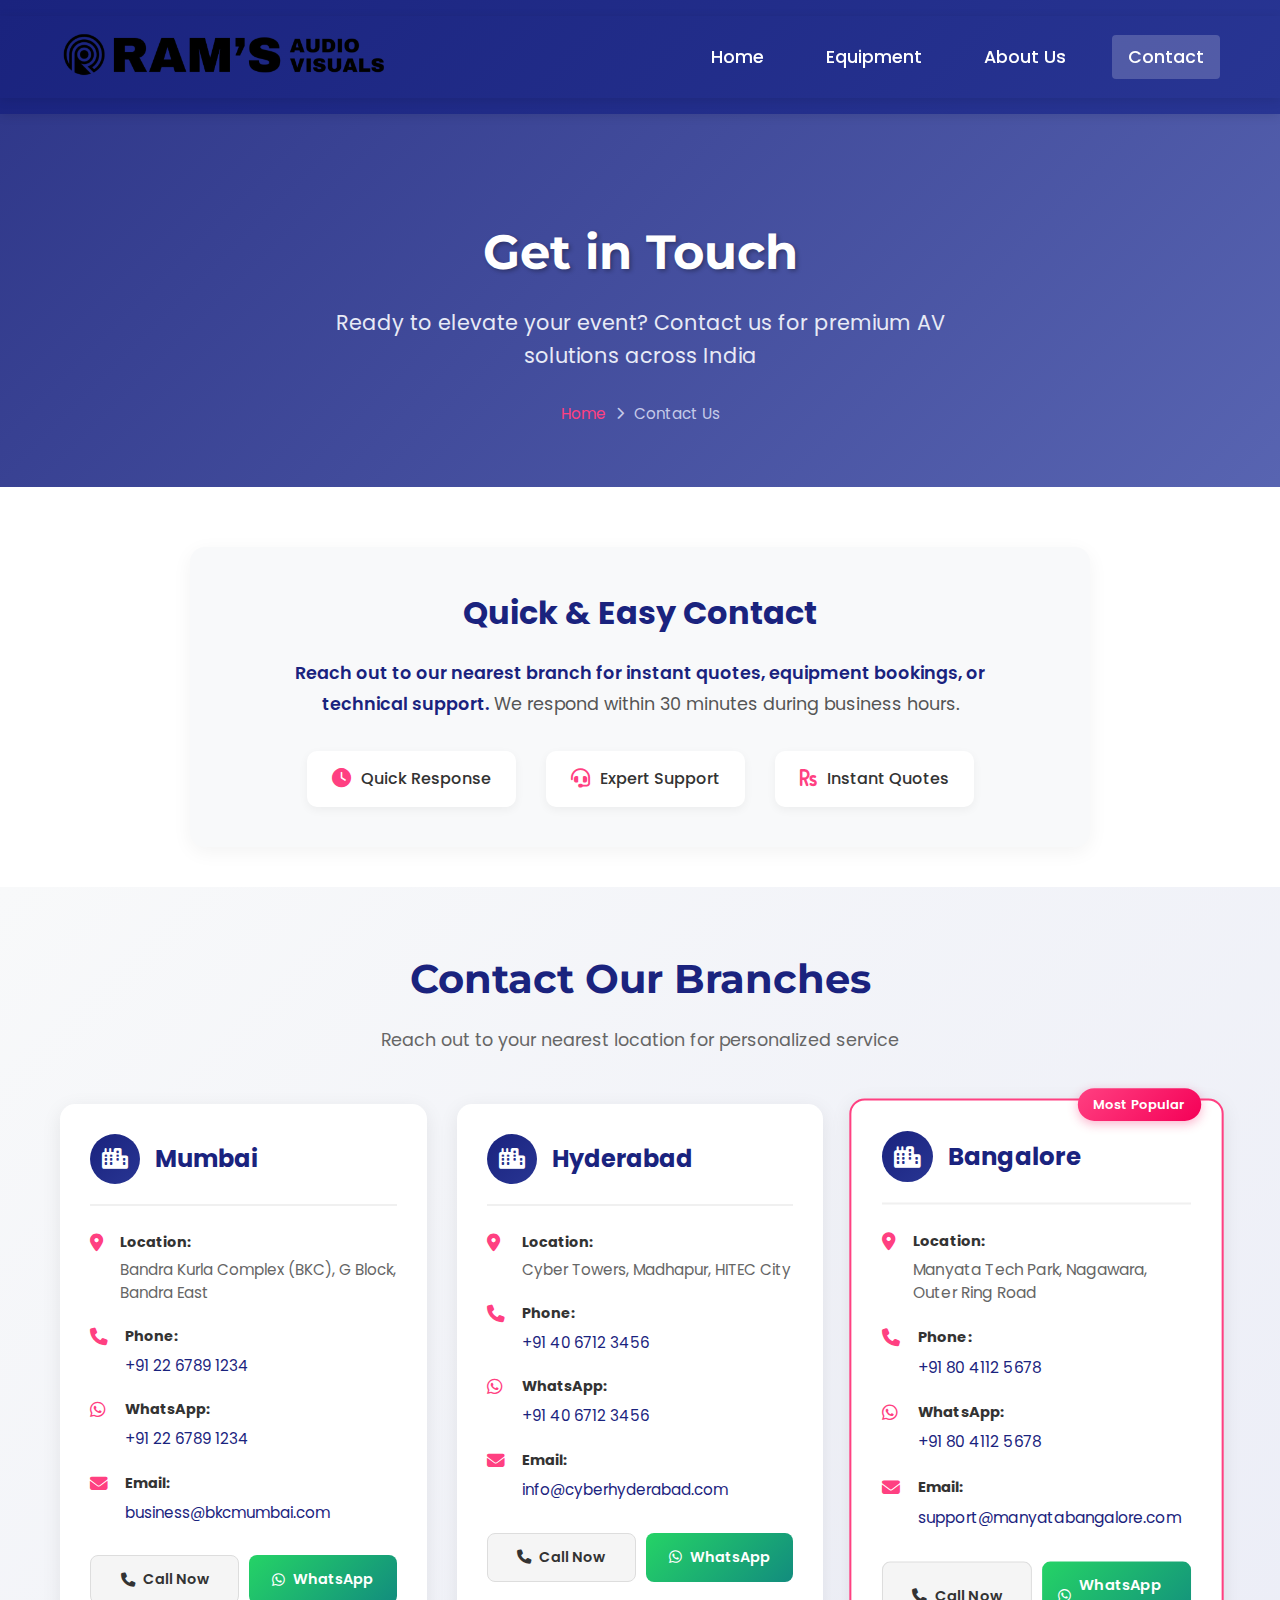
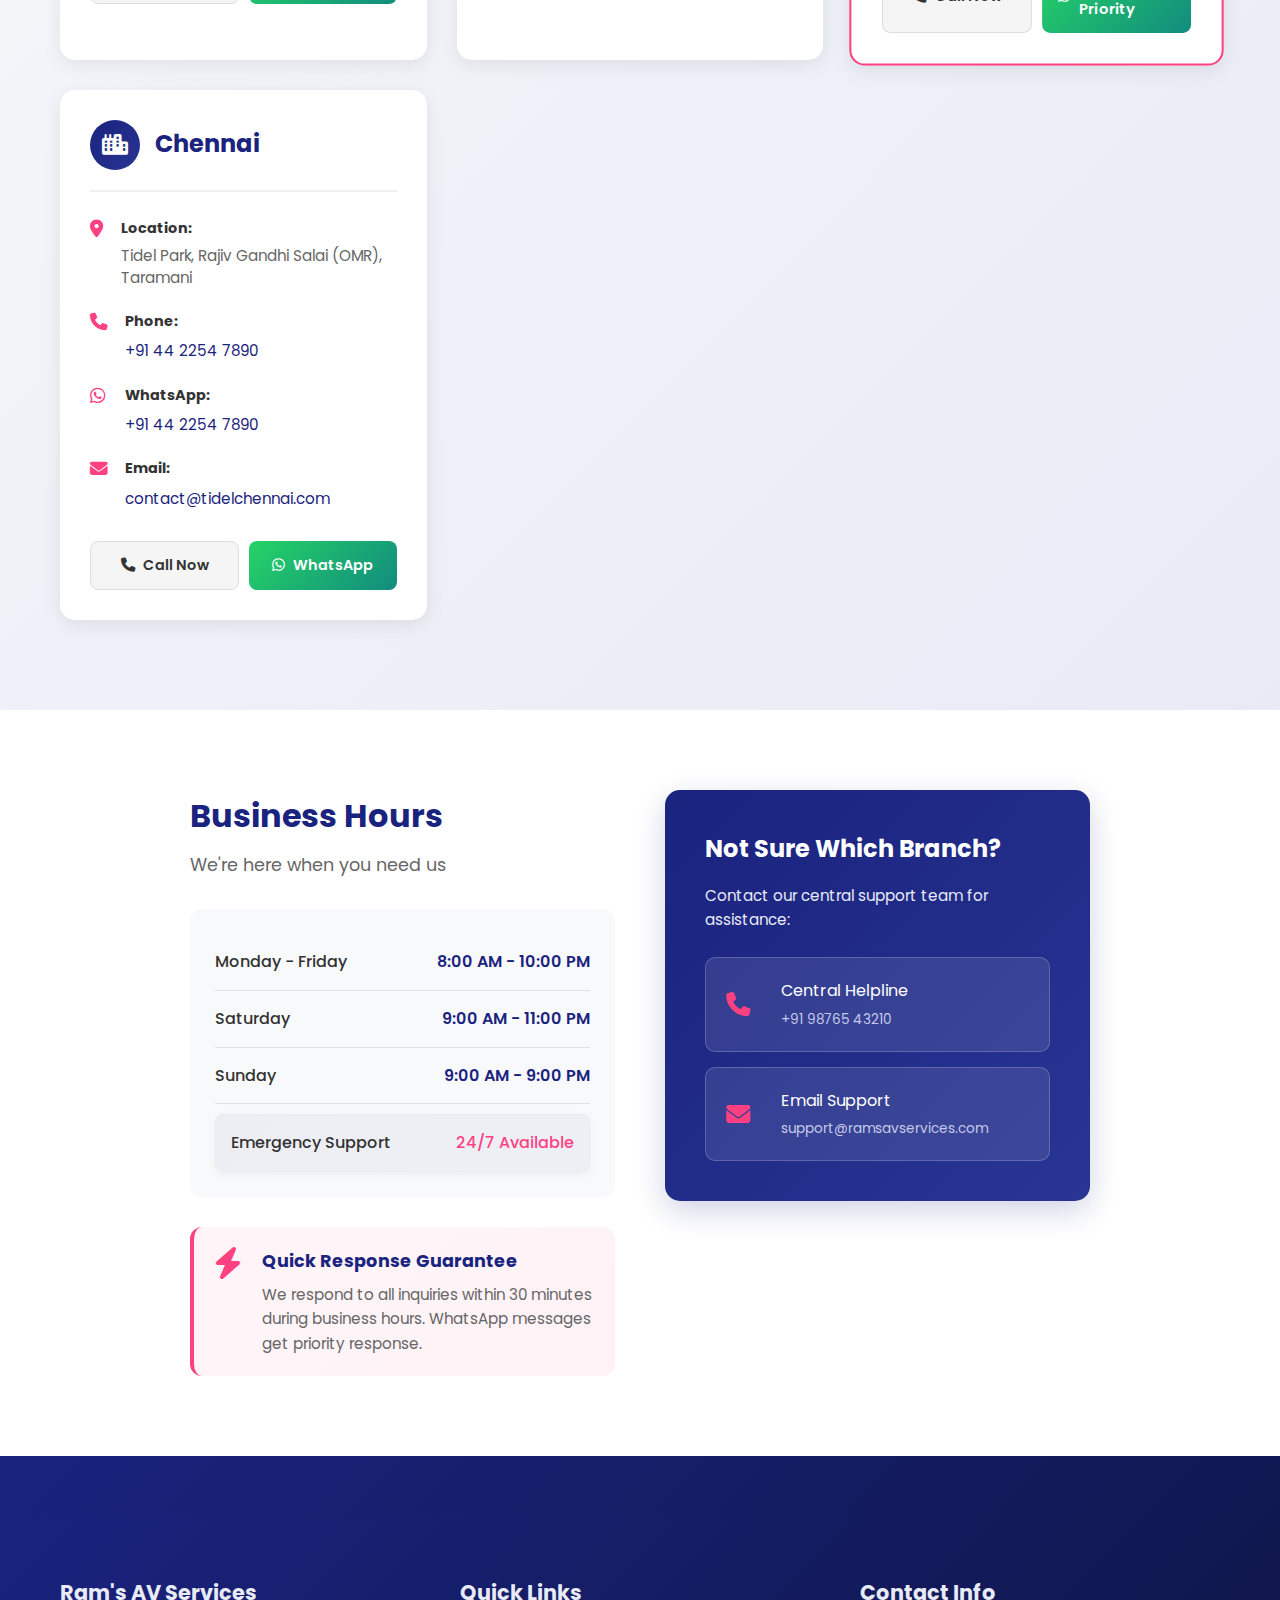
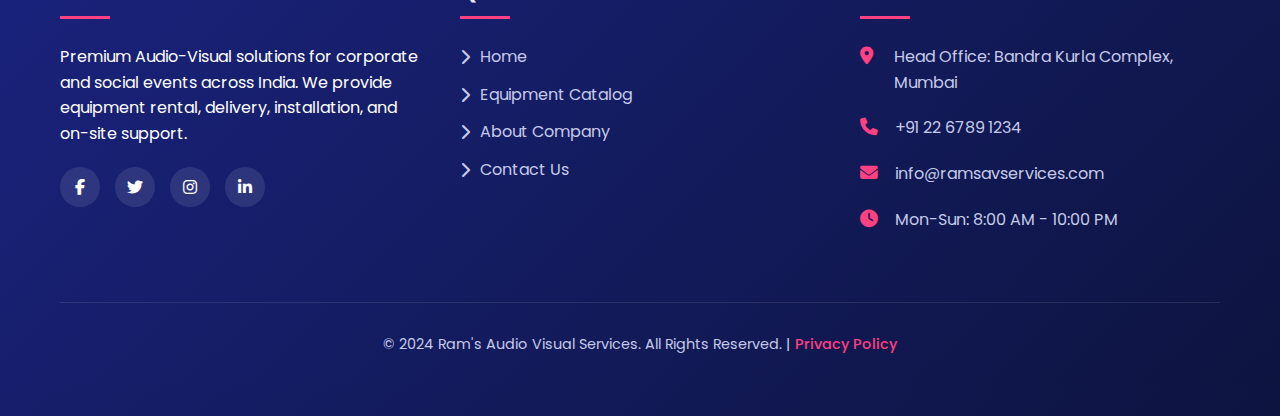
<file: ram dummy/contact.html>
<!DOCTYPE html>
<html lang="en">
<head>
    <meta charset="UTF-8">
    <meta name="viewport" content="width=device-width, initial-scale=1.0">
    <title>Contact Us | Ram's Audio Visual Services</title>
    <link rel="stylesheet" href="style.css">
    <link rel="stylesheet" href="https://cdnjs.cloudflare.com/ajax/libs/font-awesome/6.4.0/css/all.min.css">
    <link href="https://fonts.googleapis.com/css2?family=Poppins:wght@300;400;500;600;700&family=Montserrat:wght@700;800&display=swap" rel="stylesheet">
    <link rel="icon" type="image/png" href="images/logo.png">
</head>
<body>
    <!-- Header will be loaded via JavaScript -->
    <div id="header"></div>

    <!-- Contact Hero Section -->
    <section class="contact-hero-section">
        <div class="container">
            <div class="contact-hero-content">
                <h1 class="page-title">Get in Touch</h1>
                <p class="contact-tagline">Ready to elevate your event? Contact us for premium AV solutions across India</p>
                <div class="breadcrumb">
                    <a href="index.html">Home</a> <i class="fas fa-chevron-right"></i> 
                    <span>Contact Us</span>
                </div>
            </div>
        </div>
    </section>

    <!-- Contact Intro Section -->
    <section class="contact-intro-section">
        <div class="container">
            <div class="intro-box">
                <h2>Quick & Easy Contact</h2>
                <p class="intro-text">
                    <strong>Reach out to our nearest branch for instant quotes, equipment bookings, or technical support.</strong> 
                    We respond within 30 minutes during business hours.
                </p>
                <div class="contact-highlights">
                    <div class="highlight">
                        <i class="fas fa-clock"></i>
                        <span>Quick Response</span>
                    </div>
                    <div class="highlight">
                        <i class="fas fa-headset"></i>
                        <span>Expert Support</span>
                    </div>
                    <div class="highlight">
                        <i class="fas fa-rupee-sign"></i>
                        <span>Instant Quotes</span>
                    </div>
                </div>
            </div>
        </div>
    </section>

    <!-- Contact Details Section -->
    <section class="contact-details-section">
        <div class="container">
            <h2 class="section-title">Contact Our Branches</h2>
            <p class="section-subtitle">Reach out to your nearest location for personalized service</p>
            
            <div class="contact-cards-grid">
                <!-- Mumbai Card -->
                <div class="contact-card">
                    <div class="city-header">
                        <i class="fas fa-city"></i>
                        <h3>Mumbai</h3>
                    </div>
                    <div class="contact-info">
                        <div class="contact-item">
                            <i class="fas fa-map-marker-alt"></i>
                            <div>
                                <strong>Location:</strong>
                                <p>Bandra Kurla Complex (BKC), G Block, Bandra East</p>
                            </div>
                        </div>
                        <div class="contact-item">
                            <i class="fas fa-phone"></i>
                            <div>
                                <strong>Phone:</strong>
                                <a href="tel:+912267891234">+91 22 6789 1234</a>
                            </div>
                        </div>
                        <div class="contact-item">
                            <i class="fab fa-whatsapp"></i>
                            <div>
                                <strong>WhatsApp:</strong>
                                <a href="https://wa.me/912267891234" target="_blank">+91 22 6789 1234</a>
                            </div>
                        </div>
                        <div class="contact-item">
                            <i class="fas fa-envelope"></i>
                            <div>
                                <strong>Email:</strong>
                                <a href="mailto:business@bkcmumbai.com">business@bkcmumbai.com</a>
                            </div>
                        </div>
                    </div>
                    <div class="contact-actions">
                        <a href="tel:+912267891234" class="action-btn call-btn">
                            <i class="fas fa-phone"></i> Call Now
                        </a>
                        <a href="https://wa.me/912267891234" target="_blank" class="action-btn whatsapp-btn">
                            <i class="fab fa-whatsapp"></i> WhatsApp
                        </a>
                    </div>
                </div>

                <!-- Hyderabad Card -->
                <div class="contact-card">
                    <div class="city-header">
                        <i class="fas fa-city"></i>
                        <h3>Hyderabad</h3>
                    </div>
                    <div class="contact-info">
                        <div class="contact-item">
                            <i class="fas fa-map-marker-alt"></i>
                            <div>
                                <strong>Location:</strong>
                                <p>Cyber Towers, Madhapur, HITEC City</p>
                            </div>
                        </div>
                        <div class="contact-item">
                            <i class="fas fa-phone"></i>
                            <div>
                                <strong>Phone:</strong>
                                <a href="tel:+914067123456">+91 40 6712 3456</a>
                            </div>
                        </div>
                        <div class="contact-item">
                            <i class="fab fa-whatsapp"></i>
                            <div>
                                <strong>WhatsApp:</strong>
                                <a href="https://wa.me/914067123456" target="_blank">+91 40 6712 3456</a>
                            </div>
                        </div>
                        <div class="contact-item">
                            <i class="fas fa-envelope"></i>
                            <div>
                                <strong>Email:</strong>
                                <a href="mailto:info@cyberhyderabad.com">info@cyberhyderabad.com</a>
                            </div>
                        </div>
                    </div>
                    <div class="contact-actions">
                        <a href="tel:+914067123456" class="action-btn call-btn">
                            <i class="fas fa-phone"></i> Call Now
                        </a>
                        <a href="https://wa.me/914067123456" target="_blank" class="action-btn whatsapp-btn">
                            <i class="fab fa-whatsapp"></i> WhatsApp
                        </a>
                    </div>
                </div>

                <!-- Bangalore Card -->
                <div class="contact-card highlighted-card">
                    <div class="card-badge">Most Popular</div>
                    <div class="city-header">
                        <i class="fas fa-city"></i>
                        <h3>Bangalore</h3>
                    </div>
                    <div class="contact-info">
                        <div class="contact-item">
                            <i class="fas fa-map-marker-alt"></i>
                            <div>
                                <strong>Location:</strong>
                                <p>Manyata Tech Park, Nagawara, Outer Ring Road</p>
                            </div>
                        </div>
                        <div class="contact-item">
                            <i class="fas fa-phone"></i>
                            <div>
                                <strong>Phone:</strong>
                                <a href="tel:+918041125678">+91 80 4112 5678</a>
                            </div>
                        </div>
                        <div class="contact-item">
                            <i class="fab fa-whatsapp"></i>
                            <div>
                                <strong>WhatsApp:</strong>
                                <a href="https://wa.me/918041125678" target="_blank">+91 80 4112 5678</a>
                            </div>
                        </div>
                        <div class="contact-item">
                            <i class="fas fa-envelope"></i>
                            <div>
                                <strong>Email:</strong>
                                <a href="mailto:support@manyatabangalore.com">support@manyatabangalore.com</a>
                            </div>
                        </div>
                    </div>
                    <div class="contact-actions">
                        <a href="tel:+918041125678" class="action-btn call-btn">
                            <i class="fas fa-phone"></i> Call Now
                        </a>
                        <a href="https://wa.me/918041125678" target="_blank" class="action-btn whatsapp-btn whatsapp-emphasis">
                            <i class="fab fa-whatsapp"></i> WhatsApp Priority
                        </a>
                    </div>
                </div>

                <!-- Chennai Card -->
                <div class="contact-card">
                    <div class="city-header">
                        <i class="fas fa-city"></i>
                        <h3>Chennai</h3>
                    </div>
                    <div class="contact-info">
                        <div class="contact-item">
                            <i class="fas fa-map-marker-alt"></i>
                            <div>
                                <strong>Location:</strong>
                                <p>Tidel Park, Rajiv Gandhi Salai (OMR), Taramani</p>
                            </div>
                        </div>
                        <div class="contact-item">
                            <i class="fas fa-phone"></i>
                            <div>
                                <strong>Phone:</strong>
                                <a href="tel:+914422547890">+91 44 2254 7890</a>
                            </div>
                        </div>
                        <div class="contact-item">
                            <i class="fab fa-whatsapp"></i>
                            <div>
                                <strong>WhatsApp:</strong>
                                <a href="https://wa.me/914422547890" target="_blank">+91 44 2254 7890</a>
                            </div>
                        </div>
                        <div class="contact-item">
                            <i class="fas fa-envelope"></i>
                            <div>
                                <strong>Email:</strong>
                                <a href="mailto:contact@tidelchennai.com">contact@tidelchennai.com</a>
                            </div>
                        </div>
                    </div>
                    <div class="contact-actions">
                        <a href="tel:+914422547890" class="action-btn call-btn">
                            <i class="fas fa-phone"></i> Call Now
                        </a>
                        <a href="https://wa.me/914422547890" target="_blank" class="action-btn whatsapp-btn">
                            <i class="fab fa-whatsapp"></i> WhatsApp
                        </a>
                    </div>
                </div>
            </div>
        </div>
    </section>

    <!-- Business Hours Section -->
    <section class="business-hours-section">
        <div class="container">
            <div class="hours-container">
                <div class="hours-content">
                    <h2>Business Hours</h2>
                    <p class="hours-subtitle">We're here when you need us</p>
                    
                    <div class="hours-grid">
                        <div class="day-row">
                            <span class="day">Monday - Friday</span>
                            <span class="time">8:00 AM - 10:00 PM</span>
                        </div>
                        <div class="day-row">
                            <span class="day">Saturday</span>
                            <span class="time">9:00 AM - 11:00 PM</span>
                        </div>
                        <div class="day-row">
                            <span class="day">Sunday</span>
                            <span class="time">9:00 AM - 9:00 PM</span>
                        </div>
                        <div class="day-row highlight">
                            <span class="day">Emergency Support</span>
                            <span class="time">24/7 Available</span>
                        </div>
                    </div>
                    
                    <div class="response-info">
                        <i class="fas fa-bolt"></i>
                        <div>
                            <h4>Quick Response Guarantee</h4>
                            <p>We respond to all inquiries within 30 minutes during business hours. WhatsApp messages get priority response.</p>
                        </div>
                    </div>
                </div>
                
                <div class="hours-cta">
                    <h3>Not Sure Which Branch?</h3>
                    <p>Contact our central support team for assistance:</p>
                    <div class="central-contact">
                        <a href="tel:+919876543210" class="central-btn">
                            <i class="fas fa-phone"></i>
                            <span>Central Helpline<br><small>+91 98765 43210</small></span>
                        </a>
                        <a href="mailto:support@ramsavservices.com" class="central-btn">
                            <i class="fas fa-envelope"></i>
                            <span>Email Support<br><small>support@ramsavservices.com</small></span>
                        </a>
                    </div>
                </div>
            </div>
        </div>
    </section>

    <!-- Footer will be loaded via JavaScript -->
    <div id="footer"></div>

    <!-- Privacy Policy Modal -->
    <div id="privacyModal" class="modal">
        <div class="modal-content">
            <span class="close-modal">&times;</span>
            <h2>Privacy Policy</h2>
            <div class="modal-body">
                <!-- Same privacy policy content -->
                <p><strong>Last Updated: March 2024</strong></p>
                <!-- Include privacy policy text -->
            </div>
        </div>
    </div>

    <script src="script.js"></script>
</body>
</html>
</file>
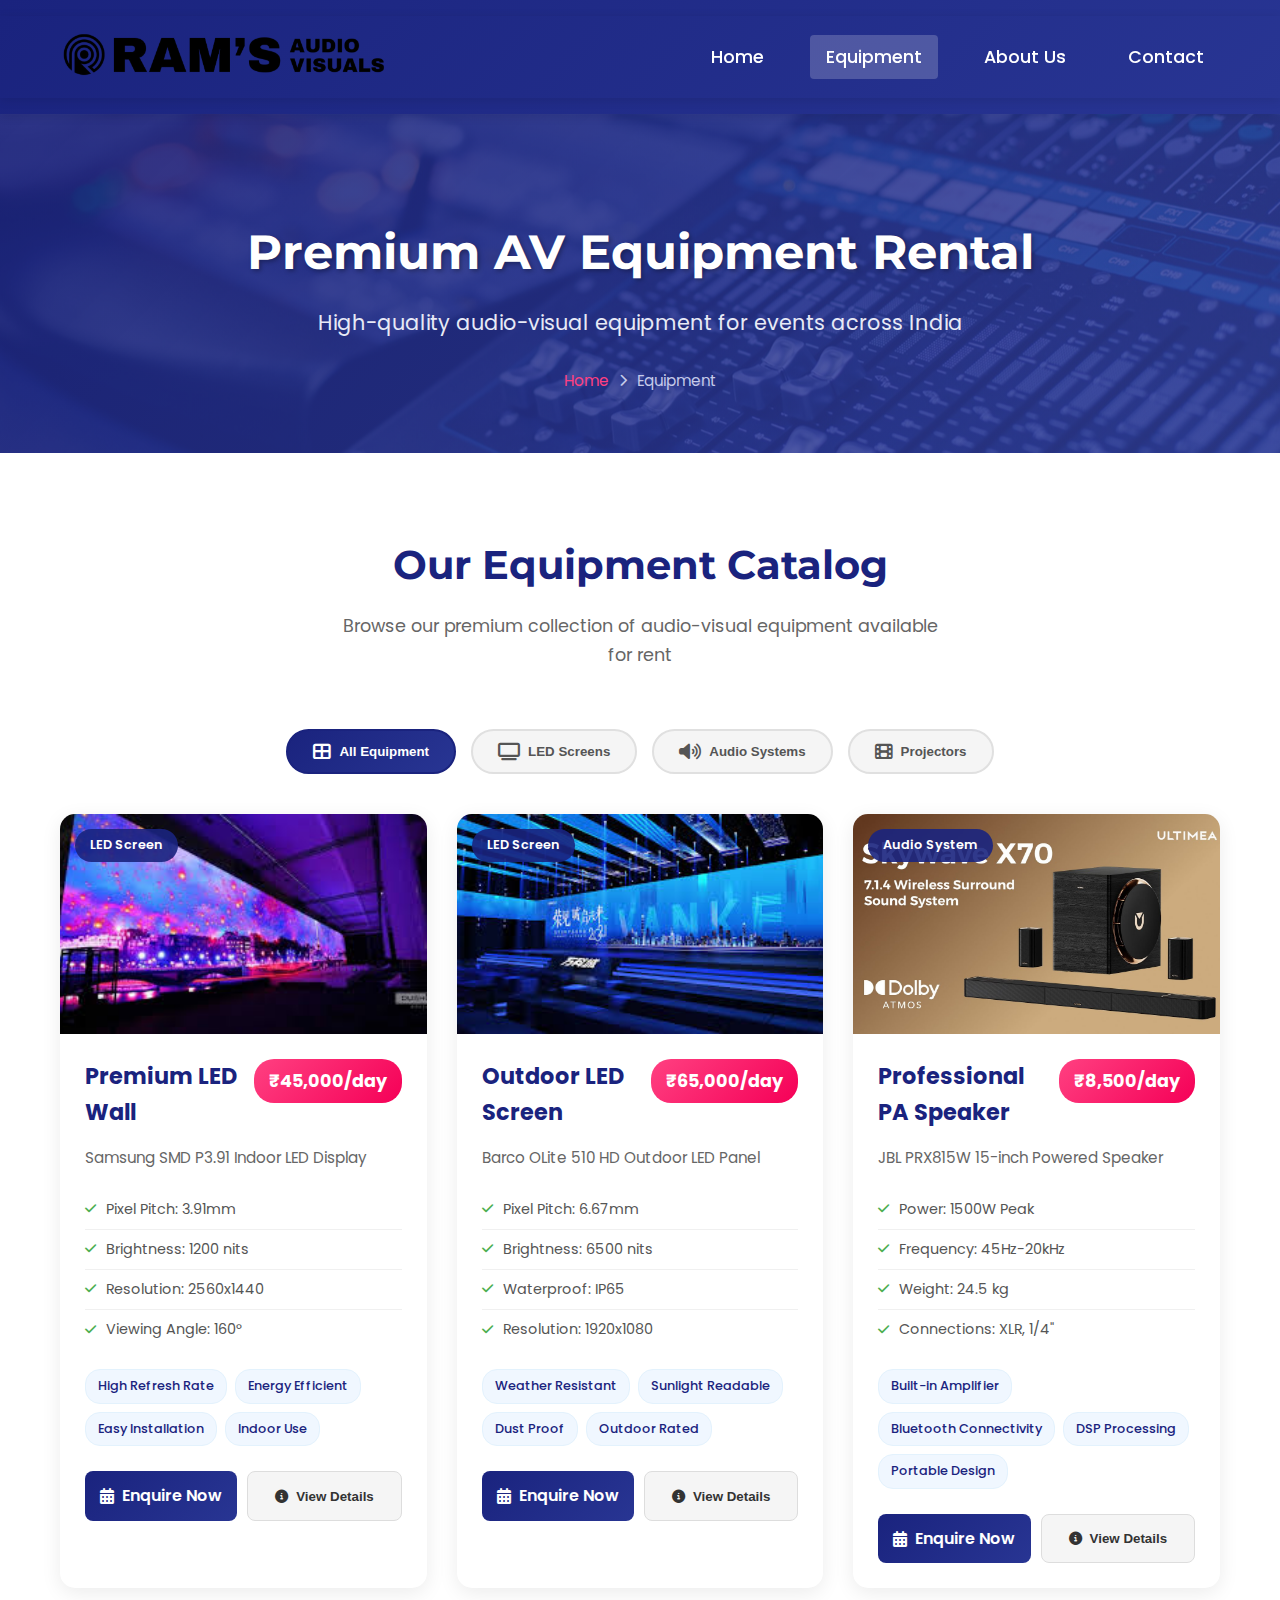
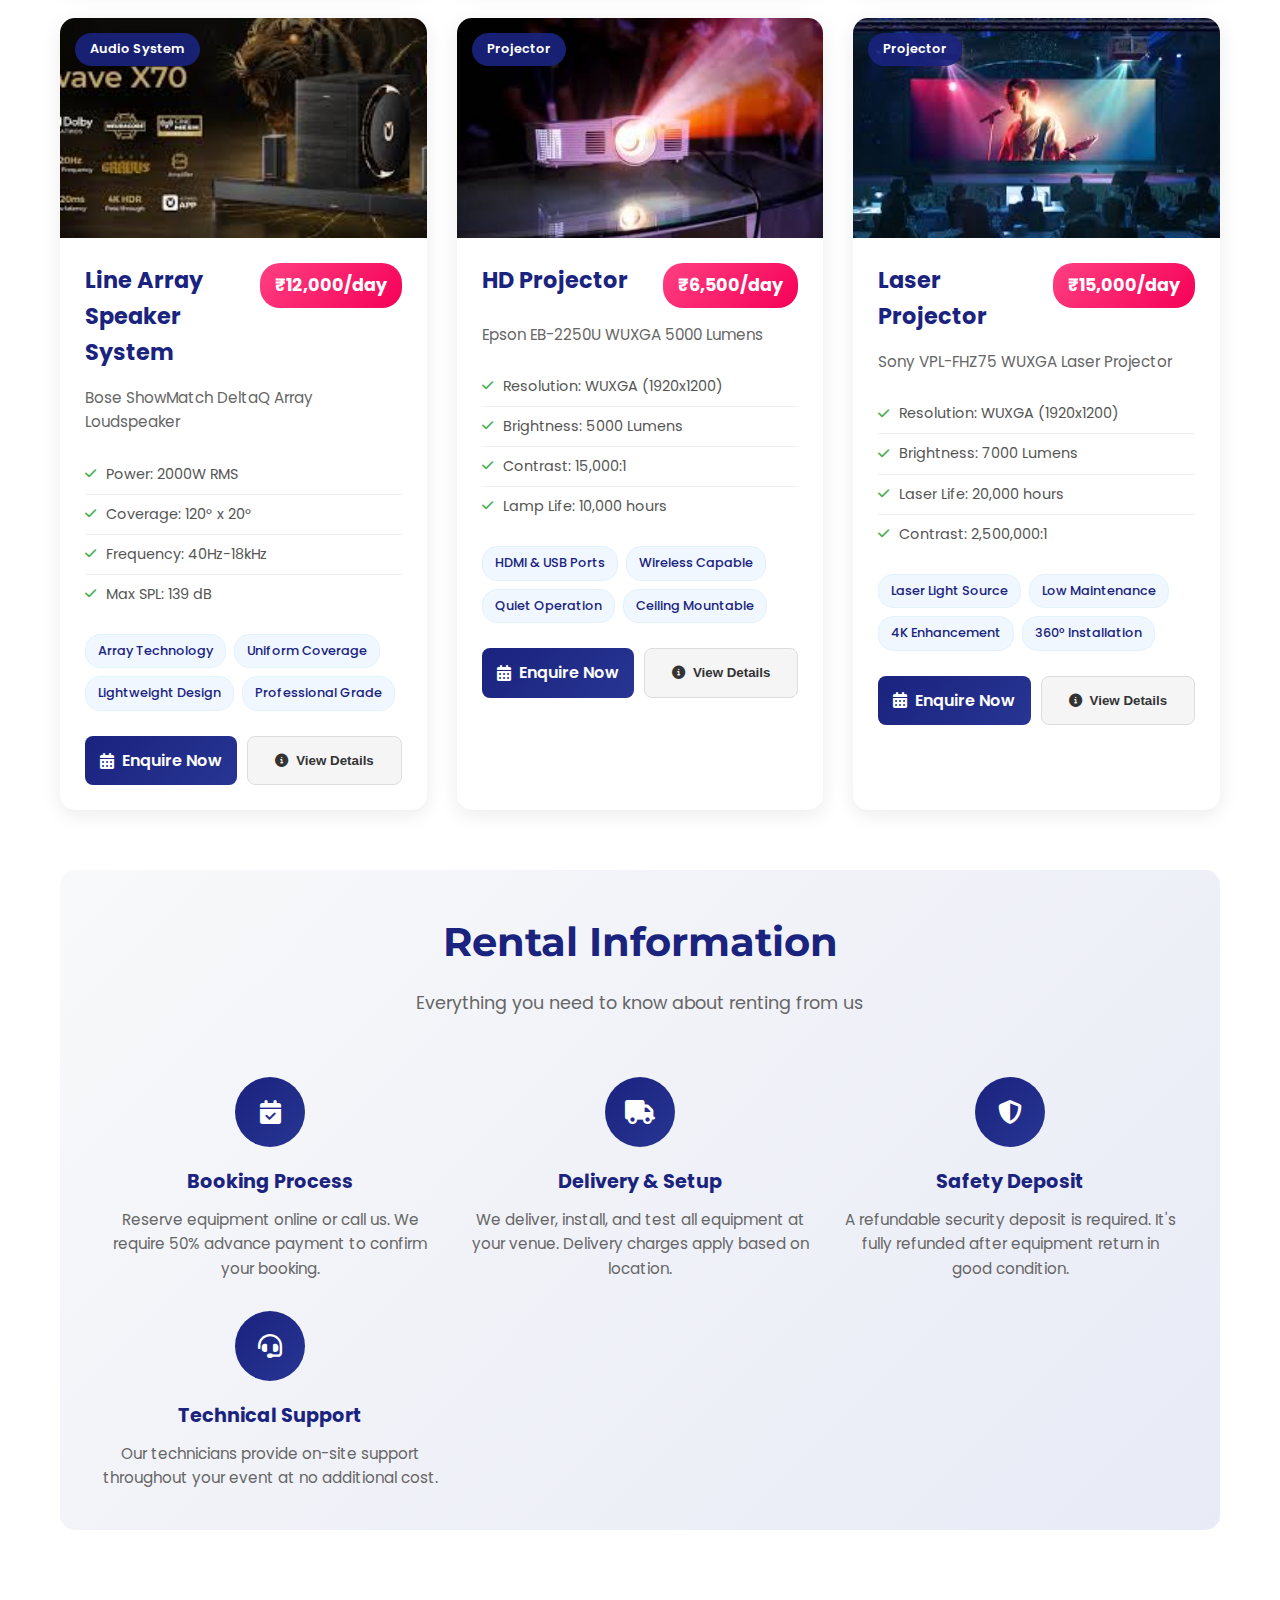
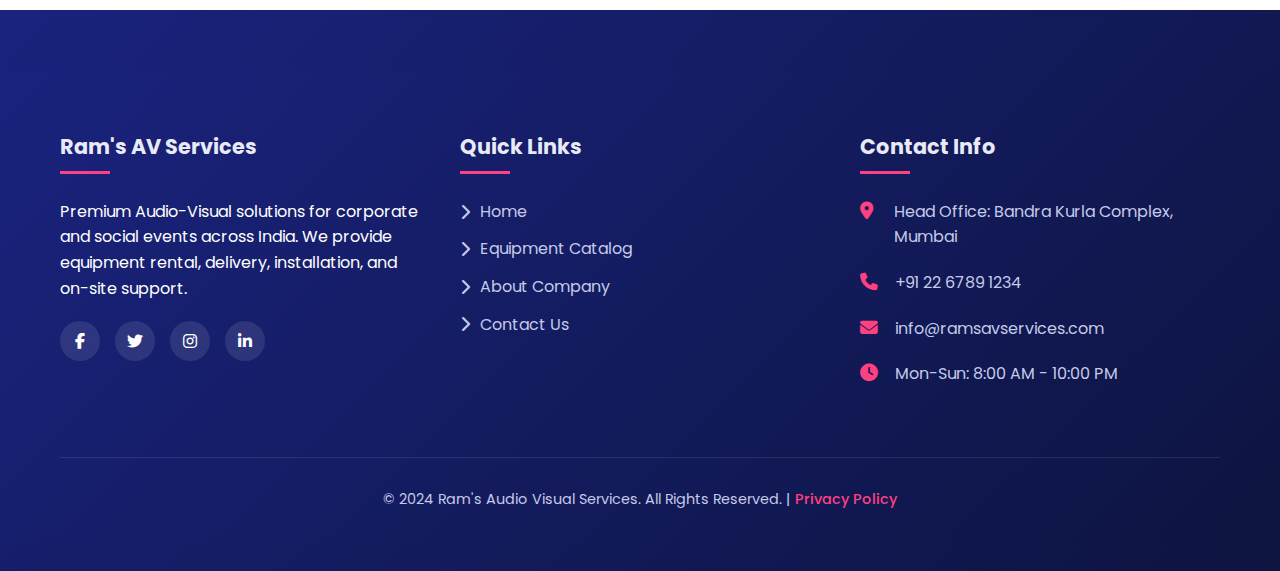
<file: ram dummy/equipment.html>
<!DOCTYPE html>
<html lang="en">
<head>
    <meta charset="UTF-8">
    <meta name="viewport" content="width=device-width, initial-scale=1.0">
    <title>Equipment Rental | Ram's Audio Visual Services</title>
    <link rel="stylesheet" href="style.css">
    <link rel="stylesheet" href="https://cdnjs.cloudflare.com/ajax/libs/font-awesome/6.4.0/css/all.min.css">
    <link href="https://fonts.googleapis.com/css2?family=Poppins:wght@300;400;500;600;700&family=Montserrat:wght@700;800&display=swap" rel="stylesheet">
    <link rel="icon" type="image/png" href="images/logo.png">
    <style>
        /* Additional styles specific to equipment page */
        .category-filters {
            display: flex;
            justify-content: center;
            gap: 15px;
            margin-bottom: 40px;
            flex-wrap: wrap;
        }
        
        .filter-btn {
            padding: 12px 25px;
            background: #f5f5f5;
            border: 2px solid #e0e0e0;
            border-radius: 30px;
            font-weight: 600;
            color: #555;
            cursor: pointer;
            transition: all 0.3s ease;
            display: flex;
            align-items: center;
            gap: 8px;
        }
        
        .filter-btn:hover {
            background: #e8eaf6;
            border-color: #1a237e;
            color: #1a237e;
        }
        
        .filter-btn.active {
            background: linear-gradient(135deg, #1a237e 0%, #283593 100%);
            color: white;
            border-color: #1a237e;
        }
        
        .filter-btn i {
            font-size: 1.1rem;
        }
        
        .equipment-grid {
            display: grid;
            grid-template-columns: repeat(auto-fill, minmax(350px, 1fr));
            gap: 30px;
            margin-bottom: 60px;
        }
        
        .equipment-card {
            background: white;
            border-radius: 15px;
            overflow: hidden;
            box-shadow: 0 5px 20px rgba(0,0,0,0.08);
            transition: all 0.3s ease;
            position: relative;
        }
        
        .equipment-card:hover {
            transform: translateY(-10px);
            box-shadow: 0 15px 30px rgba(0,0,0,0.15);
        }
        
        .equipment-image {
            height: 220px;
            overflow: hidden;
            position: relative;
        }
        
        .equipment-image img {
            width: 100%;
            height: 100%;
            object-fit: cover;
            transition: transform 0.5s ease;
        }
        
        .equipment-card:hover .equipment-image img {
            transform: scale(1.05);
        }
        
        .equipment-category {
            position: absolute;
            top: 15px;
            left: 15px;
            background: rgba(26,35,126,0.9);
            color: white;
            padding: 6px 15px;
            border-radius: 20px;
            font-size: 0.8rem;
            font-weight: 600;
        }
        
        .equipment-content {
            padding: 25px;
        }
        
        .equipment-header {
            display: flex;
            justify-content: space-between;
            align-items: flex-start;
            margin-bottom: 15px;
        }
        
        .equipment-title {
            font-size: 1.4rem;
            color: #1a237e;
            margin: 0;
        }
        
        .equipment-price {
            background: linear-gradient(135deg, #ff4081 0%, #f50057 100%);
            color: white;
            padding: 8px 15px;
            border-radius: 20px;
            font-weight: 700;
            font-size: 1.1rem;
        }
        
        .equipment-description {
            color: #666;
            margin-bottom: 20px;
            line-height: 1.6;
            font-size: 0.95rem;
        }
        
        .specs-list {
            list-style: none;
            margin-bottom: 20px;
        }
        
        .specs-list li {
            padding: 8px 0;
            color: #555;
            font-size: 0.9rem;
            display: flex;
            align-items: center;
            gap: 10px;
            border-bottom: 1px solid #f0f0f0;
        }
        
        .specs-list li:last-child {
            border-bottom: none;
        }
        
        .specs-list i {
            color: #4caf50;
            font-size: 0.8rem;
        }
        
        .features-tags {
            display: flex;
            flex-wrap: wrap;
            gap: 8px;
            margin-bottom: 25px;
        }
        
        .feature-tag {
            background: #f0f7ff;
            color: #1a237e;
            padding: 6px 12px;
            border-radius: 15px;
            font-size: 0.8rem;
            font-weight: 500;
            border: 1px solid #e3f2fd;
        }
        
        .equipment-actions {
            display: flex;
            gap: 10px;
        }
        
        .enquire-btn, .details-btn {
            flex: 1;
            padding: 12px;
            border-radius: 8px;
            text-decoration: none;
            font-weight: 600;
            text-align: center;
            transition: all 0.3s ease;
            display: flex;
            align-items: center;
            justify-content: center;
            gap: 8px;
        }
        
        .enquire-btn {
            background: linear-gradient(135deg, #1a237e 0%, #283593 100%);
            color: white;
        }
        
        .enquire-btn:hover {
            transform: translateY(-3px);
            box-shadow: 0 5px 15px rgba(26,35,126,0.3);
        }
        
        .details-btn {
            background: #f5f5f5;
            color: #333;
            border: 1px solid #ddd;
        }
        
        .details-btn:hover {
            background: #e0e0e0;
            transform: translateY(-3px);
        }
        
        .no-results {
            grid-column: 1 / -1;
            text-align: center;
            padding: 60px 20px;
        }
        
        .no-results i {
            font-size: 4rem;
            color: #e0e0e0;
            margin-bottom: 20px;
        }
        
        .no-results h3 {
            color: #666;
            margin-bottom: 15px;
        }
        
        .no-results p {
            color: #999;
            max-width: 500px;
            margin: 0 auto;
        }
        
        .rental-info {
            background: linear-gradient(135deg, #f8f9fa 0%, #e8eaf6 100%);
            border-radius: 15px;
            padding: 40px;
            margin-top: 40px;
        }
        
        .info-grid {
            display: grid;
            grid-template-columns: repeat(auto-fit, minmax(250px, 1fr));
            gap: 30px;
        }
        
        .info-card {
            text-align: center;
        }
        
        .info-icon {
            width: 70px;
            height: 70px;
            background: linear-gradient(135deg, #1a237e 0%, #283593 100%);
            border-radius: 50%;
            display: flex;
            align-items: center;
            justify-content: center;
            color: white;
            font-size: 1.5rem;
            margin: 0 auto 20px;
        }
        
        .info-card h3 {
            color: #1a237e;
            margin-bottom: 10px;
            font-size: 1.2rem;
        }
        
        .info-card p {
            color: #666;
            font-size: 0.95rem;
            line-height: 1.6;
        }
    </style>
</head>
<body>
    <!-- Header will be loaded via JavaScript -->
    <div id="header"></div>

    <!-- Equipment Hero Section -->
    <section class="equipment-hero-section">
        <div class="container">
            <div class="equipment-hero-content">
                <h1 class="page-title">Premium AV Equipment Rental</h1>
                <p class="page-subtitle">High-quality audio-visual equipment for events across India</p>
                <div class="breadcrumb">
                    <a href="index.html">Home</a> <i class="fas fa-chevron-right"></i> 
                    <span>Equipment</span>
                </div>
            </div>
        </div>
    </section>

    <!-- Equipment Catalog Section -->
    <section class="equipment-catalog">
        <div class="container">
            <div class="section-header">
                <h2>Our Equipment Catalog</h2>
                <p class="section-subtitle">Browse our premium collection of audio-visual equipment available for rent</p>
            </div>
            
            <!-- Category Filters -->
            <div class="category-filters">
                <button class="filter-btn active" data-filter="all">
                    <i class="fas fa-th-large"></i> All Equipment
                </button>
                <button class="filter-btn" data-filter="led">
                    <i class="fas fa-tv"></i> LED Screens
                </button>
                <button class="filter-btn" data-filter="audio">
                    <i class="fas fa-volume-up"></i> Audio Systems
                </button>
                <button class="filter-btn" data-filter="projector">
                    <i class="fas fa-film"></i> Projectors
                </button>
            </div>
            
            <!-- Equipment Grid (Will be populated by JavaScript) -->
            <div class="equipment-grid" id="equipmentGrid">
                <!-- Equipment cards will be dynamically inserted here -->
                <div class="no-results">
                    <i class="fas fa-search"></i>
                    <h3>Loading Equipment...</h3>
                    <p>Please wait while we load our premium equipment collection.</p>
                </div>
            </div>
            
            <!-- Rental Information -->
            <div class="rental-info">
                <div class="section-header">
                    <h2>Rental Information</h2>
                    <p class="section-subtitle">Everything you need to know about renting from us</p>
                </div>
                
                <div class="info-grid">
                    <div class="info-card">
                        <div class="info-icon">
                            <i class="fas fa-calendar-check"></i>
                        </div>
                        <h3>Booking Process</h3>
                        <p>Reserve equipment online or call us. We require 50% advance payment to confirm your booking.</p>
                    </div>
                    
                    <div class="info-card">
                        <div class="info-icon">
                            <i class="fas fa-truck"></i>
                        </div>
                        <h3>Delivery & Setup</h3>
                        <p>We deliver, install, and test all equipment at your venue. Delivery charges apply based on location.</p>
                    </div>
                    
                    <div class="info-card">
                        <div class="info-icon">
                            <i class="fas fa-shield-alt"></i>
                        </div>
                        <h3>Safety Deposit</h3>
                        <p>A refundable security deposit is required. It's fully refunded after equipment return in good condition.</p>
                    </div>
                    
                    <div class="info-card">
                        <div class="info-icon">
                            <i class="fas fa-headset"></i>
                        </div>
                        <h3>Technical Support</h3>
                        <p>Our technicians provide on-site support throughout your event at no additional cost.</p>
                    </div>
                </div>
            </div>
        </div>
    </section>

    <!-- Footer will be loaded via JavaScript -->
    <div id="footer"></div>

    <!-- Privacy Policy Modal -->
    <div id="privacyModal" class="modal">
        <div class="modal-content">
            <span class="close-modal">&times;</span>
            <h2>Privacy Policy</h2>
            <div class="modal-body">
                <!-- Same privacy policy content -->
                <p><strong>Last Updated: March 2024</strong></p>
                <!-- Include privacy policy text -->
            </div>
        </div>
    </div>

    <!-- Equipment Details Modal -->
    <div id="equipmentModal" class="modal">
        <div class="modal-content">
            <span class="close-modal">&times;</span>
            <div id="modalContent">
                <!-- Equipment details will be loaded here -->
            </div>
        </div>
    </div>

    <script src="script.js"></script>
    <script src="equipment-data.js"></script>
    <script>
        // Equipment Page JavaScript
        document.addEventListener('DOMContentLoaded', function() {
            loadEquipment();
            setupFilterButtons();
            setupEquipmentModals();
        });

        // Load equipment from equipment-data.js
        function loadEquipment() {
            const equipmentGrid = document.getElementById('equipmentGrid');
            
            // Clear loading message
            equipmentGrid.innerHTML = '';
            
            // Create equipment cards
            equipmentData.forEach(equipment => {
                const card = createEquipmentCard(equipment);
                equipmentGrid.appendChild(card);
            });
        }

        // Create HTML for equipment card
        function createEquipmentCard(equipment) {
            const card = document.createElement('div');
            card.className = `equipment-card ${equipment.category}`;
            card.setAttribute('data-category', equipment.category);
            
            // Create features tags HTML
            const featuresHTML = equipment.features.map(feature => 
                `<span class="feature-tag">${feature}</span>`
            ).join('');
            
            // Create specs list HTML
            const specsHTML = equipment.specs.map(spec => 
                `<li><i class="fas fa-check"></i> ${spec}</li>`
            ).join('');
            
            card.innerHTML = `
                <div class="equipment-image">
                    <img src="images/${equipment.image}" alt="${equipment.name}" onerror="this.src='images/service-support.jpg'">
                    <div class="equipment-category">
                        ${equipment.category === 'led' ? 'LED Screen' : 
                          equipment.category === 'audio' ? 'Audio System' : 'Projector'}
                    </div>
                </div>
                <div class="equipment-content">
                    <div class="equipment-header">
                        <h3 class="equipment-title">${equipment.name}</h3>
                        <div class="equipment-price">${equipment.price}</div>
                    </div>
                    <p class="equipment-description">${equipment.description}</p>
                    
                    <ul class="specs-list">
                        ${specsHTML}
                    </ul>
                    
                    <div class="features-tags">
                        ${featuresHTML}
                    </div>
                    
                    <div class="equipment-actions">
                        <a href="contact.html" class="enquire-btn">
                            <i class="fas fa-calendar-alt"></i> Enquire Now
                        </a>
                        <button class="details-btn view-details" data-id="${equipment.id}">
                            <i class="fas fa-info-circle"></i> View Details
                        </button>
                    </div>
                </div>
            `;
            
            return card;
        }

        // Setup filter buttons
        function setupFilterButtons() {
            const filterButtons = document.querySelectorAll('.filter-btn');
            const equipmentCards = document.querySelectorAll('.equipment-card');
            
            filterButtons.forEach(button => {
                button.addEventListener('click', () => {
                    // Update active button
                    filterButtons.forEach(btn => btn.classList.remove('active'));
                    button.classList.add('active');
                    
                    const filter = button.getAttribute('data-filter');
                    
                    // Filter equipment cards
                    equipmentCards.forEach(card => {
                        if (filter === 'all' || card.getAttribute('data-category') === filter) {
                            card.style.display = 'block';
                        } else {
                            card.style.display = 'none';
                        }
                    });
                    
                    // Show no results message if needed
                    const visibleCards = Array.from(equipmentCards).filter(card => 
                        card.style.display !== 'none'
                    );
                    
                    const equipmentGrid = document.getElementById('equipmentGrid');
                    const noResults = equipmentGrid.querySelector('.no-results');
                    
                    if (visibleCards.length === 0) {
                        if (!noResults) {
                            const noResultsHTML = `
                                <div class="no-results">
                                    <i class="fas fa-search"></i>
                                    <h3>No Equipment Found</h3>
                                    <p>We don't have any equipment in this category at the moment. Please check other categories or contact us for custom requirements.</p>
                                </div>
                            `;
                            equipmentGrid.innerHTML = noResultsHTML;
                        }
                    } else if (noResults) {
                        noResults.remove();
                    }
                });
            });
        }

        // Setup equipment detail modals
        function setupEquipmentModals() {
            const modal = document.getElementById('equipmentModal');
            const modalContent = document.getElementById('modalContent');
            
            // View details buttons
            document.addEventListener('click', function(e) {
                if (e.target.classList.contains('view-details') || 
                    e.target.closest('.view-details')) {
                    const button = e.target.classList.contains('view-details') ? 
                                  e.target : e.target.closest('.view-details');
                    const equipmentId = parseInt(button.getAttribute('data-id'));
                    const equipment = equipmentData.find(item => item.id === equipmentId);
                    
                    if (equipment) {
                        showEquipmentModal(equipment);
                    }
                }
            });
            
            // Close modal
            const closeBtn = modal.querySelector('.close-modal');
            closeBtn.addEventListener('click', () => {
                modal.style.display = 'none';
                document.body.style.overflow = 'auto';
            });
            
            // Close when clicking outside
            window.addEventListener('click', (e) => {
                if (e.target === modal) {
                    modal.style.display = 'none';
                    document.body.style.overflow = 'auto';
                }
            });
        }

        // Show equipment details in modal
        function showEquipmentModal(equipment) {
            const modal = document.getElementById('equipmentModal');
            const modalContent = document.getElementById('modalContent');
            
            // Create modal content
            const categoryName = equipment.category === 'led' ? 'LED Screen' : 
                               equipment.category === 'audio' ? 'Audio System' : 'Projector';
            
            const specsHTML = equipment.specs.map(spec => 
                `<li><i class="fas fa-check-circle"></i> ${spec}</li>`
            ).join('');
            
            const featuresHTML = equipment.features.map(feature => 
                `<span class="feature-tag">${feature}</span>`
            ).join('');
            
            modalContent.innerHTML = `
                <div class="modal-equipment-details">
                    <div class="modal-header">
                        <h2>${equipment.name}</h2>
                        <div class="modal-price">${equipment.price}</div>
                    </div>
                    
                    <div class="modal-body">
                        <div class="modal-image">
                            <img src="images/${equipment.image}" alt="${equipment.name}" onerror="this.src='images/service-support.jpg'">
                        </div>
                        
                        <div class="modal-info">
                            <div class="info-section">
                                <h3><i class="fas fa-info-circle"></i> Description</h3>
                                <p>${equipment.description}</p>
                            </div>
                            
                            <div class="info-section">
                                <h3><i class="fas fa-cogs"></i> Specifications</h3>
                                <ul class="modal-specs">
                                    ${specsHTML}
                                </ul>
                            </div>
                            
                            <div class="info-section">
                                <h3><i class="fas fa-star"></i> Key Features</h3>
                                <div class="modal-features">
                                    ${featuresHTML}
                                </div>
                            </div>
                            
                            <div class="info-section">
                                <h3><i class="fas fa-tags"></i> Category</h3>
                                <p>${categoryName}</p>
                            </div>
                            
                            <div class="modal-actions">
                                <a href="contact.html?equipment=${encodeURIComponent(equipment.name)}" class="btn btn-primary">
                                    <i class="fas fa-calendar-alt"></i> Book This Equipment
                                </a>
                                <a href="tel:+912267891234" class="btn btn-secondary">
                                    <i class="fas fa-phone"></i> Call to Enquire
                                </a>
                            </div>
                        </div>
                    </div>
                </div>
            `;
            
            modal.style.display = 'flex';
            document.body.style.overflow = 'hidden';
        }

        // Add modal styles
        const modalStyles = document.createElement('style');
        modalStyles.textContent = `
            .modal-equipment-details {
                padding: 20px;
            }
            
            .modal-header {
                display: flex;
                justify-content: space-between;
                align-items: center;
                margin-bottom: 30px;
                padding-bottom: 20px;
                border-bottom: 2px solid #f0f0f0;
            }
            
            .modal-header h2 {
                color: #1a237e;
                margin: 0;
                font-size: 1.8rem;
            }
            
            .modal-price {
                background: linear-gradient(135deg, #ff4081 0%, #f50057 100%);
                color: white;
                padding: 10px 20px;
                border-radius: 25px;
                font-weight: 700;
                font-size: 1.2rem;
            }
            
            .modal-body {
                display: grid;
                grid-template-columns: 1fr 1fr;
                gap: 40px;
            }
            
            .modal-image {
                border-radius: 10px;
                overflow: hidden;
                box-shadow: 0 5px 15px rgba(0,0,0,0.1);
            }
            
            .modal-image img {
                width: 100%;
                height: 300px;
                object-fit: cover;
                display: block;
            }
            
            .info-section {
                margin-bottom: 25px;
            }
            
            .info-section h3 {
                color: #1a237e;
                margin-bottom: 15px;
                font-size: 1.2rem;
                display: flex;
                align-items: center;
                gap: 10px;
            }
            
            .info-section h3 i {
                color: #ff4081;
            }
            
            .info-section p {
                color: #555;
                line-height: 1.6;
            }
            
            .modal-specs {
                list-style: none;
                padding: 0;
            }
            
            .modal-specs li {
                padding: 10px 0;
                color: #555;
                border-bottom: 1px solid #f0f0f0;
                display: flex;
                align-items: center;
                gap: 10px;
            }
            
            .modal-specs li:last-child {
                border-bottom: none;
            }
            
            .modal-specs i {
                color: #4caf50;
            }
            
            .modal-features {
                display: flex;
                flex-wrap: wrap;
                gap: 10px;
            }
            
            .modal-features .feature-tag {
                background: #e8eaf6;
                color: #1a237e;
                padding: 8px 15px;
                border-radius: 20px;
                font-size: 0.9rem;
            }
            
            .modal-actions {
                display: flex;
                gap: 15px;
                margin-top: 30px;
            }
            
            .modal-actions .btn {
                flex: 1;
                padding: 15px;
            }
            
            @media (max-width: 768px) {
                .modal-body {
                    grid-template-columns: 1fr;
                }
                
                .modal-header {
                    flex-direction: column;
                    align-items: flex-start;
                    gap: 15px;
                }
                
                .modal-actions {
                    flex-direction: column;
                }
            }
        `;
        document.head.appendChild(modalStyles);
    </script>
</body>
</html>
</file>
<file: style.css>
html, body {
    width: 100%;
    overflow-x: hidden;
}

/* Reset and Base Styles */
* {
    margin: 0;
    padding: 0;
    box-sizing: border-box;
}

html {
    scroll-behavior: smooth;
}

body {
    font-family: 'Poppins', sans-serif;
    line-height: 1.6;
    color: #333;
    background-color: #f8f9fa;
}

.container {
    max-width: 1200px;
    margin: 0 auto;
    padding: 0 20px;
}

/* Header Styles */
#header {
    background: linear-gradient(135deg, #1a237e 0%, #283593 100%);
    color: white;
    padding: 1rem 0;
    position: sticky;
    top: 0;
    z-index: 1000;
    box-shadow: 0 2px 10px rgba(0,0,0,0.1);
}

.header-content {
    display: flex;
    justify-content: space-between;
    align-items: center;
}

.logo {
    display: flex;
    align-items: center;
    gap: 15px;
}

.logo img {
    height: 50px;
    width: auto;
}

.logo h1 {
    font-family: 'Montserrat', sans-serif;
    font-size: 1.8rem;
    font-weight: 700;
}

.nav-menu {
    display: flex;
    gap: 30px;
}

.nav-menu a {
    color: white;
    text-decoration: none;
    font-weight: 500;
    font-size: 1.1rem;
    padding: 8px 16px;
    border-radius: 4px;
    transition: all 0.3s ease;
    display: flex;
    align-items: center;
    gap: 8px;
}

.nav-menu a:hover {
    background: rgba(255,255,255,0.1);
    transform: translateY(-2px);
}

.nav-menu a.active {
    background: rgba(255,255,255,0.2);
}

/* Hero Section */
.hero-section {
    min-height: 100vh;
    height: auto;
    background: linear-gradient(rgba(0,0,0,0.7), rgba(0,0,0,0.7)), url('images/hero.jpeg');
    background-size: cover;
    background-position: center;
    background-attachment: fixed;
    display: flex;
    align-items: center;
    position: relative;
    color: white;
}

.hero-overlay {
    position: absolute;
    top: 0;
    left: 0;
    right: 0;
    bottom: 0;
    background: linear-gradient(45deg, rgba(26,35,126,0.8), rgba(48,63,159,0.6));
}

.hero-content {
    position: relative;
    z-index: 1;
    max-width: 800px;
    text-align: center;
    margin: 0 auto;
    padding: 40px;
}

.hero-title {
    font-family: 'Montserrat', sans-serif;
    font-size: 3.5rem;
    font-weight: 800;
    margin-bottom: 20px;
    text-shadow: 2px 2px 4px rgba(0,0,0,0.3);
}

.hero-tagline {
    font-size: 1.5rem;
    margin-bottom: 25px;
    color: #e8eaf6;
    font-weight: 500;
}

.hero-description {
    font-size: 1.2rem;
    margin-bottom: 40px;
    color: #c5cae9;
    max-width: 700px;
    margin-left: auto;
    margin-right: auto;
}

.hero-buttons {
    display: flex;
    gap: 20px;
    justify-content: center;
    flex-wrap: wrap;
}

/* Button Styles */
.btn {
    display: inline-flex;
    align-items: center;
    gap: 10px;
    padding: 15px 35px;
    border-radius: 50px;
    text-decoration: none;
    font-weight: 600;
    font-size: 1.1rem;
    transition: all 0.3s ease;
    border: none;
    cursor: pointer;
}

.btn i {
    font-size: 1.2rem;
}

.btn-primary {
    background: linear-gradient(135deg, #ff4081 0%, #f50057 100%);
    color: white;
    box-shadow: 0 4px 15px rgba(245,0,87,0.3);
}

.btn-primary:hover {
    transform: translateY(-3px);
    box-shadow: 0 6px 20px rgba(245,0,87,0.4);
}

.btn-secondary {
    background: transparent;
    color: white;
    border: 2px solid white;
}

.btn-secondary:hover {
    background: white;
    color: #1a237e;
    transform: translateY(-3px);
}

/* Section Common Styles */
section {
    padding: 80px 0;
}

.section-header {
    text-align: center;
    margin-bottom: 60px;
}

.section-header h2 {
    font-family: 'Montserrat', sans-serif;
    font-size: 2.5rem;
    color: #1a237e;
    margin-bottom: 15px;
}

.section-subtitle {
    font-size: 1.2rem;
    color: #666;
    max-width: 600px;
    margin: 0 auto;
}

/* Branches Section */
.branches-section {
    background: white;
}

.branches-grid {
    display: grid;
    grid-template-columns: repeat(auto-fit, minmax(280px, 1fr));
    gap: 30px;
    margin-top: 40px;
}

.branch-card {
    background: white;
    border-radius: 15px;
    overflow: hidden;
    box-shadow: 0 5px 20px rgba(0,0,0,0.1);
    transition: transform 0.3s ease, box-shadow 0.3s ease;
}

.branch-card:hover {
    transform: translateY(-10px);
    box-shadow: 0 15px 30px rgba(0,0,0,0.15);
}

.branch-image {
    position: relative;
    height: 200px;
    overflow: hidden;
}

.branch-image img {
    width: 100%;
    height: 100%;
    object-fit: cover;
    transition: transform 0.5s ease;
}

.branch-card:hover .branch-image img {
    transform: scale(1.05);
}

.city-badge {
    position: absolute;
    top: 15px;
    left: 15px;
    background: linear-gradient(135deg, #1a237e 0%, #283593 100%);
    color: white;
    padding: 8px 20px;
    border-radius: 25px;
    font-weight: 600;
    font-size: 0.9rem;
}

.branch-content {
    padding: 25px;
}

.branch-content h3 {
    color: #1a237e;
    margin-bottom: 15px;
    font-size: 1.5rem;
}

.branch-address, .branch-phone {
    display: flex;
    align-items: flex-start;
    gap: 10px;
    margin-bottom: 15px;
    color: #555;
    font-size: 0.95rem;
}

.branch-address i, .branch-phone i {
    color: #ff4081;
    margin-top: 3px;
}

.branch-actions {
    display: flex;
    gap: 10px;
    margin-top: 20px;
}

.action-btn {
    flex: 1;
    display: flex;
    align-items: center;
    justify-content: center;
    gap: 8px;
    padding: 10px 15px;
    border-radius: 8px;
    text-decoration: none;
    font-weight: 600;
    font-size: 0.9rem;
    transition: all 0.3s ease;
}

.call-btn {
    background: #f5f5f5;
    color: #333;
    border: 1px solid #ddd;
}

.call-btn:hover {
    background: #e0e0e0;
    transform: translateY(-2px);
}

.whatsapp-btn {
    background: linear-gradient(135deg, #25D366 0%, #128C7E 100%);
    color: white;
}

.whatsapp-btn:hover {
    transform: translateY(-2px);
    box-shadow: 0 4px 15px rgba(37,211,102,0.3);
}

/* Services Section */
.services-section {
    background: linear-gradient(135deg, #f8f9fa 0%, #e8eaf6 100%);
}

.services-grid {
    display: grid;
    grid-template-columns: repeat(auto-fit, minmax(280px, 1fr));
    gap: 30px;
}

.service-card {
    background: white;
    padding: 35px 25px;
    border-radius: 15px;
    text-align: center;
    box-shadow: 0 5px 15px rgba(0,0,0,0.05);
    transition: all 0.3s ease;
}

.service-card:hover {
    transform: translateY(-10px);
    box-shadow: 0 15px 30px rgba(0,0,0,0.1);
}

.service-icon {
    width: 80px;
    height: 80px;
    margin: 0 auto 25px;
    background: linear-gradient(135deg, #1a237e 0%, #283593 100%);
    border-radius: 50%;
    display: flex;
    align-items: center;
    justify-content: center;
    color: white;
    font-size: 2rem;
}

.service-card h3 {
    color: #1a237e;
    margin-bottom: 15px;
    font-size: 1.4rem;
}

.service-card > p {
    color: #666;
    margin-bottom: 20px;
    font-size: 0.95rem;
}

.service-list {
    list-style: none;
    text-align: left;
}

.service-list li {
    padding: 8px 0;
    color: #555;
    font-size: 0.95rem;
    display: flex;
    align-items: center;
    gap: 10px;
}

.service-list i {
    color: #4caf50;
    font-size: 0.9rem;
}

/* Why Choose Us Section */
.whyus-section {
    background: white;
}

.whyus-content {
    display: grid;
    grid-template-columns: 1fr 1fr;
    gap: 50px;
    align-items: center;
}

.whyus-image img {
    width: 100%;
    border-radius: 15px;
    box-shadow: 0 10px 30px rgba(0,0,0,0.1);
}

.whyus-features {
    display: flex;
    flex-direction: column;
    gap: 30px;
}

.feature {
    display: flex;
    gap: 20px;
    align-items: flex-start;
}

.feature-icon {
    width: 60px;
    height: 60px;
    background: linear-gradient(135deg, #ff4081 0%, #f50057 100%);
    border-radius: 12px;
    display: flex;
    align-items: center;
    justify-content: center;
    color: white;
    font-size: 1.5rem;
    flex-shrink: 0;
}

.feature-text h3 {
    color: #1a237e;
    margin-bottom: 8px;
    font-size: 1.2rem;
}

.feature-text p {
    color: #666;
    font-size: 0.95rem;
}

.whyus-features .btn {
    align-self: flex-start;
    margin-top: 20px;
}

/* Footer Styles */
#footer {
    background: linear-gradient(135deg, #1a237e 0%, #0d1440 100%);
    color: white;
    padding: 60px 0 30px;
}

.footer-content {
    display: grid;
    grid-template-columns: repeat(auto-fit, minmax(250px, 1fr));
    gap: 40px;
    margin-bottom: 40px;
}

.footer-section h3 {
    font-size: 1.3rem;
    margin-bottom: 25px;
    color: #e8eaf6;
    position: relative;
    padding-bottom: 10px;
}

.footer-section h3::after {
    content: '';
    position: absolute;
    left: 0;
    bottom: 0;
    width: 50px;
    height: 3px;
    background: #ff4081;
}

.footer-links {
    list-style: none;
}

.footer-links li {
    margin-bottom: 12px;
}

.footer-links a {
    color: #c5cae9;
    text-decoration: none;
    transition: color 0.3s ease;
    display: flex;
    align-items: center;
    gap: 10px;
}

.footer-links a:hover {
    color: white;
    transform: translateX(5px);
}

.contact-info {
    display: flex;
    flex-direction: column;
    gap: 15px;
}

.contact-item {
    display: flex;
    align-items: flex-start;
    gap: 15px;
    color: #c5cae9;
}

.contact-item i {
    color: #ff4081;
    margin-top: 3px;
}

.social-links {
    display: flex;
    gap: 15px;
    margin-top: 20px;
}

.social-icon {
    width: 40px;
    height: 40px;
    background: rgba(255,255,255,0.1);
    border-radius: 50%;
    display: flex;
    align-items: center;
    justify-content: center;
    color: white;
    text-decoration: none;
    transition: all 0.3s ease;
}

.social-icon:hover {
    background: #ff4081;
    transform: translateY(-3px);
}

.footer-bottom {
    text-align: center;
    padding-top: 30px;
    border-top: 1px solid rgba(255,255,255,0.1);
    color: #c5cae9;
    font-size: 0.9rem;
}

.privacy-link {
    color: #ff4081;
    text-decoration: none;
    cursor: pointer;
    font-weight: 500;
}

.privacy-link:hover {
    text-decoration: underline;
}

/* Footer-Only Overrides */
#footer .contact-item {
    align-items: center;
}

#footer .contact-item i {
    margin-top: 0;
}

/* Modal Styles */
.modal {
    display: none;
    position: fixed;
    top: 0;
    left: 0;
    width: 100%;
    height: 100%;
    background: rgba(0,0,0,0.8);
    z-index: 1001;
    justify-content: center;
    align-items: center;
    padding: 20px;
}

.modal-content {
    background: white;
    border-radius: 15px;
    max-width: 800px;
    width: 100%;
    max-height: 80vh;
    overflow-y: auto;
    position: relative;
    animation: modalSlide 0.3s ease;
}

@keyframes modalSlide {
    from {
        transform: translateY(-50px);
        opacity: 0;
    }
    to {
        transform: translateY(0);
        opacity: 1;
    }
}

.close-modal {
    position: absolute;
    top: 20px;
    right: 25px;
    font-size: 2rem;
    color: #333;
    cursor: pointer;
    transition: color 0.3s ease;
    z-index: 1002;
}

.close-modal:hover {
    color: #ff4081;
}

.modal-content h2 {
    background: linear-gradient(135deg, #1a237e 0%, #283593 100%);
    color: white;
    padding: 25px;
    margin: 0;
    border-radius: 15px 15px 0 0;
}

.modal-body {
    padding: 30px;
}

.modal-body h3 {
    color: #1a237e;
    margin: 25px 0 15px;
    font-size: 1.2rem;
}

.modal-body p, .modal-body ul {
    color: #555;
    margin-bottom: 15px;
    line-height: 1.8;
}

.modal-body ul {
    padding-left: 20px;
}

.modal-body li {
    margin-bottom: 8px;
}

/* Responsive Design */
@media (max-width: 992px) {
    .hero-title {
        font-size: 2.8rem;
    }
    
    .hero-tagline {
        font-size: 1.3rem;
    }
    
    .whyus-content {
        grid-template-columns: 1fr;
        gap: 40px;
    }
    
    .whyus-image {
        order: 2;
    }
}

@media (max-width: 768px) {
    .header-content {
        flex-direction: column;
        gap: 20px;
    }
    
    .nav-menu {
        flex-wrap: wrap;
        justify-content: center;
        gap: 15px;
    }
    
    .hero-title {
        font-size: 2.2rem;
    }
    
    .hero-tagline {
        font-size: 1.1rem;
    }
    
    .hero-buttons {
        flex-direction: column;
        align-items: center;
    }
    
    .btn {
        width: 100%;
        max-width: 300px;
        justify-content: center;
    }
    
    section {
        padding: 60px 0;
    }
    
    .section-header h2 {
        font-size: 2rem;
    }
}

/* Responsive Hamburger Menu & Mobile Nav --- */

/* menu toggle (hidden on desktop) */
.menu-toggle {
    display: none;
    background: transparent;
    border: none;
    cursor: pointer;
    padding: 8px;
    align-items: center;
    justify-content: center;
}

/* hamburger lines */
.menu-toggle .hamburger,
.menu-toggle .hamburger::before,
.menu-toggle .hamburger::after {
    display: block;
    width: 26px;
    height: 3px;
    background: white;
    border-radius: 3px;
    transition: transform 0.25s ease, opacity 0.25s ease;
    position: relative;
}
.menu-toggle .hamburger::before,
.menu-toggle .hamburger::after {
    content: '';
    position: absolute;
    left: 0;
}
.menu-toggle .hamburger::before {
    top: -8px;
}
.menu-toggle .hamburger::after {
    top: 8px;
}

/* when nav open, animate hamburger into X */
.menu-toggle.open .hamburger {
    background: transparent;
}
.menu-toggle.open .hamburger::before {
    transform: translateY(8px) rotate(45deg);
}
.menu-toggle.open .hamburger::after {
    transform: translateY(-8px) rotate(-45deg);
}

/* Mobile nav default hidden; becomes a full-width dropdown when open */
@media (max-width: 768px) {
    .menu-toggle {
        display: flex;
        z-index: 1100;
    }

    .nav-menu {
        display: none; /* hidden by default on mobile */
        position: absolute;
        left: -20px;
        right: -20px;
        top: 100%;
        background: linear-gradient(135deg, #1a237e 0%, #283593 100%);
        padding: 10px 20px;
        flex-direction: column;
        gap: 8px;
        border-bottom-left-radius: 8px;
        border-bottom-right-radius: 8px;
        box-shadow: 0 10px 30px rgba(0,0,0,0.15);
    }

    .nav-menu.open {
        display: flex;
    }

    .nav-menu a {
        width: 100%;
        padding: 12px 14px;
        border-radius: 8px;
        justify-content: center;
        font-size: 1.05rem;
    }

    .nav-menu a:hover {
        background: rgba(255,255,255,0.08);
        transform: none;
    }

    /* ensure header-content stacks nicely */
    .header-content {
        position: relative;
        padding: 10px 0;
    }

    /* prevent hero background jump when menu opens (body overflow handled in JS) */
}

/* small phones tweaks */
@media (max-width: 480px) {
    .nav-menu a {
        font-size: 1rem;
        padding: 10px 12px;
    }

    .menu-toggle .hamburger,
    .menu-toggle .hamburger::before,
    .menu-toggle .hamburger::after {
        width: 22px;
    }
}

/* About Page Specific Styles */

/* About Hero Section */
.about-hero-section {
    background: linear-gradient(135deg, rgba(26,35,126,0.9), rgba(48,63,159,0.8)), url('images/service-support.jpg');
    background-size: cover;
    background-position: center;
    padding: 100px 0 60px;
    color: white;
    text-align: center;
}

.page-title {
    font-family: 'Montserrat', sans-serif;
    font-size: 3rem;
    margin-bottom: 15px;
    text-shadow: 2px 2px 4px rgba(0,0,0,0.3);
}

.page-subtitle {
    font-size: 1.3rem;
    color: #e8eaf6;
    margin-bottom: 30px;
    max-width: 700px;
    margin-left: auto;
    margin-right: auto;
}

.breadcrumb {
    display: flex;
    justify-content: center;
    align-items: center;
    gap: 10px;
    font-size: 0.95rem;
}

.breadcrumb a {
    color: #ff4081;
    text-decoration: none;
    transition: color 0.3s ease;
}

.breadcrumb a:hover {
    color: white;
    text-decoration: underline;
}

.breadcrumb i {
    font-size: 0.8rem;
    color: #c5cae9;
}

.breadcrumb span {
    color: #c5cae9;
}

/* Who We Are Section */
.who-we-are-content {
    display: grid;
    grid-template-columns: 1fr 1fr;
    gap: 50px;
    align-items: start;
}

.who-we-are-text .intro-text {
    font-size: 1.1rem;
    line-height: 1.8;
    margin-bottom: 40px;
    color: #555;
}

.intro-text strong {
    color: #1a237e;
    font-weight: 600;
}

.mission-vision {
    display: grid;
    grid-template-columns: 1fr 1fr;
    gap: 25px;
    margin-bottom: 40px;
}

.mv-card {
    background: #f8f9fa;
    padding: 25px;
    border-radius: 12px;
    border-left: 4px solid #ff4081;
    transition: transform 0.3s ease, box-shadow 0.3s ease;
}

.mv-card:hover {
    transform: translateY(-5px);
    box-shadow: 0 10px 20px rgba(0,0,0,0.1);
}

.mv-icon {
    width: 50px;
    height: 50px;
    background: linear-gradient(135deg, #1a237e 0%, #283593 100%);
    border-radius: 50%;
    display: flex;
    align-items: center;
    justify-content: center;
    color: white;
    font-size: 1.3rem;
    margin-bottom: 20px;
}

.mv-card h3 {
    color: #1a237e;
    margin-bottom: 15px;
    font-size: 1.2rem;
}

.mv-card p {
    color: #666;
    font-size: 0.95rem;
    line-height: 1.6;
}

.stats-container {
    display: grid;
    grid-template-columns: repeat(auto-fit, minmax(120px, 1fr));
    gap: 20px;
    margin-top: 30px;
}

.stat-item {
    text-align: center;
    padding: 20px 15px;
    background: white;
    border-radius: 10px;
    box-shadow: 0 5px 15px rgba(0,0,0,0.05);
    transition: transform 0.3s ease;
}

.stat-item:hover {
    transform: translateY(-5px);
}

.stat-number {
    font-family: 'Montserrat', sans-serif;
    font-size: 2.2rem;
    font-weight: 700;
    color: #ff4081;
    margin-bottom: 8px;
}

.stat-label {
    color: #555;
    font-size: 0.9rem;
    font-weight: 500;
}

.who-we-are-image {
    position: relative;
    border-radius: 15px;
    overflow: hidden;
    box-shadow: 0 15px 30px rgba(0,0,0,0.15);
}

.who-we-are-image img {
    width: 100%;
    height: 500px;
    object-fit: cover;
    display: block;
}

.image-overlay {
    position: absolute;
    bottom: 0;
    left: 0;
    right: 0;
    background: linear-gradient(transparent, rgba(0,0,0,0.8));
    color: white;
    padding: 30px;
}

.image-overlay h3 {
    font-size: 1.5rem;
    margin-bottom: 10px;
}

.image-overlay p {
    font-size: 0.95rem;
    color: #e0e0e0;
}

/* What We Do Section */
.what-we-do-section {
    background: linear-gradient(135deg, #f8f9fa 0%, #e8eaf6 100%);
}

.wwd-intro {
    max-width: 800px;
    margin: 0 auto 50px;
    text-align: center;
}

.wwd-statement {
    font-size: 1.2rem;
    line-height: 1.8;
    color: #555;
    font-style: italic;
    position: relative;
    padding: 30px;
}

.wwd-statement strong {
    color: #1a237e;
    font-weight: 600;
}

.wwd-statement::before,
.wwd-statement::after {
    content: '"';
    font-size: 3rem;
    color: #ff4081;
    font-family: Georgia, serif;
    position: absolute;
    opacity: 0.3;
}

.wwd-statement::before {
    top: 0;
    left: 0;
}

.wwd-statement::after {
    bottom: -20px;
    right: 0;
}

.services-overview {
    display: grid;
    grid-template-columns: repeat(auto-fit, minmax(280px, 1fr));
    gap: 30px;
    margin-bottom: 50px;
}

.service-category {
    background: white;
    padding: 30px;
    border-radius: 15px;
    text-align: center;
    box-shadow: 0 5px 15px rgba(0,0,0,0.05);
    transition: transform 0.3s ease;
}

.service-category:hover {
    transform: translateY(-10px);
    box-shadow: 0 15px 30px rgba(0,0,0,0.1);
}

.category-icon {
    width: 70px;
    height: 70px;
    margin: 0 auto 25px;
    background: linear-gradient(135deg, #1a237e 0%, #283593 100%);
    border-radius: 50%;
    display: flex;
    align-items: center;
    justify-content: center;
    color: white;
    font-size: 1.8rem;
}

.service-category h3 {
    color: #1a237e;
    margin-bottom: 20px;
    font-size: 1.4rem;
}

.service-category ul {
    list-style: none;
    text-align: left;
}

.service-category li {
    padding: 10px 0;
    color: #555;
    border-bottom: 1px solid #eee;
    font-size: 0.95rem;
    display: flex;
    align-items: center;
    gap: 10px;
}

.service-category li:last-child {
    border-bottom: none;
}

.service-category li::before {
    content: '✓';
    color: #4caf50;
    font-weight: bold;
}

.event-types {
    background: white;
    padding: 40px;
    border-radius: 15px;
    box-shadow: 0 5px 15px rgba(0,0,0,0.05);
}

.event-types h3 {
    text-align: center;
    color: #1a237e;
    margin-bottom: 30px;
    font-size: 1.5rem;
}

.event-grid {
    display: grid;
    grid-template-columns: repeat(auto-fit, minmax(180px, 1fr));
    gap: 20px;
}

.event-type {
    display: flex;
    align-items: center;
    gap: 15px;
    padding: 15px;
    background: #f8f9fa;
    border-radius: 10px;
    transition: all 0.3s ease;
}

.event-type:hover {
    background: #e8eaf6;
    transform: translateX(5px);
}

.event-type i {
    color: #ff4081;
    font-size: 1.2rem;
    width: 30px;
}

.event-type span {
    color: #333;
    font-weight: 500;
}

/* How We Work Section */
.how-we-work-section {
    background: white;
}

.process-timeline {
    max-width: 900px;
    margin: 0 auto 60px;
    position: relative;
}

.process-timeline::before {
    content: '';
    position: absolute;
    left: 50px;
    top: 0;
    bottom: 0;
    width: 4px;
    background: linear-gradient(to bottom, #1a237e, #ff4081);
    border-radius: 2px;
}

.process-step {
    display: flex;
    margin-bottom: 50px;
    position: relative;
}

.step-number {
    width: 60px;
    height: 60px;
    background: linear-gradient(135deg, #1a237e 0%, #283593 100%);
    color: white;
    border-radius: 50%;
    display: flex;
    align-items: center;
    justify-content: center;
    font-family: 'Montserrat', sans-serif;
    font-size: 1.8rem;
    font-weight: 700;
    z-index: 1;
    flex-shrink: 0;
    margin-right: 30px;
    box-shadow: 0 4px 15px rgba(26,35,126,0.3);
}

.step-content {
    background: #f8f9fa;
    padding: 30px;
    border-radius: 15px;
    flex-grow: 1;
    position: relative;
    box-shadow: 0 5px 15px rgba(0,0,0,0.05);
    transition: transform 0.3s ease;
}

.step-content:hover {
    transform: translateY(-5px);
    box-shadow: 0 10px 25px rgba(0,0,0,0.1);
}

.step-content h3 {
    color: #1a237e;
    margin-bottom: 15px;
    font-size: 1.3rem;
}

.step-content p {
    color: #666;
    line-height: 1.7;
    margin-bottom: 20px;
}

.step-icon {
    position: absolute;
    top: -20px;
    right: 20px;
    width: 50px;
    height: 50px;
    background: linear-gradient(135deg, #ff4081 0%, #f50057 100%);
    border-radius: 50%;
    display: flex;
    align-items: center;
    justify-content: center;
    color: white;
    font-size: 1.3rem;
    box-shadow: 0 4px 10px rgba(245,0,87,0.3);
}

.cta-box {
    background: linear-gradient(135deg, #1a237e 0%, #283593 100%);
    color: white;
    padding: 50px;
    border-radius: 20px;
    text-align: center;
    box-shadow: 0 15px 30px rgba(26,35,126,0.2);
}

.cta-box h3 {
    font-size: 2rem;
    margin-bottom: 15px;
    color: white;
}

.cta-box p {
    font-size: 1.1rem;
    color: #e8eaf6;
    margin-bottom: 30px;
    max-width: 600px;
    margin-left: auto;
    margin-right: auto;
}

.cta-buttons {
    display: flex;
    gap: 20px;
    justify-content: center;
    flex-wrap: wrap;
}

.cta-box .btn-primary {
    background: linear-gradient(135deg, #ff4081 0%, #f50057 100%);
    border: none;
}

.cta-box .btn-secondary {
    background: transparent;
    border: 2px solid white;
    color: white;
}

.cta-box .btn-secondary:hover {
    background: white;
    color: #1a237e;
}

/* Responsive Design for About Page */
@media (max-width: 992px) {
    .who-we-are-content {
        grid-template-columns: 1fr;
        gap: 40px;
    }
    
    .who-we-are-image {
        order: -1;
    }
    
    .mission-vision {
        grid-template-columns: 1fr;
    }
    
    .process-timeline::before {
        left: 30px;
    }
    
    .step-number {
        width: 50px;
        height: 50px;
        font-size: 1.5rem;
        margin-right: 20px;
    }
}

@media (max-width: 768px) {
    .page-title {
        font-size: 2.2rem;
    }
    
    .page-subtitle {
        font-size: 1.1rem;
    }
    
    .services-overview {
        grid-template-columns: 1fr;
    }
    
    .event-grid {
        grid-template-columns: repeat(2, 1fr);
    }
    
    .process-timeline::before {
        display: none;
    }
    
    .process-step {
        flex-direction: column;
        align-items: center;
        text-align: center;
    }
    
    .step-number {
        margin-right: 0;
        margin-bottom: -25px;
        z-index: 2;
    }
    
    .step-content {
        padding-top: 50px;
    }
    
    .step-icon {
        top: 10px;
        right: 10px;
    }
    
    .cta-buttons {
        flex-direction: column;
        align-items: center;
    }
    
    .cta-box .btn {
        width: 100%;
        max-width: 300px;
        justify-content: center;
    }
}

@media (max-width: 480px) {
    .page-title {
        font-size: 1.8rem;
    }
    
    .stats-container {
        grid-template-columns: repeat(2, 1fr);
    }
    
    .event-grid {
        grid-template-columns: 1fr;
    }
    
    .cta-box {
        padding: 30px 20px;
    }
}

/* Contact Page Specific Styles */

/* Contact Hero Section */
.contact-hero-section {
    background: linear-gradient(135deg, rgba(26,35,126,0.9), rgba(48,63,159,0.8));
    padding: 100px 0 60px;
    color: white;
    text-align: center;
}

.contact-tagline {
    font-size: 1.3rem;
    color: #e8eaf6;
    max-width: 700px;
    margin: 0 auto 30px;
    line-height: 1.6;
}

/* Contact Intro Section */
.contact-intro-section {
    padding: 60px 0 40px;
    background: white;
}

.intro-box {
    max-width: 900px;
    margin: 0 auto;
    text-align: center;
    padding: 40px;
    background: #f8f9fa;
    border-radius: 15px;
    box-shadow: 0 5px 20px rgba(0,0,0,0.05);
}

.intro-box h2 {
    color: #1a237e;
    margin-bottom: 20px;
    font-size: 2rem;
}

.intro-text {
    font-size: 1.1rem;
    line-height: 1.8;
    color: #555;
    margin-bottom: 30px;
    max-width: 700px;
    margin-left: auto;
    margin-right: auto;
}

.intro-text strong {
    color: #1a237e;
    font-weight: 600;
}

.contact-highlights {
    display: flex;
    justify-content: center;
    gap: 30px;
    flex-wrap: wrap;
}

.highlight {
    display: flex;
    align-items: center;
    gap: 10px;
    padding: 15px 25px;
    background: white;
    border-radius: 10px;
    box-shadow: 0 3px 10px rgba(0,0,0,0.05);
    transition: transform 0.3s ease;
}

.highlight:hover {
    transform: translateY(-5px);
}

.highlight i {
    color: #ff4081;
    font-size: 1.2rem;
}

.highlight span {
    color: #333;
    font-weight: 500;
}

/* Contact Details Section */
.contact-details-section {
    padding: 60px 0;
    background: linear-gradient(135deg, #f8f9fa 0%, #e8eaf6 100%);
}

.section-title {
    font-family: 'Montserrat', sans-serif;
    font-size: 2.5rem;
    color: #1a237e;
    text-align: center;
    margin-bottom: 15px;
}

.section-subtitle {
    font-size: 1.1rem;
    color: #666;
    text-align: center;
    margin-bottom: 50px;
    max-width: 600px;
    margin-left: auto;
    margin-right: auto;
}

.contact-cards-grid {
    display: grid;
    grid-template-columns: repeat(auto-fit, minmax(280px, 1fr));
    gap: 30px;
    margin-bottom: 30px;
}

.contact-card {
    background: white;
    border-radius: 15px;
    padding: 30px;
    box-shadow: 0 5px 20px rgba(0,0,0,0.08);
    transition: all 0.3s ease;
    position: relative;
}

.contact-card:hover {
    transform: translateY(-10px);
    box-shadow: 0 15px 30px rgba(0,0,0,0.12);
}

.highlighted-card {
    border: 2px solid #ff4081;
    position: relative;
    transform: scale(1.02);
}

.card-badge {
    position: absolute;
    top: -12px;
    right: 20px;
    background: linear-gradient(135deg, #ff4081 0%, #f50057 100%);
    color: white;
    padding: 6px 15px;
    border-radius: 20px;
    font-size: 0.8rem;
    font-weight: 600;
    box-shadow: 0 3px 10px rgba(245,0,87,0.3);
}

.city-header {
    display: flex;
    align-items: center;
    gap: 15px;
    margin-bottom: 25px;
    padding-bottom: 20px;
    border-bottom: 2px solid #f0f0f0;
}

.city-header i {
    width: 50px;
    height: 50px;
    background: linear-gradient(135deg, #1a237e 0%, #283593 100%);
    border-radius: 50%;
    display: flex;
    align-items: center;
    justify-content: center;
    color: white;
    font-size: 1.3rem;
}

.city-header h3 {
    color: #1a237e;
    font-size: 1.5rem;
    margin: 0;
}

.contact-info {
    display: flex;
    flex-direction: column;
    gap: 20px;
    margin-bottom: 30px;
}

.contact-item {
    display: flex;
    gap: 15px;
    align-items: flex-start;
}

.contact-item i {
    color: #ff4081;
    font-size: 1.1rem;
    margin-top: 3px;
    width: 20px;
}

.contact-item strong {
    display: block;
    color: #333;
    font-size: 0.9rem;
    margin-bottom: 5px;
}

.contact-item p {
    color: #666;
    margin: 0;
    font-size: 0.95rem;
    line-height: 1.5;
}

.contact-item a {
    color: #1a237e;
    text-decoration: none;
    font-size: 0.95rem;
    transition: color 0.3s ease;
}

.contact-item a:hover {
    color: #ff4081;
    text-decoration: underline;
}

.contact-actions {
    display: flex;
    gap: 10px;
}

.contact-actions .action-btn {
    flex: 1;
    padding: 12px 15px;
    font-size: 0.9rem;
    display: flex;
    align-items: center;
    justify-content: center;
    gap: 8px;
}

.whatsapp-emphasis {
    background: linear-gradient(135deg, #25D366 0%, #128C7E 100%);
    font-weight: 600;
}

.whatsapp-emphasis:hover {
    box-shadow: 0 5px 15px rgba(37,211,102,0.4);
}

/* Business Hours Section */
.business-hours-section {
    padding: 80px 0;
    background: white;
}

.hours-container {
    max-width: 900px;
    margin: 0 auto;
    display: grid;
    grid-template-columns: 1fr 1fr;
    gap: 50px;
    align-items: start;
}

.hours-content h2 {
    color: #1a237e;
    margin-bottom: 10px;
    font-size: 2rem;
}

.hours-subtitle {
    color: #666;
    margin-bottom: 30px;
    font-size: 1.1rem;
}

.hours-grid {
    background: #f8f9fa;
    border-radius: 12px;
    padding: 25px;
    margin-bottom: 30px;
}

.day-row {
    display: flex;
    justify-content: space-between;
    align-items: center;
    padding: 15px 0;
    border-bottom: 1px solid #e0e0e0;
}

.day-row:last-child {
    border-bottom: none;
}

.day-row.highlight {
    background: linear-gradient(135deg, rgba(26,35,126,0.05), rgba(48,63,159,0.05));
    padding: 15px;
    border-radius: 8px;
    margin-top: 10px;
    border: 1px solid #e8eaf6;
}

.day {
    color: #333;
    font-weight: 500;
}

.time {
    color: #1a237e;
    font-weight: 600;
}

.day-row.highlight .time {
    color: #ff4081;
}

.response-info {
    display: flex;
    gap: 20px;
    padding: 20px;
    background: linear-gradient(135deg, rgba(255,64,129,0.05), rgba(245,0,87,0.05));
    border-radius: 12px;
    border-left: 4px solid #ff4081;
}

.response-info i {
    color: #ff4081;
    font-size: 2rem;
}

.response-info h4 {
    color: #1a237e;
    margin-bottom: 8px;
    font-size: 1.1rem;
}

.response-info p {
    color: #666;
    font-size: 0.95rem;
    margin: 0;
}

.hours-cta {
    background: linear-gradient(135deg, #1a237e 0%, #283593 100%);
    color: white;
    padding: 40px;
    border-radius: 15px;
    box-shadow: 0 10px 30px rgba(26,35,126,0.2);
}

.hours-cta h3 {
    color: white;
    font-size: 1.5rem;
    margin-bottom: 15px;
}

.hours-cta p {
    color: #e8eaf6;
    margin-bottom: 25px;
    font-size: 0.95rem;
}

.central-contact {
    display: flex;
    flex-direction: column;
    gap: 15px;
}

.central-btn {
    display: flex;
    align-items: center;
    gap: 15px;
    padding: 20px;
    background: rgba(255,255,255,0.1);
    border-radius: 10px;
    color: white;
    text-decoration: none;
    transition: all 0.3s ease;
    border: 1px solid rgba(255,255,255,0.2);
}

.central-btn:hover {
    background: rgba(255,255,255,0.2);
    transform: translateX(5px);
}

.central-btn i {
    font-size: 1.5rem;
    color: #ff4081;
    width: 40px;
}

.central-btn span {
    display: flex;
    flex-direction: column;
}

.central-btn small {
    font-size: 0.85rem;
    color: #c5cae9;
    margin-top: 5px;
}

/* Responsive Design for Contact Page */
@media (max-width: 992px) {
    .hours-container {
        grid-template-columns: 1fr;
        gap: 40px;
    }
    
    .hours-cta {
        order: -1;
    }
}

@media (max-width: 768px) {
    .contact-hero-section {
        padding: 80px 0 50px;
    }
    
    .contact-tagline {
        font-size: 1.1rem;
    }
    
    .intro-box {
        padding: 30px 20px;
    }
    
    .intro-box h2 {
        font-size: 1.7rem;
    }
    
    .contact-highlights {
        flex-direction: column;
        align-items: center;
    }
    
    .highlight {
        width: 100%;
        max-width: 300px;
        justify-content: center;
    }
    
    .contact-cards-grid {
        grid-template-columns: repeat(auto-fit, minmax(250px, 1fr));
    }
    
    .contact-card {
        padding: 25px;
    }
    
    .contact-actions {
        flex-direction: column;
    }
    
    .section-title {
        font-size: 2rem;
    }
}

@media (max-width: 480px) {
    .page-title {
        font-size: 2rem;
    }
    
    .contact-cards-grid {
        grid-template-columns: 1fr;
    }
    
    .city-header {
        flex-direction: column;
        text-align: center;
        gap: 10px;
    }
    
    .contact-item {
        flex-direction: column;
        gap: 5px;
        text-align: center;
    }
    
    .contact-item i {
        margin: 0 auto;
    }
    
    .central-btn {
        flex-direction: column;
        text-align: center;
        padding: 15px;
    }
    
    .central-btn i {
        margin-bottom: 10px;
    }
}

/* Equipment Hero Section */
.equipment-hero-section {
    background: linear-gradient(135deg, rgba(26,35,126,0.9), rgba(48,63,159,0.8)), url('images/service-delivery.jpg');
    background-size: cover;
    background-position: center;
    padding: 100px 0 60px;
    color: white;
    text-align: center;
}

/* Equipment Catalog Section */
.equipment-catalog {
    padding: 80px 0;
    background: white;
}

@media (max-width: 768px) {
    .hero-section {
        background-attachment: scroll;
        min-height: 100svh; /* mobile-safe viewport */
    }
}

@media (max-width: 768px) {
    #footer {
        text-align: center;
    }

    #footer .contact-item {
        justify-content: center;
        text-align: center;
    }

    #footer .footer-links a {
        justify-content: center;
    }

    #footer .social-links {
        justify-content: center;
    }
}

/* ================================
   CONTACT CARDS — ICON ABOVE TEXT
   SIMPLE & STABLE FIX
================================ */

/* Contact cards only */
.contact-details-section .contact-item {
    flex-direction: column;
    align-items: center;
    text-align: center;
    gap: 8px;
}

/* Icon styling */
.contact-details-section .contact-item i {
    font-size: 1.3rem;
    margin: 0;
}

/* Text container */
.contact-details-section .contact-item div {
    text-align: center;
}

/* Remove weird spacing from labels */
.contact-details-section .contact-item strong {
    margin-bottom: 2px;
}
</file>
<file: ram dummy/style.css>
/* Reset and Base Styles */
* {
    margin: 0;
    padding: 0;
    box-sizing: border-box;
}

html {
    scroll-behavior: smooth;
}

body {
    font-family: 'Poppins', sans-serif;
    line-height: 1.6;
    color: #333;
    background-color: #f8f9fa;
}

.container {
    max-width: 1200px;
    margin: 0 auto;
    padding: 0 20px;
}

/* Header Styles */
#header {
    background: linear-gradient(135deg, #1a237e 0%, #283593 100%);
    color: white;
    padding: 1rem 0;
    position: sticky;
    top: 0;
    z-index: 1000;
    box-shadow: 0 2px 10px rgba(0,0,0,0.1);
}

.header-content {
    display: flex;
    justify-content: space-between;
    align-items: center;
}

.logo {
    display: flex;
    align-items: center;
    gap: 15px;
}

.logo img {
    height: 50px;
    width: auto;
}

.logo h1 {
    font-family: 'Montserrat', sans-serif;
    font-size: 1.8rem;
    font-weight: 700;
}

.nav-menu {
    display: flex;
    gap: 30px;
}

.nav-menu a {
    color: white;
    text-decoration: none;
    font-weight: 500;
    font-size: 1.1rem;
    padding: 8px 16px;
    border-radius: 4px;
    transition: all 0.3s ease;
    display: flex;
    align-items: center;
    gap: 8px;
}

.nav-menu a:hover {
    background: rgba(255,255,255,0.1);
    transform: translateY(-2px);
}

.nav-menu a.active {
    background: rgba(255,255,255,0.2);
}

/* Hero Section */
.hero-section {
    height: 100vh;
    min-height: 600px;
    background: linear-gradient(rgba(0,0,0,0.7), rgba(0,0,0,0.7)), url('images/hero.jpeg');
    background-size: cover;
    background-position: center;
    background-attachment: fixed;
    display: flex;
    align-items: center;
    position: relative;
    color: white;
}

.hero-overlay {
    position: absolute;
    top: 0;
    left: 0;
    right: 0;
    bottom: 0;
    background: linear-gradient(45deg, rgba(26,35,126,0.8), rgba(48,63,159,0.6));
}

.hero-content {
    position: relative;
    z-index: 1;
    max-width: 800px;
    text-align: center;
    margin: 0 auto;
    padding: 40px;
}

.hero-title {
    font-family: 'Montserrat', sans-serif;
    font-size: 3.5rem;
    font-weight: 800;
    margin-bottom: 20px;
    text-shadow: 2px 2px 4px rgba(0,0,0,0.3);
}

.hero-tagline {
    font-size: 1.5rem;
    margin-bottom: 25px;
    color: #e8eaf6;
    font-weight: 500;
}

.hero-description {
    font-size: 1.2rem;
    margin-bottom: 40px;
    color: #c5cae9;
    max-width: 700px;
    margin-left: auto;
    margin-right: auto;
}

.hero-buttons {
    display: flex;
    gap: 20px;
    justify-content: center;
    flex-wrap: wrap;
}

/* Button Styles */
.btn {
    display: inline-flex;
    align-items: center;
    gap: 10px;
    padding: 15px 35px;
    border-radius: 50px;
    text-decoration: none;
    font-weight: 600;
    font-size: 1.1rem;
    transition: all 0.3s ease;
    border: none;
    cursor: pointer;
}

.btn i {
    font-size: 1.2rem;
}

.btn-primary {
    background: linear-gradient(135deg, #ff4081 0%, #f50057 100%);
    color: white;
    box-shadow: 0 4px 15px rgba(245,0,87,0.3);
}

.btn-primary:hover {
    transform: translateY(-3px);
    box-shadow: 0 6px 20px rgba(245,0,87,0.4);
}

.btn-secondary {
    background: transparent;
    color: white;
    border: 2px solid white;
}

.btn-secondary:hover {
    background: white;
    color: #1a237e;
    transform: translateY(-3px);
}

/* Section Common Styles */
section {
    padding: 80px 0;
}

.section-header {
    text-align: center;
    margin-bottom: 60px;
}

.section-header h2 {
    font-family: 'Montserrat', sans-serif;
    font-size: 2.5rem;
    color: #1a237e;
    margin-bottom: 15px;
}

.section-subtitle {
    font-size: 1.2rem;
    color: #666;
    max-width: 600px;
    margin: 0 auto;
}

/* Branches Section */
.branches-section {
    background: white;
}

.branches-grid {
    display: grid;
    grid-template-columns: repeat(auto-fit, minmax(280px, 1fr));
    gap: 30px;
    margin-top: 40px;
}

.branch-card {
    background: white;
    border-radius: 15px;
    overflow: hidden;
    box-shadow: 0 5px 20px rgba(0,0,0,0.1);
    transition: transform 0.3s ease, box-shadow 0.3s ease;
}

.branch-card:hover {
    transform: translateY(-10px);
    box-shadow: 0 15px 30px rgba(0,0,0,0.15);
}

.branch-image {
    position: relative;
    height: 200px;
    overflow: hidden;
}

.branch-image img {
    width: 100%;
    height: 100%;
    object-fit: cover;
    transition: transform 0.5s ease;
}

.branch-card:hover .branch-image img {
    transform: scale(1.05);
}

.city-badge {
    position: absolute;
    top: 15px;
    left: 15px;
    background: linear-gradient(135deg, #1a237e 0%, #283593 100%);
    color: white;
    padding: 8px 20px;
    border-radius: 25px;
    font-weight: 600;
    font-size: 0.9rem;
}

.branch-content {
    padding: 25px;
}

.branch-content h3 {
    color: #1a237e;
    margin-bottom: 15px;
    font-size: 1.5rem;
}

.branch-address, .branch-phone {
    display: flex;
    align-items: flex-start;
    gap: 10px;
    margin-bottom: 15px;
    color: #555;
    font-size: 0.95rem;
}

.branch-address i, .branch-phone i {
    color: #ff4081;
    margin-top: 3px;
}

.branch-actions {
    display: flex;
    gap: 10px;
    margin-top: 20px;
}

.action-btn {
    flex: 1;
    display: flex;
    align-items: center;
    justify-content: center;
    gap: 8px;
    padding: 10px 15px;
    border-radius: 8px;
    text-decoration: none;
    font-weight: 600;
    font-size: 0.9rem;
    transition: all 0.3s ease;
}

.call-btn {
    background: #f5f5f5;
    color: #333;
    border: 1px solid #ddd;
}

.call-btn:hover {
    background: #e0e0e0;
    transform: translateY(-2px);
}

.whatsapp-btn {
    background: linear-gradient(135deg, #25D366 0%, #128C7E 100%);
    color: white;
}

.whatsapp-btn:hover {
    transform: translateY(-2px);
    box-shadow: 0 4px 15px rgba(37,211,102,0.3);
}

/* Services Section */
.services-section {
    background: linear-gradient(135deg, #f8f9fa 0%, #e8eaf6 100%);
}

.services-grid {
    display: grid;
    grid-template-columns: repeat(auto-fit, minmax(280px, 1fr));
    gap: 30px;
}

.service-card {
    background: white;
    padding: 35px 25px;
    border-radius: 15px;
    text-align: center;
    box-shadow: 0 5px 15px rgba(0,0,0,0.05);
    transition: all 0.3s ease;
}

.service-card:hover {
    transform: translateY(-10px);
    box-shadow: 0 15px 30px rgba(0,0,0,0.1);
}

.service-icon {
    width: 80px;
    height: 80px;
    margin: 0 auto 25px;
    background: linear-gradient(135deg, #1a237e 0%, #283593 100%);
    border-radius: 50%;
    display: flex;
    align-items: center;
    justify-content: center;
    color: white;
    font-size: 2rem;
}

.service-card h3 {
    color: #1a237e;
    margin-bottom: 15px;
    font-size: 1.4rem;
}

.service-card > p {
    color: #666;
    margin-bottom: 20px;
    font-size: 0.95rem;
}

.service-list {
    list-style: none;
    text-align: left;
}

.service-list li {
    padding: 8px 0;
    color: #555;
    font-size: 0.95rem;
    display: flex;
    align-items: center;
    gap: 10px;
}

.service-list i {
    color: #4caf50;
    font-size: 0.9rem;
}

/* Why Choose Us Section */
.whyus-section {
    background: white;
}

.whyus-content {
    display: grid;
    grid-template-columns: 1fr 1fr;
    gap: 50px;
    align-items: center;
}

.whyus-image img {
    width: 100%;
    border-radius: 15px;
    box-shadow: 0 10px 30px rgba(0,0,0,0.1);
}

.whyus-features {
    display: flex;
    flex-direction: column;
    gap: 30px;
}

.feature {
    display: flex;
    gap: 20px;
    align-items: flex-start;
}

.feature-icon {
    width: 60px;
    height: 60px;
    background: linear-gradient(135deg, #ff4081 0%, #f50057 100%);
    border-radius: 12px;
    display: flex;
    align-items: center;
    justify-content: center;
    color: white;
    font-size: 1.5rem;
    flex-shrink: 0;
}

.feature-text h3 {
    color: #1a237e;
    margin-bottom: 8px;
    font-size: 1.2rem;
}

.feature-text p {
    color: #666;
    font-size: 0.95rem;
}

.whyus-features .btn {
    align-self: flex-start;
    margin-top: 20px;
}

/* Footer Styles */
#footer {
    background: linear-gradient(135deg, #1a237e 0%, #0d1440 100%);
    color: white;
    padding: 60px 0 30px;
}

.footer-content {
    display: grid;
    grid-template-columns: repeat(auto-fit, minmax(250px, 1fr));
    gap: 40px;
    margin-bottom: 40px;
}

.footer-section h3 {
    font-size: 1.3rem;
    margin-bottom: 25px;
    color: #e8eaf6;
    position: relative;
    padding-bottom: 10px;
}

.footer-section h3::after {
    content: '';
    position: absolute;
    left: 0;
    bottom: 0;
    width: 50px;
    height: 3px;
    background: #ff4081;
}

.footer-links {
    list-style: none;
}

.footer-links li {
    margin-bottom: 12px;
}

.footer-links a {
    color: #c5cae9;
    text-decoration: none;
    transition: color 0.3s ease;
    display: flex;
    align-items: center;
    gap: 10px;
}

.footer-links a:hover {
    color: white;
    transform: translateX(5px);
}

.contact-info {
    display: flex;
    flex-direction: column;
    gap: 15px;
}

.contact-item {
    display: flex;
    align-items: flex-start;
    gap: 15px;
    color: #c5cae9;
}

.contact-item i {
    color: #ff4081;
    margin-top: 3px;
}

.social-links {
    display: flex;
    gap: 15px;
    margin-top: 20px;
}

.social-icon {
    width: 40px;
    height: 40px;
    background: rgba(255,255,255,0.1);
    border-radius: 50%;
    display: flex;
    align-items: center;
    justify-content: center;
    color: white;
    text-decoration: none;
    transition: all 0.3s ease;
}

.social-icon:hover {
    background: #ff4081;
    transform: translateY(-3px);
}

.footer-bottom {
    text-align: center;
    padding-top: 30px;
    border-top: 1px solid rgba(255,255,255,0.1);
    color: #c5cae9;
    font-size: 0.9rem;
}

.privacy-link {
    color: #ff4081;
    text-decoration: none;
    cursor: pointer;
    font-weight: 500;
}

.privacy-link:hover {
    text-decoration: underline;
}

/* Modal Styles */
.modal {
    display: none;
    position: fixed;
    top: 0;
    left: 0;
    width: 100%;
    height: 100%;
    background: rgba(0,0,0,0.8);
    z-index: 1001;
    justify-content: center;
    align-items: center;
    padding: 20px;
}

.modal-content {
    background: white;
    border-radius: 15px;
    max-width: 800px;
    width: 100%;
    max-height: 80vh;
    overflow-y: auto;
    position: relative;
    animation: modalSlide 0.3s ease;
}

@keyframes modalSlide {
    from {
        transform: translateY(-50px);
        opacity: 0;
    }
    to {
        transform: translateY(0);
        opacity: 1;
    }
}

.close-modal {
    position: absolute;
    top: 20px;
    right: 25px;
    font-size: 2rem;
    color: #333;
    cursor: pointer;
    transition: color 0.3s ease;
    z-index: 1002;
}

.close-modal:hover {
    color: #ff4081;
}

.modal-content h2 {
    background: linear-gradient(135deg, #1a237e 0%, #283593 100%);
    color: white;
    padding: 25px;
    margin: 0;
    border-radius: 15px 15px 0 0;
}

.modal-body {
    padding: 30px;
}

.modal-body h3 {
    color: #1a237e;
    margin: 25px 0 15px;
    font-size: 1.2rem;
}

.modal-body p, .modal-body ul {
    color: #555;
    margin-bottom: 15px;
    line-height: 1.8;
}

.modal-body ul {
    padding-left: 20px;
}

.modal-body li {
    margin-bottom: 8px;
}

/* Responsive Design */
@media (max-width: 992px) {
    .hero-title {
        font-size: 2.8rem;
    }
    
    .hero-tagline {
        font-size: 1.3rem;
    }
    
    .whyus-content {
        grid-template-columns: 1fr;
        gap: 40px;
    }
    
    .whyus-image {
        order: 2;
    }
}

@media (max-width: 768px) {
    .header-content {
        flex-direction: column;
        gap: 20px;
    }
    
    .nav-menu {
        flex-wrap: wrap;
        justify-content: center;
        gap: 15px;
    }
    
    .hero-title {
        font-size: 2.2rem;
    }
    
    .hero-tagline {
        font-size: 1.1rem;
    }
    
    .hero-buttons {
        flex-direction: column;
        align-items: center;
    }
    
    .btn {
        width: 100%;
        max-width: 300px;
        justify-content: center;
    }
    
    section {
        padding: 60px 0;
    }
    
    .section-header h2 {
        font-size: 2rem;
    }
}

/* Responsive Hamburger Menu & Mobile Nav --- */

/* menu toggle (hidden on desktop) */
.menu-toggle {
    display: none;
    background: transparent;
    border: none;
    cursor: pointer;
    padding: 8px;
    align-items: center;
    justify-content: center;
}

/* hamburger lines */
.menu-toggle .hamburger,
.menu-toggle .hamburger::before,
.menu-toggle .hamburger::after {
    display: block;
    width: 26px;
    height: 3px;
    background: white;
    border-radius: 3px;
    transition: transform 0.25s ease, opacity 0.25s ease;
    position: relative;
}
.menu-toggle .hamburger::before,
.menu-toggle .hamburger::after {
    content: '';
    position: absolute;
    left: 0;
}
.menu-toggle .hamburger::before {
    top: -8px;
}
.menu-toggle .hamburger::after {
    top: 8px;
}

/* when nav open, animate hamburger into X */
.menu-toggle.open .hamburger {
    background: transparent;
}
.menu-toggle.open .hamburger::before {
    transform: translateY(8px) rotate(45deg);
}
.menu-toggle.open .hamburger::after {
    transform: translateY(-8px) rotate(-45deg);
}

/* Mobile nav default hidden; becomes a full-width dropdown when open */
@media (max-width: 768px) {
    .menu-toggle {
        display: flex;
        z-index: 1100;
    }

    .nav-menu {
        display: none; /* hidden by default on mobile */
        position: absolute;
        left: 0;
        right: 0;
        top: 100%;
        background: linear-gradient(135deg, #1a237e 0%, #283593 100%);
        padding: 10px 20px;
        flex-direction: column;
        gap: 8px;
        border-bottom-left-radius: 8px;
        border-bottom-right-radius: 8px;
        box-shadow: 0 10px 30px rgba(0,0,0,0.15);
    }

    .nav-menu.open {
        display: flex;
    }

    .nav-menu a {
        width: 100%;
        padding: 12px 14px;
        border-radius: 8px;
        justify-content: center;
        font-size: 1.05rem;
    }

    .nav-menu a:hover {
        background: rgba(255,255,255,0.08);
        transform: none;
    }

    /* ensure header-content stacks nicely */
    .header-content {
        position: relative;
        padding: 10px 0;
    }

    /* prevent hero background jump when menu opens (body overflow handled in JS) */
}

/* small phones tweaks */
@media (max-width: 480px) {
    .nav-menu a {
        font-size: 1rem;
        padding: 10px 12px;
    }

    .menu-toggle .hamburger,
    .menu-toggle .hamburger::before,
    .menu-toggle .hamburger::after {
        width: 22px;
    }
}

/* About Page Specific Styles */

/* About Hero Section */
.about-hero-section {
    background: linear-gradient(135deg, rgba(26,35,126,0.9), rgba(48,63,159,0.8)), url('images/service-support.jpg');
    background-size: cover;
    background-position: center;
    padding: 100px 0 60px;
    color: white;
    text-align: center;
}

.page-title {
    font-family: 'Montserrat', sans-serif;
    font-size: 3rem;
    margin-bottom: 15px;
    text-shadow: 2px 2px 4px rgba(0,0,0,0.3);
}

.page-subtitle {
    font-size: 1.3rem;
    color: #e8eaf6;
    margin-bottom: 30px;
    max-width: 700px;
    margin-left: auto;
    margin-right: auto;
}

.breadcrumb {
    display: flex;
    justify-content: center;
    align-items: center;
    gap: 10px;
    font-size: 0.95rem;
}

.breadcrumb a {
    color: #ff4081;
    text-decoration: none;
    transition: color 0.3s ease;
}

.breadcrumb a:hover {
    color: white;
    text-decoration: underline;
}

.breadcrumb i {
    font-size: 0.8rem;
    color: #c5cae9;
}

.breadcrumb span {
    color: #c5cae9;
}

/* Who We Are Section */
.who-we-are-content {
    display: grid;
    grid-template-columns: 1fr 1fr;
    gap: 50px;
    align-items: start;
}

.who-we-are-text .intro-text {
    font-size: 1.1rem;
    line-height: 1.8;
    margin-bottom: 40px;
    color: #555;
}

.intro-text strong {
    color: #1a237e;
    font-weight: 600;
}

.mission-vision {
    display: grid;
    grid-template-columns: 1fr 1fr;
    gap: 25px;
    margin-bottom: 40px;
}

.mv-card {
    background: #f8f9fa;
    padding: 25px;
    border-radius: 12px;
    border-left: 4px solid #ff4081;
    transition: transform 0.3s ease, box-shadow 0.3s ease;
}

.mv-card:hover {
    transform: translateY(-5px);
    box-shadow: 0 10px 20px rgba(0,0,0,0.1);
}

.mv-icon {
    width: 50px;
    height: 50px;
    background: linear-gradient(135deg, #1a237e 0%, #283593 100%);
    border-radius: 50%;
    display: flex;
    align-items: center;
    justify-content: center;
    color: white;
    font-size: 1.3rem;
    margin-bottom: 20px;
}

.mv-card h3 {
    color: #1a237e;
    margin-bottom: 15px;
    font-size: 1.2rem;
}

.mv-card p {
    color: #666;
    font-size: 0.95rem;
    line-height: 1.6;
}

.stats-container {
    display: grid;
    grid-template-columns: repeat(auto-fit, minmax(120px, 1fr));
    gap: 20px;
    margin-top: 30px;
}

.stat-item {
    text-align: center;
    padding: 20px 15px;
    background: white;
    border-radius: 10px;
    box-shadow: 0 5px 15px rgba(0,0,0,0.05);
    transition: transform 0.3s ease;
}

.stat-item:hover {
    transform: translateY(-5px);
}

.stat-number {
    font-family: 'Montserrat', sans-serif;
    font-size: 2.2rem;
    font-weight: 700;
    color: #ff4081;
    margin-bottom: 8px;
}

.stat-label {
    color: #555;
    font-size: 0.9rem;
    font-weight: 500;
}

.who-we-are-image {
    position: relative;
    border-radius: 15px;
    overflow: hidden;
    box-shadow: 0 15px 30px rgba(0,0,0,0.15);
}

.who-we-are-image img {
    width: 100%;
    height: 500px;
    object-fit: cover;
    display: block;
}

.image-overlay {
    position: absolute;
    bottom: 0;
    left: 0;
    right: 0;
    background: linear-gradient(transparent, rgba(0,0,0,0.8));
    color: white;
    padding: 30px;
}

.image-overlay h3 {
    font-size: 1.5rem;
    margin-bottom: 10px;
}

.image-overlay p {
    font-size: 0.95rem;
    color: #e0e0e0;
}

/* What We Do Section */
.what-we-do-section {
    background: linear-gradient(135deg, #f8f9fa 0%, #e8eaf6 100%);
}

.wwd-intro {
    max-width: 800px;
    margin: 0 auto 50px;
    text-align: center;
}

.wwd-statement {
    font-size: 1.2rem;
    line-height: 1.8;
    color: #555;
    font-style: italic;
    position: relative;
    padding: 30px;
}

.wwd-statement strong {
    color: #1a237e;
    font-weight: 600;
}

.wwd-statement::before,
.wwd-statement::after {
    content: '"';
    font-size: 3rem;
    color: #ff4081;
    font-family: Georgia, serif;
    position: absolute;
    opacity: 0.3;
}

.wwd-statement::before {
    top: 0;
    left: 0;
}

.wwd-statement::after {
    bottom: -20px;
    right: 0;
}

.services-overview {
    display: grid;
    grid-template-columns: repeat(auto-fit, minmax(280px, 1fr));
    gap: 30px;
    margin-bottom: 50px;
}

.service-category {
    background: white;
    padding: 30px;
    border-radius: 15px;
    text-align: center;
    box-shadow: 0 5px 15px rgba(0,0,0,0.05);
    transition: transform 0.3s ease;
}

.service-category:hover {
    transform: translateY(-10px);
    box-shadow: 0 15px 30px rgba(0,0,0,0.1);
}

.category-icon {
    width: 70px;
    height: 70px;
    margin: 0 auto 25px;
    background: linear-gradient(135deg, #1a237e 0%, #283593 100%);
    border-radius: 50%;
    display: flex;
    align-items: center;
    justify-content: center;
    color: white;
    font-size: 1.8rem;
}

.service-category h3 {
    color: #1a237e;
    margin-bottom: 20px;
    font-size: 1.4rem;
}

.service-category ul {
    list-style: none;
    text-align: left;
}

.service-category li {
    padding: 10px 0;
    color: #555;
    border-bottom: 1px solid #eee;
    font-size: 0.95rem;
    display: flex;
    align-items: center;
    gap: 10px;
}

.service-category li:last-child {
    border-bottom: none;
}

.service-category li::before {
    content: '✓';
    color: #4caf50;
    font-weight: bold;
}

.event-types {
    background: white;
    padding: 40px;
    border-radius: 15px;
    box-shadow: 0 5px 15px rgba(0,0,0,0.05);
}

.event-types h3 {
    text-align: center;
    color: #1a237e;
    margin-bottom: 30px;
    font-size: 1.5rem;
}

.event-grid {
    display: grid;
    grid-template-columns: repeat(auto-fit, minmax(180px, 1fr));
    gap: 20px;
}

.event-type {
    display: flex;
    align-items: center;
    gap: 15px;
    padding: 15px;
    background: #f8f9fa;
    border-radius: 10px;
    transition: all 0.3s ease;
}

.event-type:hover {
    background: #e8eaf6;
    transform: translateX(5px);
}

.event-type i {
    color: #ff4081;
    font-size: 1.2rem;
    width: 30px;
}

.event-type span {
    color: #333;
    font-weight: 500;
}

/* How We Work Section */
.how-we-work-section {
    background: white;
}

.process-timeline {
    max-width: 900px;
    margin: 0 auto 60px;
    position: relative;
}

.process-timeline::before {
    content: '';
    position: absolute;
    left: 50px;
    top: 0;
    bottom: 0;
    width: 4px;
    background: linear-gradient(to bottom, #1a237e, #ff4081);
    border-radius: 2px;
}

.process-step {
    display: flex;
    margin-bottom: 50px;
    position: relative;
}

.step-number {
    width: 60px;
    height: 60px;
    background: linear-gradient(135deg, #1a237e 0%, #283593 100%);
    color: white;
    border-radius: 50%;
    display: flex;
    align-items: center;
    justify-content: center;
    font-family: 'Montserrat', sans-serif;
    font-size: 1.8rem;
    font-weight: 700;
    z-index: 1;
    flex-shrink: 0;
    margin-right: 30px;
    box-shadow: 0 4px 15px rgba(26,35,126,0.3);
}

.step-content {
    background: #f8f9fa;
    padding: 30px;
    border-radius: 15px;
    flex-grow: 1;
    position: relative;
    box-shadow: 0 5px 15px rgba(0,0,0,0.05);
    transition: transform 0.3s ease;
}

.step-content:hover {
    transform: translateY(-5px);
    box-shadow: 0 10px 25px rgba(0,0,0,0.1);
}

.step-content h3 {
    color: #1a237e;
    margin-bottom: 15px;
    font-size: 1.3rem;
}

.step-content p {
    color: #666;
    line-height: 1.7;
    margin-bottom: 20px;
}

.step-icon {
    position: absolute;
    top: -20px;
    right: 20px;
    width: 50px;
    height: 50px;
    background: linear-gradient(135deg, #ff4081 0%, #f50057 100%);
    border-radius: 50%;
    display: flex;
    align-items: center;
    justify-content: center;
    color: white;
    font-size: 1.3rem;
    box-shadow: 0 4px 10px rgba(245,0,87,0.3);
}

.cta-box {
    background: linear-gradient(135deg, #1a237e 0%, #283593 100%);
    color: white;
    padding: 50px;
    border-radius: 20px;
    text-align: center;
    box-shadow: 0 15px 30px rgba(26,35,126,0.2);
}

.cta-box h3 {
    font-size: 2rem;
    margin-bottom: 15px;
    color: white;
}

.cta-box p {
    font-size: 1.1rem;
    color: #e8eaf6;
    margin-bottom: 30px;
    max-width: 600px;
    margin-left: auto;
    margin-right: auto;
}

.cta-buttons {
    display: flex;
    gap: 20px;
    justify-content: center;
    flex-wrap: wrap;
}

.cta-box .btn-primary {
    background: linear-gradient(135deg, #ff4081 0%, #f50057 100%);
    border: none;
}

.cta-box .btn-secondary {
    background: transparent;
    border: 2px solid white;
    color: white;
}

.cta-box .btn-secondary:hover {
    background: white;
    color: #1a237e;
}

/* Responsive Design for About Page */
@media (max-width: 992px) {
    .who-we-are-content {
        grid-template-columns: 1fr;
        gap: 40px;
    }
    
    .who-we-are-image {
        order: -1;
    }
    
    .mission-vision {
        grid-template-columns: 1fr;
    }
    
    .process-timeline::before {
        left: 30px;
    }
    
    .step-number {
        width: 50px;
        height: 50px;
        font-size: 1.5rem;
        margin-right: 20px;
    }
}

@media (max-width: 768px) {
    .page-title {
        font-size: 2.2rem;
    }
    
    .page-subtitle {
        font-size: 1.1rem;
    }
    
    .services-overview {
        grid-template-columns: 1fr;
    }
    
    .event-grid {
        grid-template-columns: repeat(2, 1fr);
    }
    
    .process-timeline::before {
        display: none;
    }
    
    .process-step {
        flex-direction: column;
        align-items: center;
        text-align: center;
    }
    
    .step-number {
        margin-right: 0;
        margin-bottom: -25px;
        z-index: 2;
    }
    
    .step-content {
        padding-top: 50px;
    }
    
    .step-icon {
        top: 10px;
        right: 10px;
    }
    
    .cta-buttons {
        flex-direction: column;
        align-items: center;
    }
    
    .cta-box .btn {
        width: 100%;
        max-width: 300px;
        justify-content: center;
    }
}

@media (max-width: 480px) {
    .page-title {
        font-size: 1.8rem;
    }
    
    .stats-container {
        grid-template-columns: repeat(2, 1fr);
    }
    
    .event-grid {
        grid-template-columns: 1fr;
    }
    
    .cta-box {
        padding: 30px 20px;
    }
}

/* Contact Page Specific Styles */

/* Contact Hero Section */
.contact-hero-section {
    background: linear-gradient(135deg, rgba(26,35,126,0.9), rgba(48,63,159,0.8));
    padding: 100px 0 60px;
    color: white;
    text-align: center;
}

.contact-tagline {
    font-size: 1.3rem;
    color: #e8eaf6;
    max-width: 700px;
    margin: 0 auto 30px;
    line-height: 1.6;
}

/* Contact Intro Section */
.contact-intro-section {
    padding: 60px 0 40px;
    background: white;
}

.intro-box {
    max-width: 900px;
    margin: 0 auto;
    text-align: center;
    padding: 40px;
    background: #f8f9fa;
    border-radius: 15px;
    box-shadow: 0 5px 20px rgba(0,0,0,0.05);
}

.intro-box h2 {
    color: #1a237e;
    margin-bottom: 20px;
    font-size: 2rem;
}

.intro-text {
    font-size: 1.1rem;
    line-height: 1.8;
    color: #555;
    margin-bottom: 30px;
    max-width: 700px;
    margin-left: auto;
    margin-right: auto;
}

.intro-text strong {
    color: #1a237e;
    font-weight: 600;
}

.contact-highlights {
    display: flex;
    justify-content: center;
    gap: 30px;
    flex-wrap: wrap;
}

.highlight {
    display: flex;
    align-items: center;
    gap: 10px;
    padding: 15px 25px;
    background: white;
    border-radius: 10px;
    box-shadow: 0 3px 10px rgba(0,0,0,0.05);
    transition: transform 0.3s ease;
}

.highlight:hover {
    transform: translateY(-5px);
}

.highlight i {
    color: #ff4081;
    font-size: 1.2rem;
}

.highlight span {
    color: #333;
    font-weight: 500;
}

/* Contact Details Section */
.contact-details-section {
    padding: 60px 0;
    background: linear-gradient(135deg, #f8f9fa 0%, #e8eaf6 100%);
}

.section-title {
    font-family: 'Montserrat', sans-serif;
    font-size: 2.5rem;
    color: #1a237e;
    text-align: center;
    margin-bottom: 15px;
}

.section-subtitle {
    font-size: 1.1rem;
    color: #666;
    text-align: center;
    margin-bottom: 50px;
    max-width: 600px;
    margin-left: auto;
    margin-right: auto;
}

.contact-cards-grid {
    display: grid;
    grid-template-columns: repeat(auto-fit, minmax(280px, 1fr));
    gap: 30px;
    margin-bottom: 30px;
}

.contact-card {
    background: white;
    border-radius: 15px;
    padding: 30px;
    box-shadow: 0 5px 20px rgba(0,0,0,0.08);
    transition: all 0.3s ease;
    position: relative;
}

.contact-card:hover {
    transform: translateY(-10px);
    box-shadow: 0 15px 30px rgba(0,0,0,0.12);
}

.highlighted-card {
    border: 2px solid #ff4081;
    position: relative;
    transform: scale(1.02);
}

.card-badge {
    position: absolute;
    top: -12px;
    right: 20px;
    background: linear-gradient(135deg, #ff4081 0%, #f50057 100%);
    color: white;
    padding: 6px 15px;
    border-radius: 20px;
    font-size: 0.8rem;
    font-weight: 600;
    box-shadow: 0 3px 10px rgba(245,0,87,0.3);
}

.city-header {
    display: flex;
    align-items: center;
    gap: 15px;
    margin-bottom: 25px;
    padding-bottom: 20px;
    border-bottom: 2px solid #f0f0f0;
}

.city-header i {
    width: 50px;
    height: 50px;
    background: linear-gradient(135deg, #1a237e 0%, #283593 100%);
    border-radius: 50%;
    display: flex;
    align-items: center;
    justify-content: center;
    color: white;
    font-size: 1.3rem;
}

.city-header h3 {
    color: #1a237e;
    font-size: 1.5rem;
    margin: 0;
}

.contact-info {
    display: flex;
    flex-direction: column;
    gap: 20px;
    margin-bottom: 30px;
}

.contact-item {
    display: flex;
    gap: 15px;
    align-items: flex-start;
}

.contact-item i {
    color: #ff4081;
    font-size: 1.1rem;
    margin-top: 3px;
    width: 20px;
}

.contact-item strong {
    display: block;
    color: #333;
    font-size: 0.9rem;
    margin-bottom: 5px;
}

.contact-item p {
    color: #666;
    margin: 0;
    font-size: 0.95rem;
    line-height: 1.5;
}

.contact-item a {
    color: #1a237e;
    text-decoration: none;
    font-size: 0.95rem;
    transition: color 0.3s ease;
}

.contact-item a:hover {
    color: #ff4081;
    text-decoration: underline;
}

.contact-actions {
    display: flex;
    gap: 10px;
}

.contact-actions .action-btn {
    flex: 1;
    padding: 12px 15px;
    font-size: 0.9rem;
    display: flex;
    align-items: center;
    justify-content: center;
    gap: 8px;
}

.whatsapp-emphasis {
    background: linear-gradient(135deg, #25D366 0%, #128C7E 100%);
    font-weight: 600;
}

.whatsapp-emphasis:hover {
    box-shadow: 0 5px 15px rgba(37,211,102,0.4);
}

/* Business Hours Section */
.business-hours-section {
    padding: 80px 0;
    background: white;
}

.hours-container {
    max-width: 900px;
    margin: 0 auto;
    display: grid;
    grid-template-columns: 1fr 1fr;
    gap: 50px;
    align-items: start;
}

.hours-content h2 {
    color: #1a237e;
    margin-bottom: 10px;
    font-size: 2rem;
}

.hours-subtitle {
    color: #666;
    margin-bottom: 30px;
    font-size: 1.1rem;
}

.hours-grid {
    background: #f8f9fa;
    border-radius: 12px;
    padding: 25px;
    margin-bottom: 30px;
}

.day-row {
    display: flex;
    justify-content: space-between;
    align-items: center;
    padding: 15px 0;
    border-bottom: 1px solid #e0e0e0;
}

.day-row:last-child {
    border-bottom: none;
}

.day-row.highlight {
    background: linear-gradient(135deg, rgba(26,35,126,0.05), rgba(48,63,159,0.05));
    padding: 15px;
    border-radius: 8px;
    margin-top: 10px;
    border: 1px solid #e8eaf6;
}

.day {
    color: #333;
    font-weight: 500;
}

.time {
    color: #1a237e;
    font-weight: 600;
}

.day-row.highlight .time {
    color: #ff4081;
}

.response-info {
    display: flex;
    gap: 20px;
    padding: 20px;
    background: linear-gradient(135deg, rgba(255,64,129,0.05), rgba(245,0,87,0.05));
    border-radius: 12px;
    border-left: 4px solid #ff4081;
}

.response-info i {
    color: #ff4081;
    font-size: 2rem;
}

.response-info h4 {
    color: #1a237e;
    margin-bottom: 8px;
    font-size: 1.1rem;
}

.response-info p {
    color: #666;
    font-size: 0.95rem;
    margin: 0;
}

.hours-cta {
    background: linear-gradient(135deg, #1a237e 0%, #283593 100%);
    color: white;
    padding: 40px;
    border-radius: 15px;
    box-shadow: 0 10px 30px rgba(26,35,126,0.2);
}

.hours-cta h3 {
    color: white;
    font-size: 1.5rem;
    margin-bottom: 15px;
}

.hours-cta p {
    color: #e8eaf6;
    margin-bottom: 25px;
    font-size: 0.95rem;
}

.central-contact {
    display: flex;
    flex-direction: column;
    gap: 15px;
}

.central-btn {
    display: flex;
    align-items: center;
    gap: 15px;
    padding: 20px;
    background: rgba(255,255,255,0.1);
    border-radius: 10px;
    color: white;
    text-decoration: none;
    transition: all 0.3s ease;
    border: 1px solid rgba(255,255,255,0.2);
}

.central-btn:hover {
    background: rgba(255,255,255,0.2);
    transform: translateX(5px);
}

.central-btn i {
    font-size: 1.5rem;
    color: #ff4081;
    width: 40px;
}

.central-btn span {
    display: flex;
    flex-direction: column;
}

.central-btn small {
    font-size: 0.85rem;
    color: #c5cae9;
    margin-top: 5px;
}

/* Responsive Design for Contact Page */
@media (max-width: 992px) {
    .hours-container {
        grid-template-columns: 1fr;
        gap: 40px;
    }
    
    .hours-cta {
        order: -1;
    }
}

@media (max-width: 768px) {
    .contact-hero-section {
        padding: 80px 0 50px;
    }
    
    .contact-tagline {
        font-size: 1.1rem;
    }
    
    .intro-box {
        padding: 30px 20px;
    }
    
    .intro-box h2 {
        font-size: 1.7rem;
    }
    
    .contact-highlights {
        flex-direction: column;
        align-items: center;
    }
    
    .highlight {
        width: 100%;
        max-width: 300px;
        justify-content: center;
    }
    
    .contact-cards-grid {
        grid-template-columns: repeat(auto-fit, minmax(250px, 1fr));
    }
    
    .contact-card {
        padding: 25px;
    }
    
    .contact-actions {
        flex-direction: column;
    }
    
    .section-title {
        font-size: 2rem;
    }
}

@media (max-width: 480px) {
    .page-title {
        font-size: 2rem;
    }
    
    .contact-cards-grid {
        grid-template-columns: 1fr;
    }
    
    .city-header {
        flex-direction: column;
        text-align: center;
        gap: 10px;
    }
    
    .contact-item {
        flex-direction: column;
        gap: 5px;
        text-align: center;
    }
    
    .contact-item i {
        margin: 0 auto;
    }
    
    .central-btn {
        flex-direction: column;
        text-align: center;
        padding: 15px;
    }
    
    .central-btn i {
        margin-bottom: 10px;
    }
}

/* Equipment Hero Section */
.equipment-hero-section {
    background: linear-gradient(135deg, rgba(26,35,126,0.9), rgba(48,63,159,0.8)), url('images/service-delivery.jpg');
    background-size: cover;
    background-position: center;
    padding: 100px 0 60px;
    color: white;
    text-align: center;
}

/* Equipment Catalog Section */
.equipment-catalog {
    padding: 80px 0;
    background: white;
}
</file>
